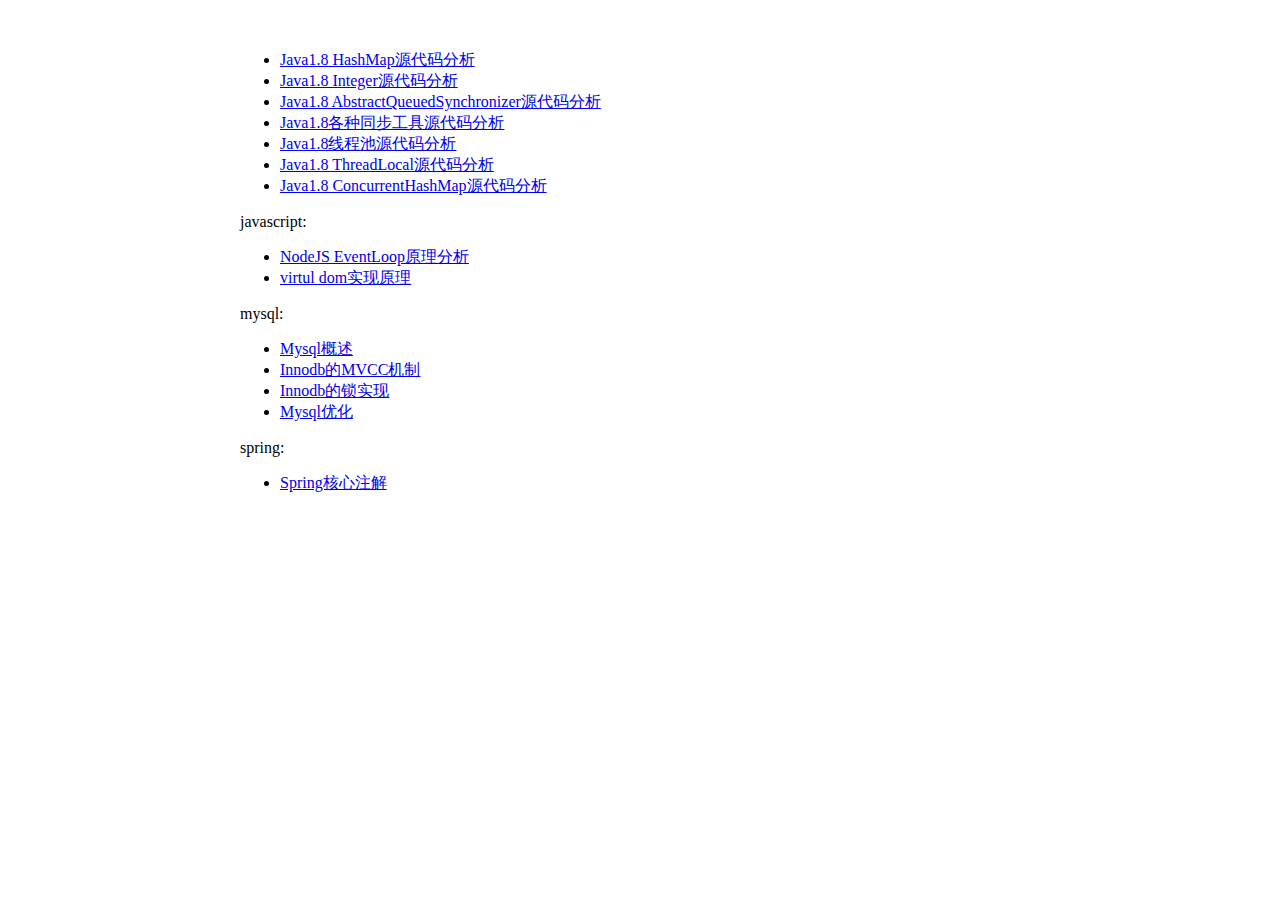
<file: index.html>
<!DOCTYPE html>
<html>
	<head>
		<title>Henson's Memo</title>
		<style type="text/css">
		.main {
			width: 800px;
			margin: 50px auto;
		}
		</style>
		<script type="text/javascript">
		</script>
	</head>
	<body>
		<div class="main">
		<ul>
			<li><a href="html/java_hashmap.html">Java1.8 HashMap源代码分析</a></li>
			<li><a href="html/java_integer.html">Java1.8 Integer源代码分析</a></li>
			<li><a href="html/java_aqs.html">Java1.8 AbstractQueuedSynchronizer源代码分析</a></li>
			<li><a href="html/java_concurrent_tools.html">Java1.8各种同步工具源代码分析</a></li>
			<li><a href="html/java_thread_pool_executor.html">Java1.8线程池源代码分析</a></li>
			<li><a href="html/java_thread_local.html">Java1.8 ThreadLocal源代码分析</a></li>
			<li><a href="html/java_concurrent_hashmap.html">Java1.8 ConcurrentHashMap源代码分析</a></li>
		</ul>
		javascript:
		<ul>
			<li><a href="html/js_eventloop.html">NodeJS EventLoop原理分析</a></li>
			<li><a href="html/js_vdom.html">virtul dom实现原理</a></li>
		</ul>
		mysql:
		<ul>
			<li><a href="html/mysql.html">Mysql概述</a></li>
			<li><a href="html/innodb_mvcc.html">Innodb的MVCC机制</a></li>
			<li><a href="html/innodb_locks.html">Innodb的锁实现</a></li>
			<li><a href="html/mysql_performance_optimization.html">Mysql优化</a></li>
		</ul>
		spring:
		<ul>
			<li><a href="html/spring_core_annotation.html">Spring核心注解</a></li>
		</ul>
		</div>
	</body>
</html>
</file>
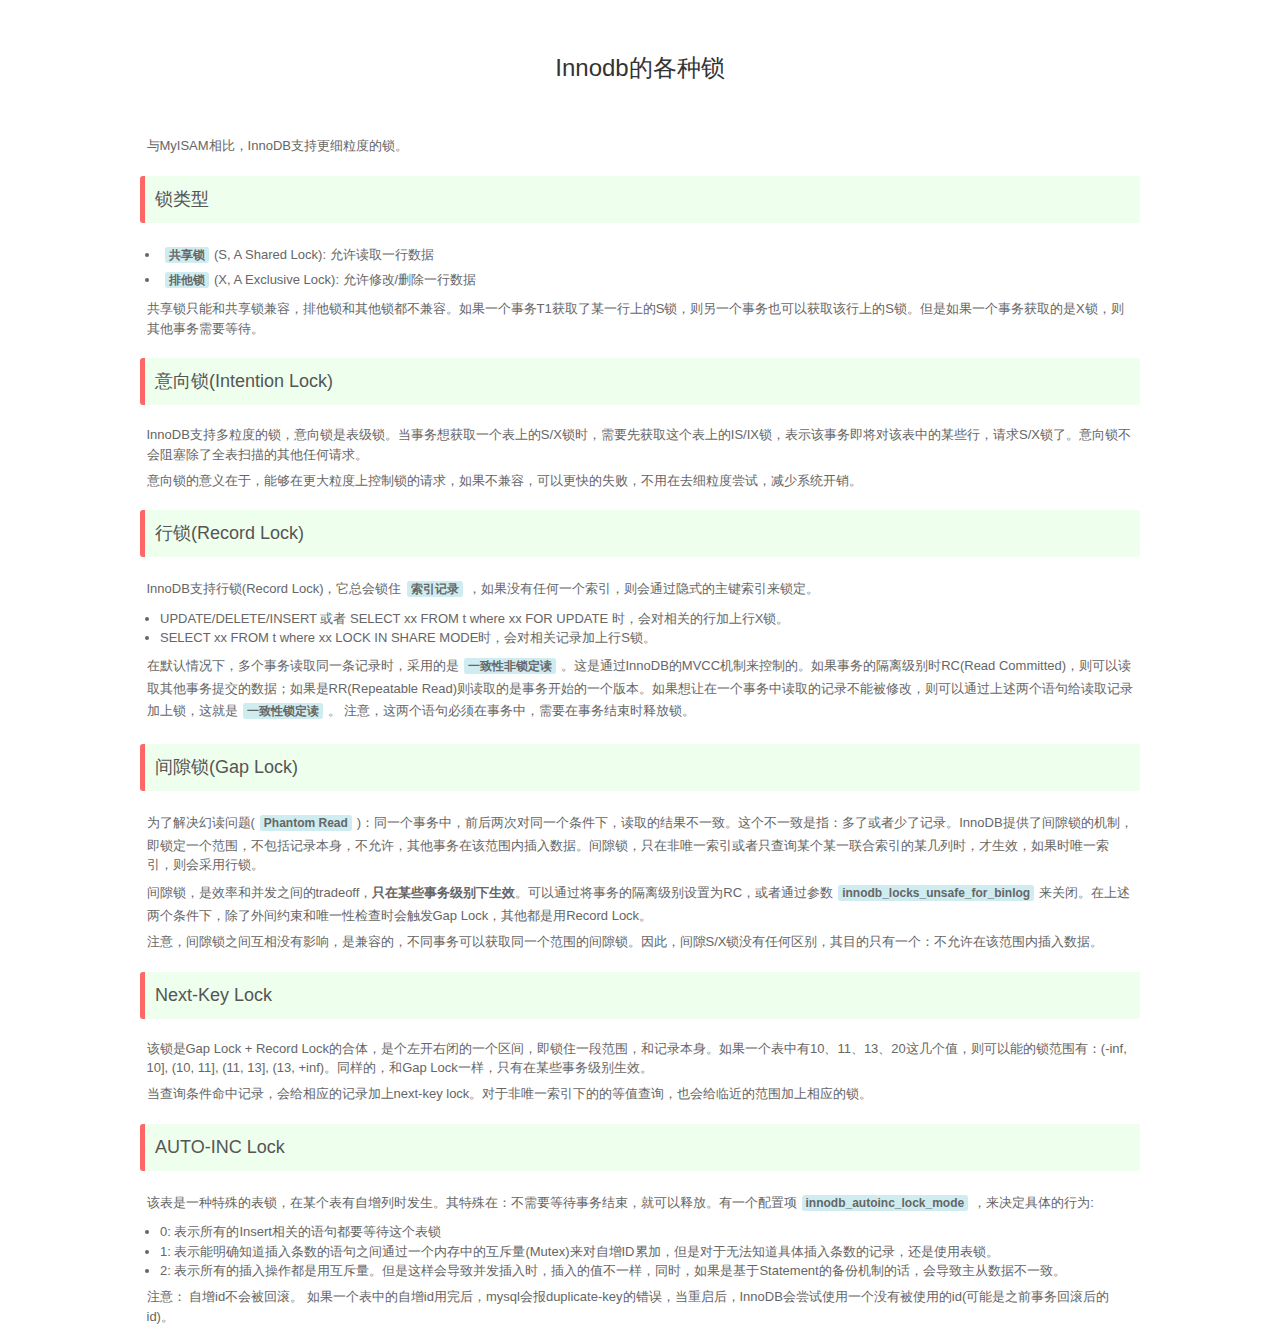
<file: html/innodb_locks.html>
<!DOCTYPE html>
<html>
	<head>
		<meta name="viewport" content="width=device-width, initial-scale=1.0, user-scalable=no">
		<title>innodb_locks - Henson's Memo</title>
		<link rel="stylesheet" href="../static/common.css">
		<link rel="stylesheet" href="../static/highlight/tomorrow.min.css">
		<script src="../static/highlight/highlight.min.js"></script>
		<script>hljs.initHighlightingOnLoad();</script>
		<style type="text/css">
		</style>
	</head>
	<body>
		<div class="main">
		<h1 id="innodb">Innodb的各种锁</h1>
<p>与MyISAM相比，InnoDB支持更细粒度的锁。</p>
<h3 id="">锁类型</h3>
<ul>
<li><code>共享锁</code>(S, A Shared Lock): 允许读取一行数据</li>
<li><code>排他锁</code>(X, A Exclusive Lock): 允许修改/删除一行数据</li>
</ul>
<p>共享锁只能和共享锁兼容，排他锁和其他锁都不兼容。如果一个事务T1获取了某一行上的S锁，则另一个事务也可以获取该行上的S锁。但是如果一个事务获取的是X锁，则其他事务需要等待。 </p>
<h3 id="intentionlock">意向锁(Intention Lock)</h3>
<p>InnoDB支持多粒度的锁，意向锁是表级锁。当事务想获取一个表上的S/X锁时，需要先获取这个表上的IS/IX锁，表示该事务即将对该表中的某些行，请求S/X锁了。意向锁不会阻塞除了全表扫描的其他任何请求。</p>
<p>意向锁的意义在于，能够在更大粒度上控制锁的请求，如果不兼容，可以更快的失败，不用在去细粒度尝试，减少系统开销。</p>
<h3 id="recordlock">行锁(Record Lock)</h3>
<p>InnoDB支持行锁(Record Lock)，它总会锁住<code>索引记录</code>，如果没有任何一个索引，则会通过隐式的主键索引来锁定。</p>
<ul>
<li>UPDATE/DELETE/INSERT 或者 SELECT xx FROM t where xx FOR UPDATE 时，会对相关的行加上行X锁。</li>
<li>SELECT xx FROM t where xx LOCK IN SHARE MODE时，会对相关记录加上行S锁。</li>
</ul>
<p>在默认情况下，多个事务读取同一条记录时，采用的是<code>一致性非锁定读</code>。这是通过InnoDB的MVCC机制来控制的。如果事务的隔离级别时RC(Read Committed)，则可以读取其他事务提交的数据；如果是RR(Repeatable Read)则读取的是事务开始的一个版本。如果想让在一个事务中读取的记录不能被修改，则可以通过上述两个语句给读取记录加上锁，这就是<code>一致性锁定读</code>。
注意，这两个语句必须在事务中，需要在事务结束时释放锁。</p>
<h3 id="gaplock">间隙锁(Gap Lock)</h3>
<p>为了解决幻读问题(<code>Phantom Read</code>)：同一个事务中，前后两次对同一个条件下，读取的结果不一致。这个不一致是指：多了或者少了记录。InnoDB提供了间隙锁的机制，即锁定一个范围，不包括记录本身，不允许，其他事务在该范围内插入数据。间隙锁，只在非唯一索引或者只查询某个某一联合索引的某几列时，才生效，如果时唯一索引，则会采用行锁。</p>
<p>间隙锁，是效率和并发之间的tradeoff，<strong>只在某些事务级别下生效</strong>。可以通过将事务的隔离级别设置为RC，或者通过参数<code>innodb_locks_unsafe_for_binlog</code>来关闭。在上述两个条件下，除了外间约束和唯一性检查时会触发Gap Lock，其他都是用Record Lock。</p>
<p>注意，间隙锁之间互相没有影响，是兼容的，不同事务可以获取同一个范围的间隙锁。因此，间隙S/X锁没有任何区别，其目的只有一个：不允许在该范围内插入数据。</p>
<h3 id="nextkeylock">Next-Key Lock</h3>
<p>该锁是Gap Lock + Record Lock的合体，是个左开右闭的一个区间，即锁住一段范围，和记录本身。如果一个表中有10、11、13、20这几个值，则可以能的锁范围有：(-inf, 10], (10, 11], (11, 13], (13, +inf)。同样的，和Gap Lock一样，只有在某些事务级别生效。</p>
<p>当查询条件命中记录，会给相应的记录加上next-key lock。对于非唯一索引下的的等值查询，也会给临近的范围加上相应的锁。</p>
<h3 id="autoinclock">AUTO-INC Lock</h3>
<p>该表是一种特殊的表锁，在某个表有自增列时发生。其特殊在：不需要等待事务结束，就可以释放。有一个配置项<code>innodb_autoinc_lock_mode</code>，来决定具体的行为:</p>
<ul>
<li>0: 表示所有的Insert相关的语句都要等待这个表锁</li>
<li>1: 表示能明确知道插入条数的语句之间通过一个内存中的互斥量(Mutex)来对自增ID累加，但是对于无法知道具体插入条数的记录，还是使用表锁。</li>
<li>2: 表示所有的插入操作都是用互斥量。但是这样会导致并发插入时，插入的值不一样，同时，如果是基于Statement的备份机制的话，会导致主从数据不一致。</li>
</ul>
<p>注意：
  自增id不会被回滚。
  如果一个表中的自增id用完后，mysql会报duplicate-key的错误，当重启后，InnoDB会尝试使用一个没有被使用的id(可能是之前事务回滚后的id)。   </p>
		</div>
	</body>
</html>
</file>
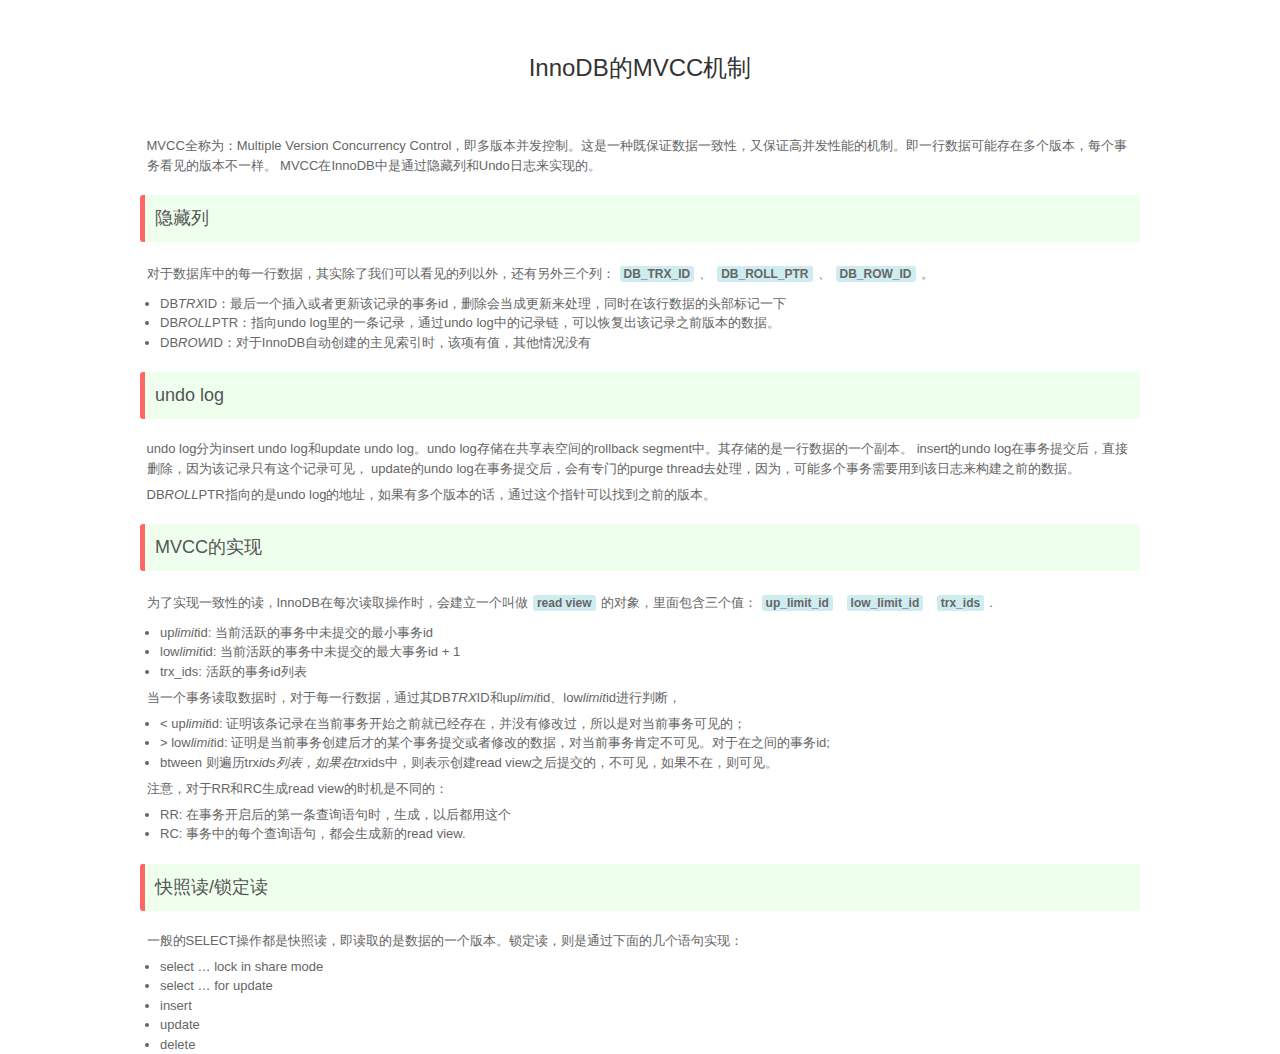
<file: html/innodb_mvcc.html>
<!DOCTYPE html>
<html>
	<head>
		<meta name="viewport" content="width=device-width, initial-scale=1.0, user-scalable=no">
		<title>innodb_mvcc - Henson's Memo</title>
		<link rel="stylesheet" href="../static/common.css">
		<link rel="stylesheet" href="../static/highlight/tomorrow.min.css">
		<script src="../static/highlight/highlight.min.js"></script>
		<script>hljs.initHighlightingOnLoad();</script>
		<style type="text/css">
		</style>
	</head>
	<body>
		<div class="main">
		<h1 id="innodbmvcc">InnoDB的MVCC机制</h1>
<p>MVCC全称为：Multiple Version Concurrency Control，即多版本并发控制。这是一种既保证数据一致性，又保证高并发性能的机制。即一行数据可能存在多个版本，每个事务看见的版本不一样。
MVCC在InnoDB中是通过隐藏列和Undo日志来实现的。</p>
<h3 id="">隐藏列</h3>
<p>对于数据库中的每一行数据，其实除了我们可以看见的列以外，还有另外三个列：<code>DB_TRX_ID</code>、<code>DB_ROLL_PTR</code>、<code>DB_ROW_ID</code>。</p>
<ul>
<li>DB<em>TRX</em>ID：最后一个插入或者更新该记录的事务id，删除会当成更新来处理，同时在该行数据的头部标记一下</li>
<li>DB<em>ROLL</em>PTR：指向undo log里的一条记录，通过undo log中的记录链，可以恢复出该记录之前版本的数据。</li>
<li>DB<em>ROW</em>ID：对于InnoDB自动创建的主见索引时，该项有值，其他情况没有</li>
</ul>
<h3 id="undolog">undo log</h3>
<p>undo log分为insert undo log和update undo log。undo log存储在共享表空间的rollback segment中。其存储的是一行数据的一个副本。
insert的undo log在事务提交后，直接删除，因为该记录只有这个记录可见，
update的undo log在事务提交后，会有专门的purge thread去处理，因为，可能多个事务需要用到该日志来构建之前的数据。</p>
<p>DB<em>ROLL</em>PTR指向的是undo log的地址，如果有多个版本的话，通过这个指针可以找到之前的版本。</p>
<h3 id="mvcc">MVCC的实现</h3>
<p>为了实现一致性的读，InnoDB在每次读取操作时，会建立一个叫做<code>read view</code>的对象，里面包含三个值：<code>up_limit_id</code> <code>low_limit_id</code> <code>trx_ids</code>.</p>
<ul>
<li>up<em>limit</em>id: 当前活跃的事务中未提交的最小事务id</li>
<li>low<em>limit</em>id: 当前活跃的事务中未提交的最大事务id + 1</li>
<li>trx_ids: 活跃的事务id列表</li>
</ul>
<p>当一个事务读取数据时，对于每一行数据，通过其DB<em>TRX</em>ID和up<em>limit</em>id、low<em>limit</em>id进行判断，</p>
<ul>
<li>&lt; up<em>limit</em>id: 证明该条记录在当前事务开始之前就已经存在，并没有修改过，所以是对当前事务可见的；</li>
<li>&gt; low<em>limit</em>id: 证明是当前事务创建后才的某个事务提交或者修改的数据，对当前事务肯定不可见。对于在之间的事务id;</li>
<li>btween 则遍历trx<em>ids列表，如果在trx</em>ids中，则表示创建read view之后提交的，不可见，如果不在，则可见。</li>
</ul>
<p>注意，对于RR和RC生成read view的时机是不同的：</p>
<ul>
<li>RR: 在事务开启后的第一条查询语句时，生成，以后都用这个</li>
<li>RC: 事务中的每个查询语句，都会生成新的read view.</li>
</ul>
<h3 id="-1">快照读/锁定读</h3>
<p>一般的SELECT操作都是快照读，即读取的是数据的一个版本。锁定读，则是通过下面的几个语句实现：</p>
<ul>
<li>select … lock in share mode</li>
<li>select … for update</li>
<li>insert</li>
<li>update</li>
<li>delete</li>
</ul>
		</div>
	</body>
</html>
</file>
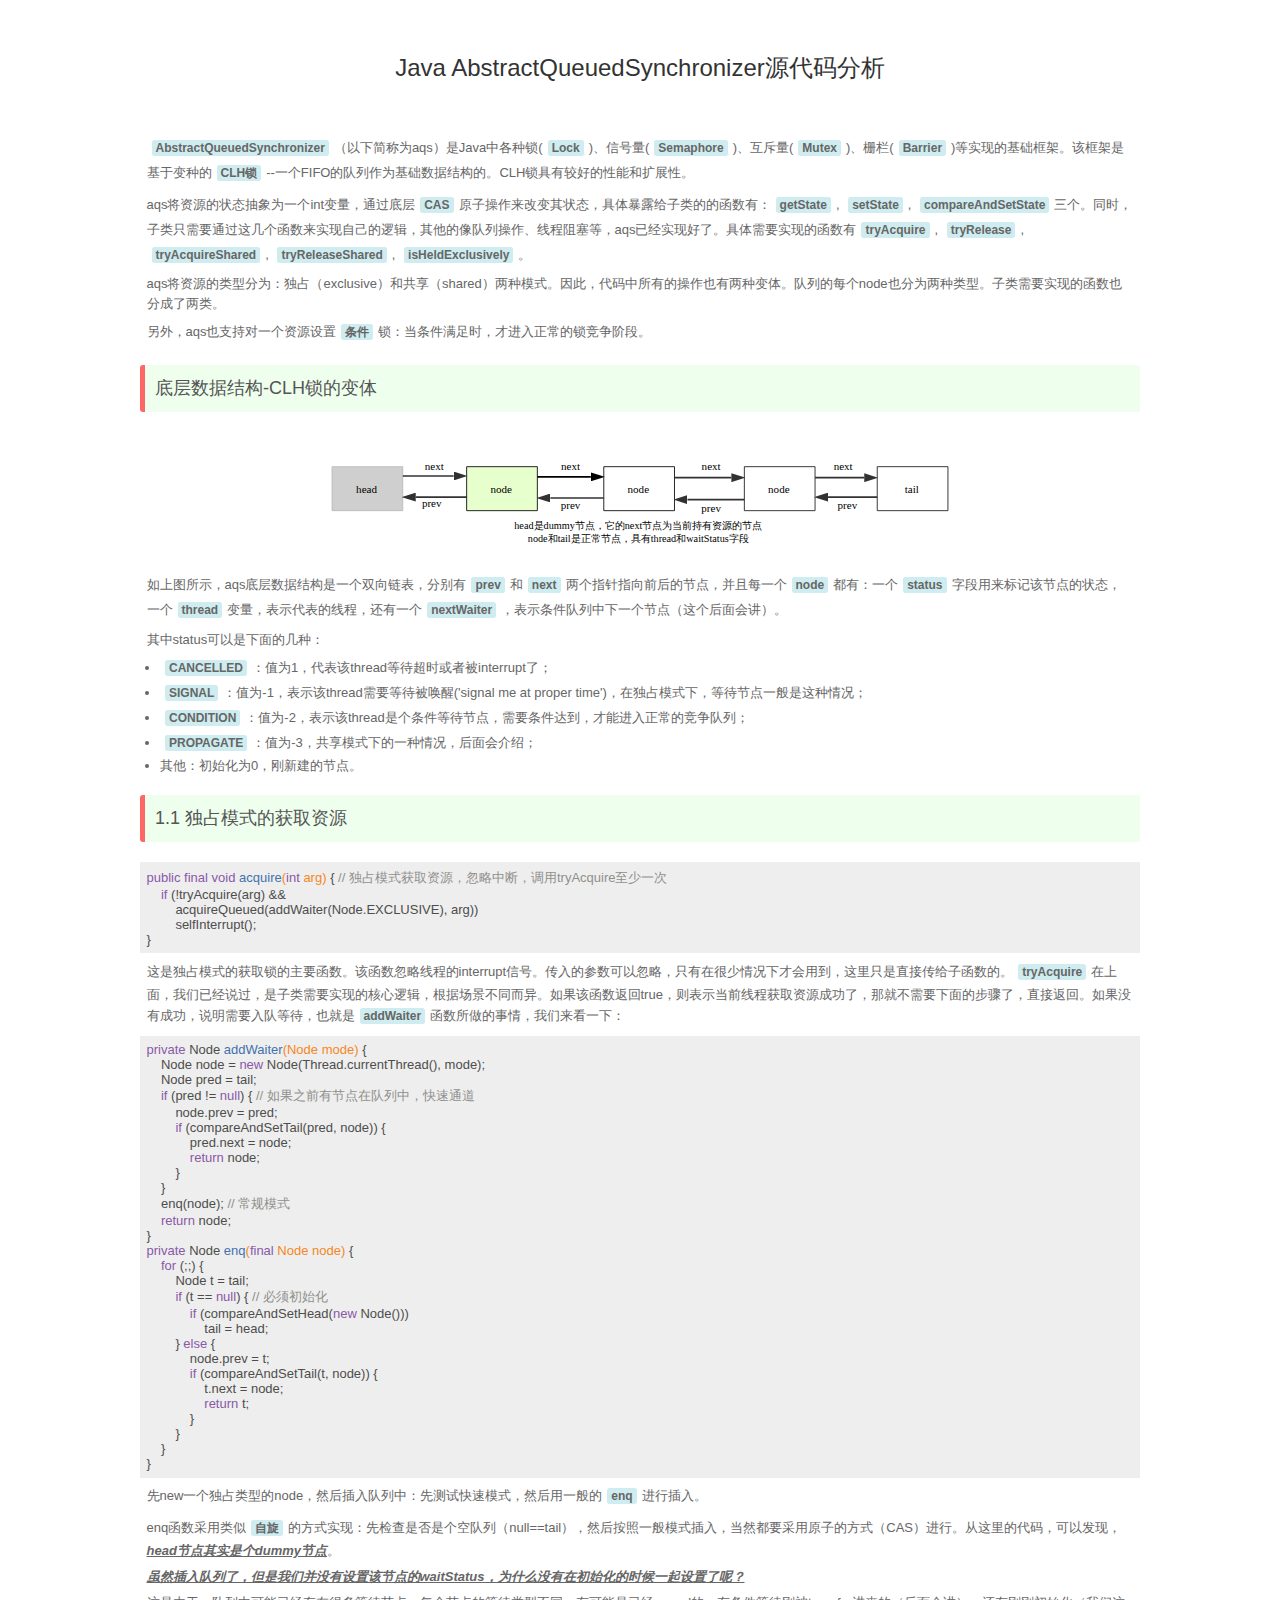
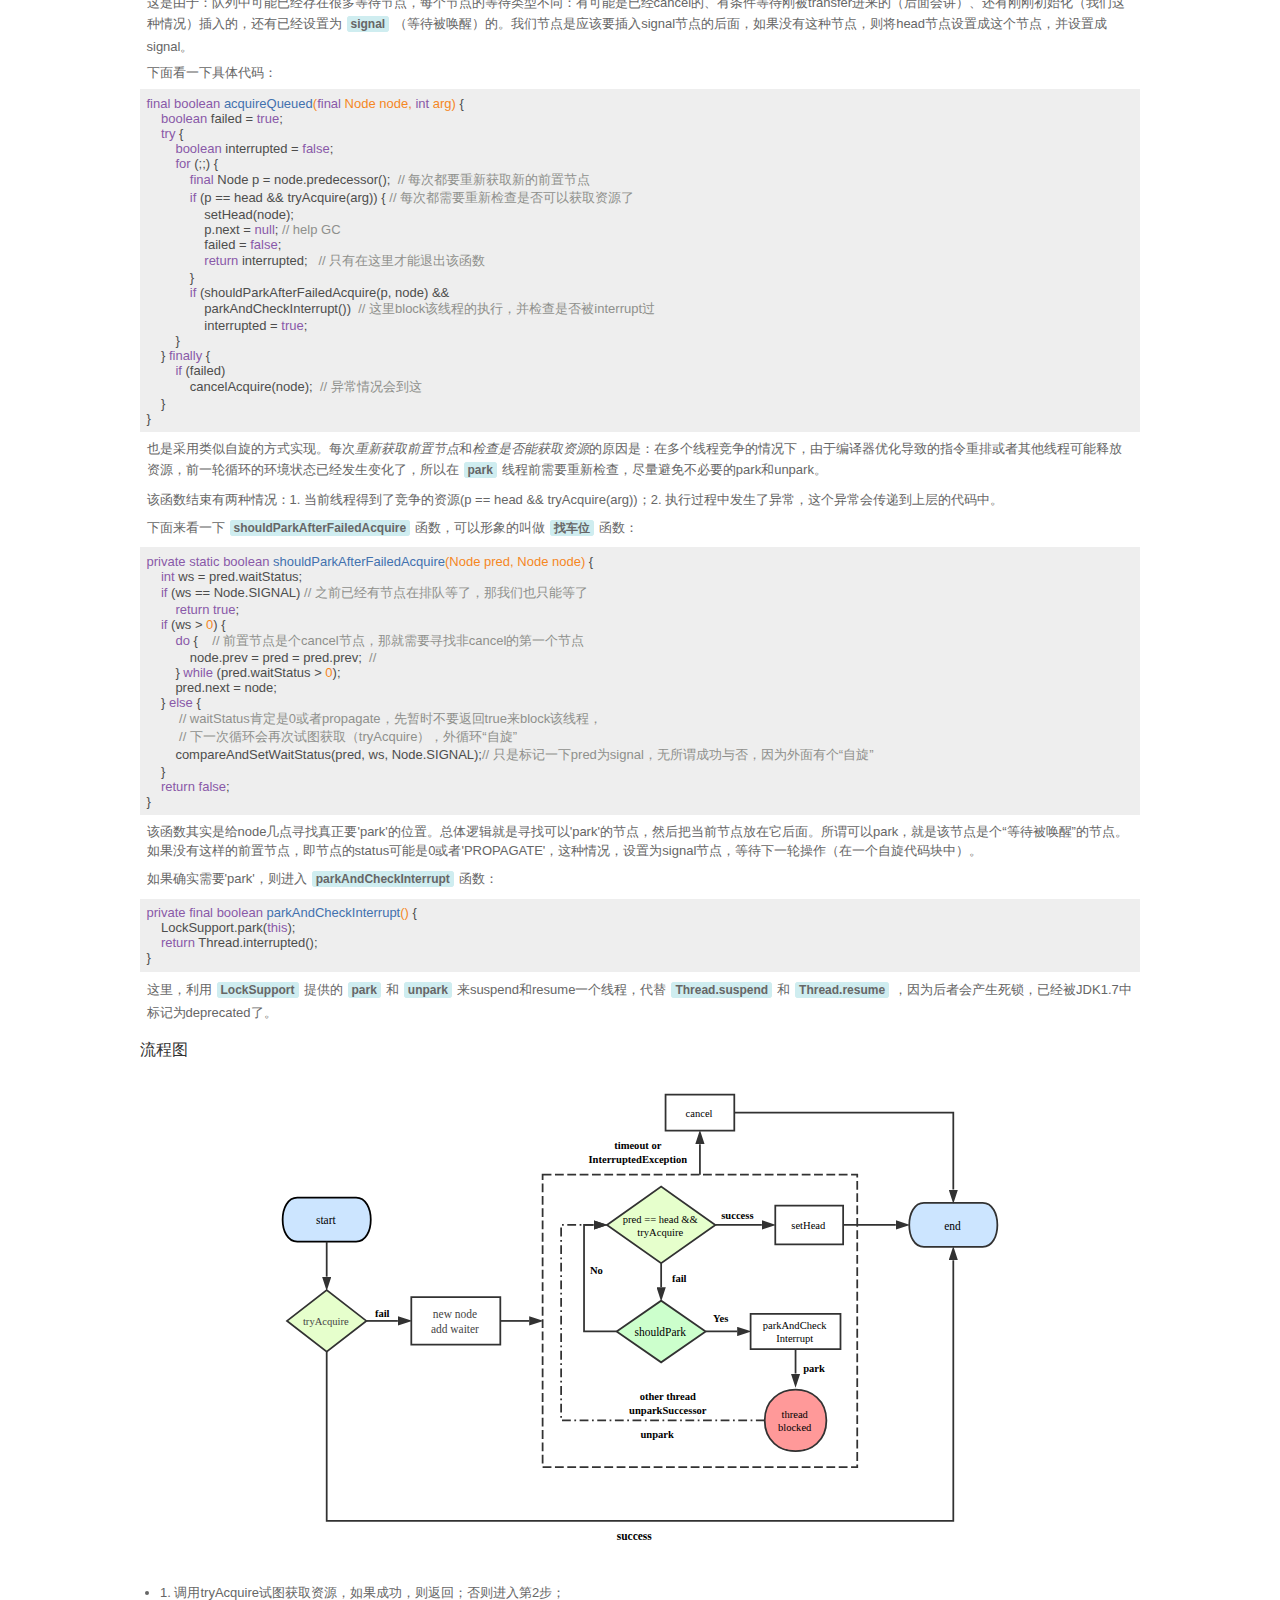
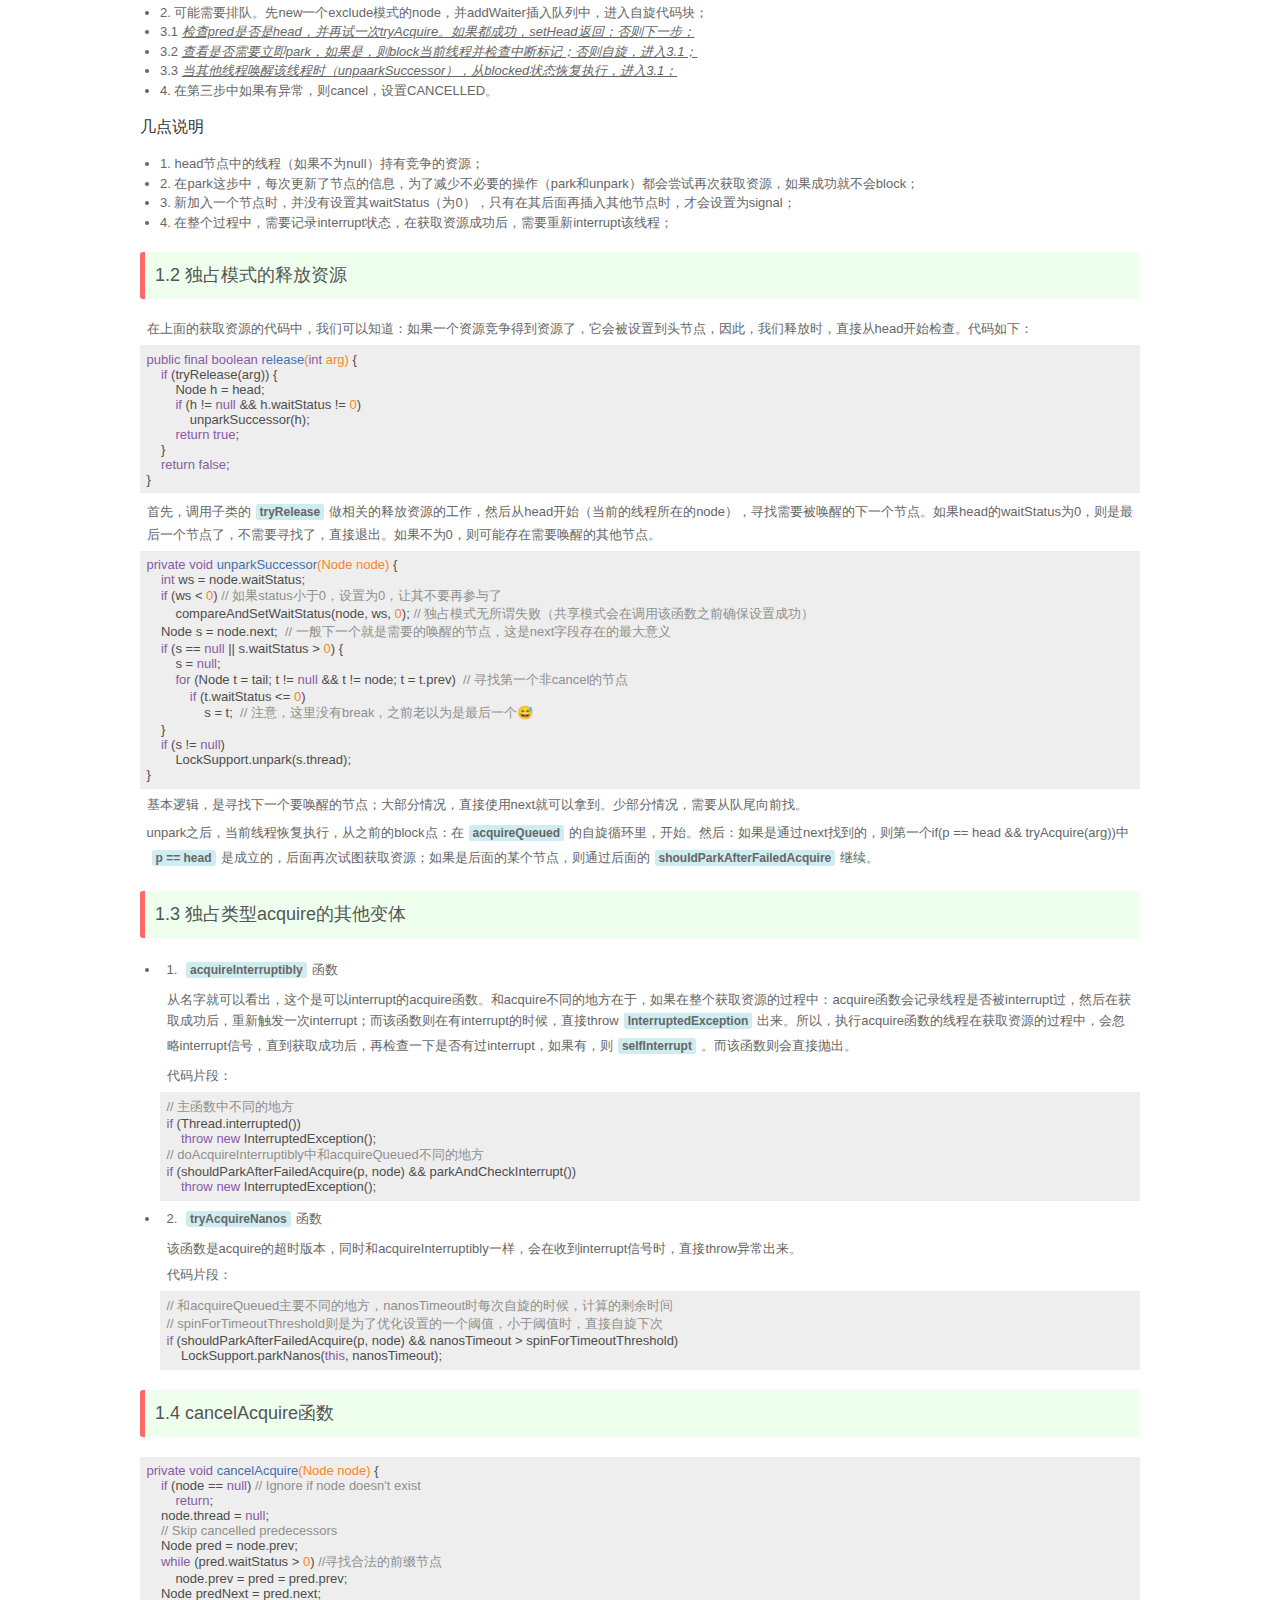
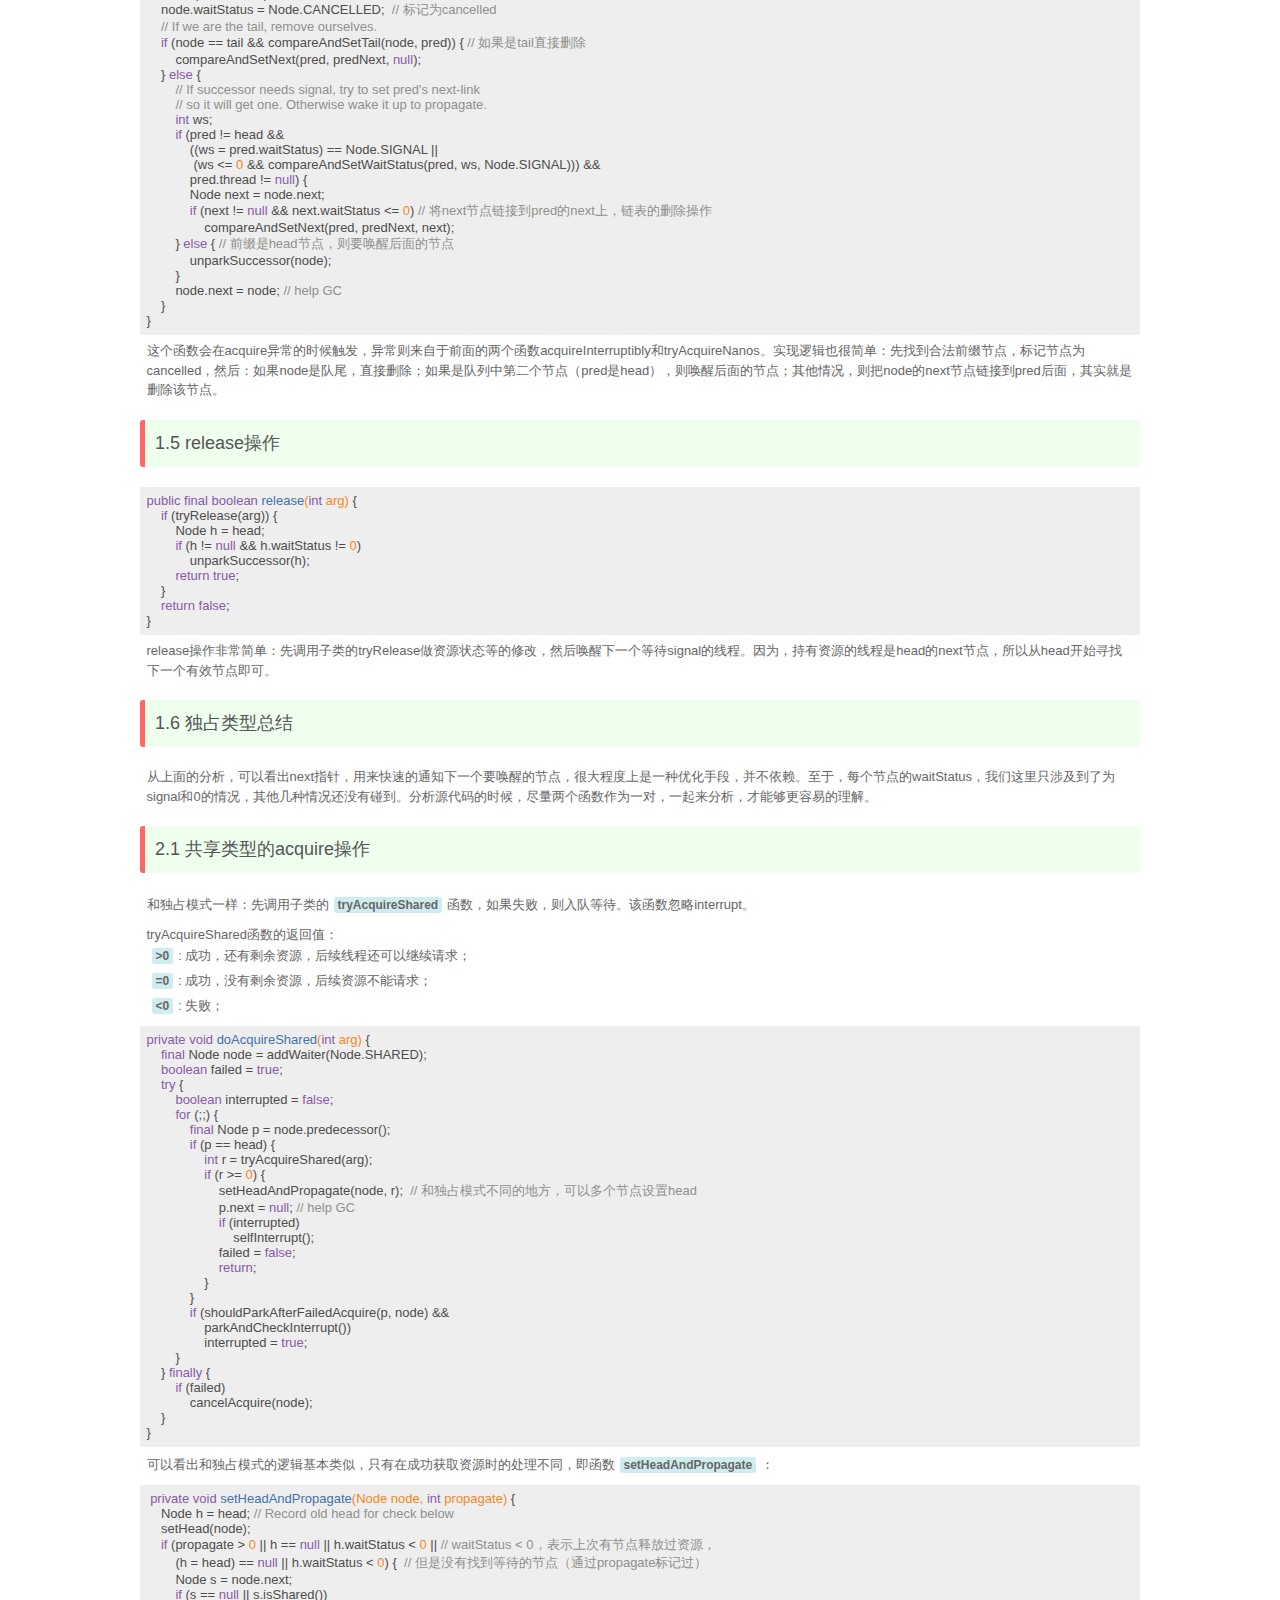
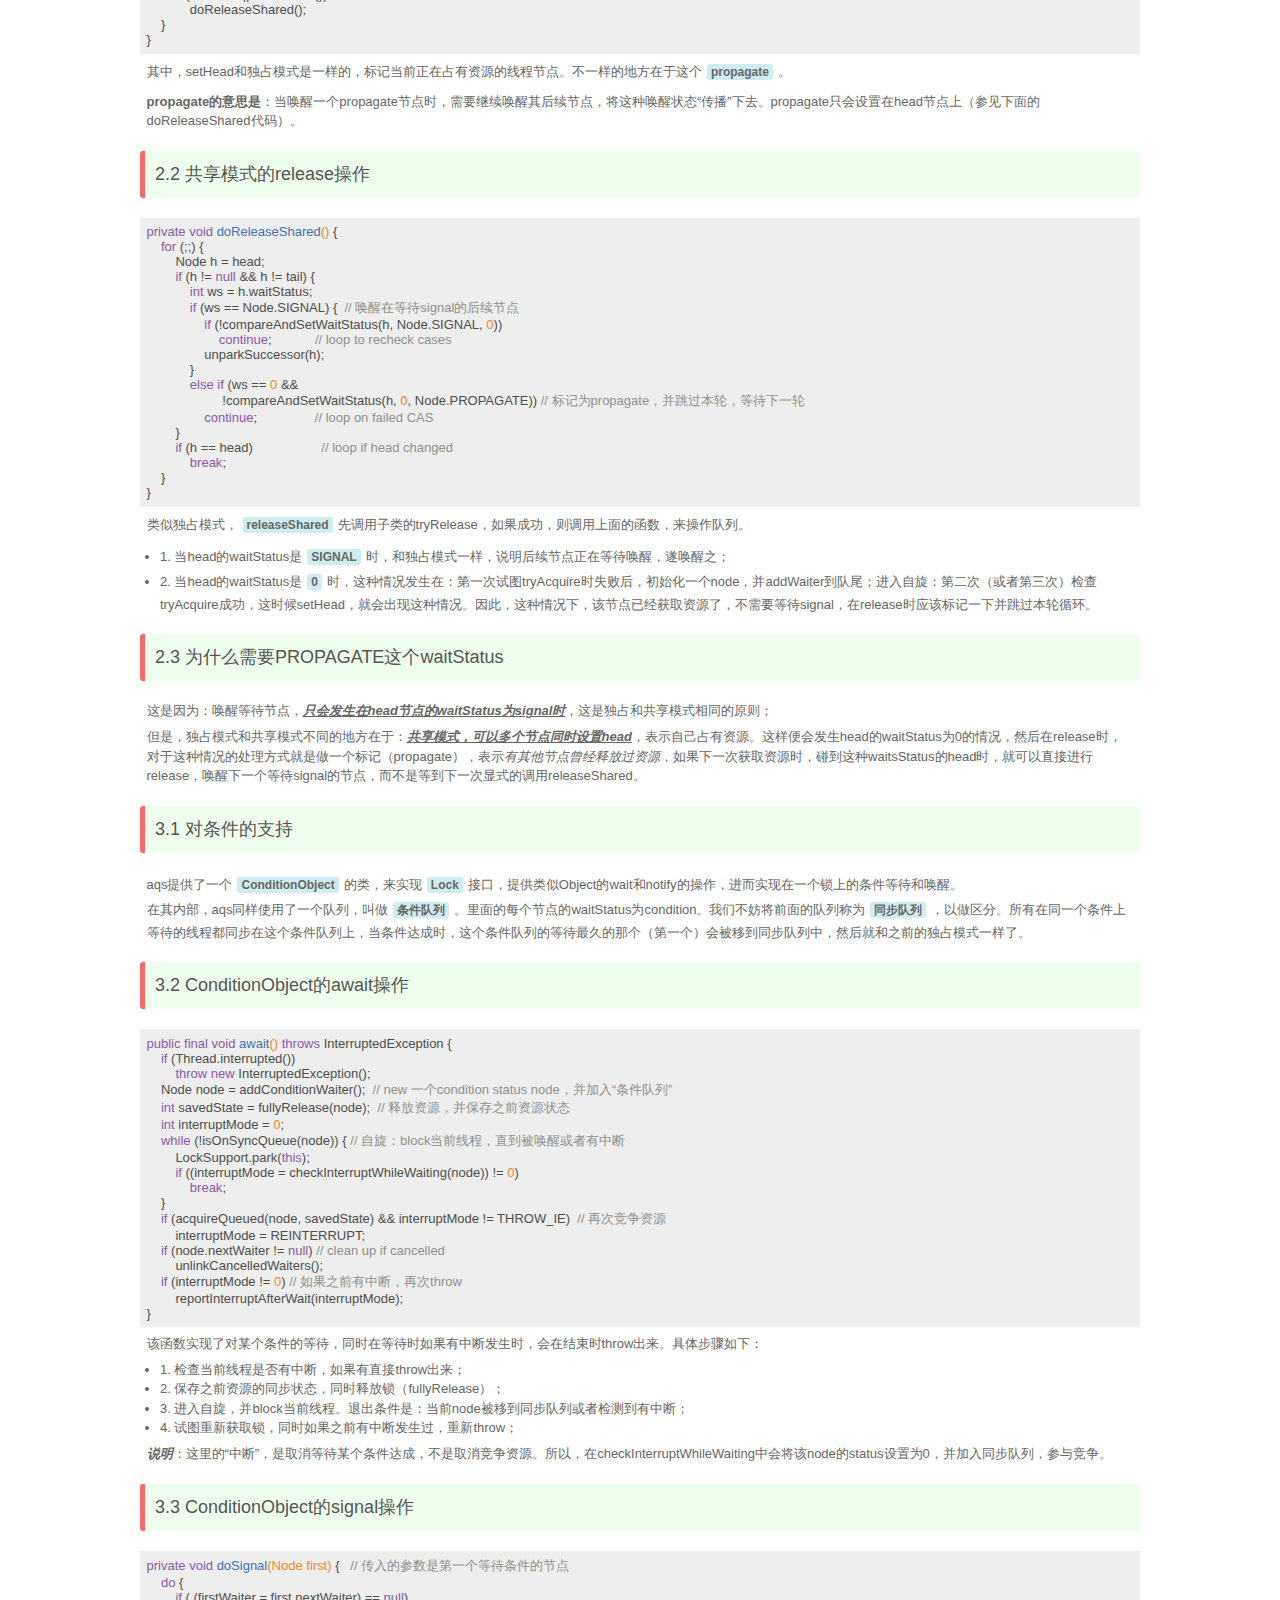
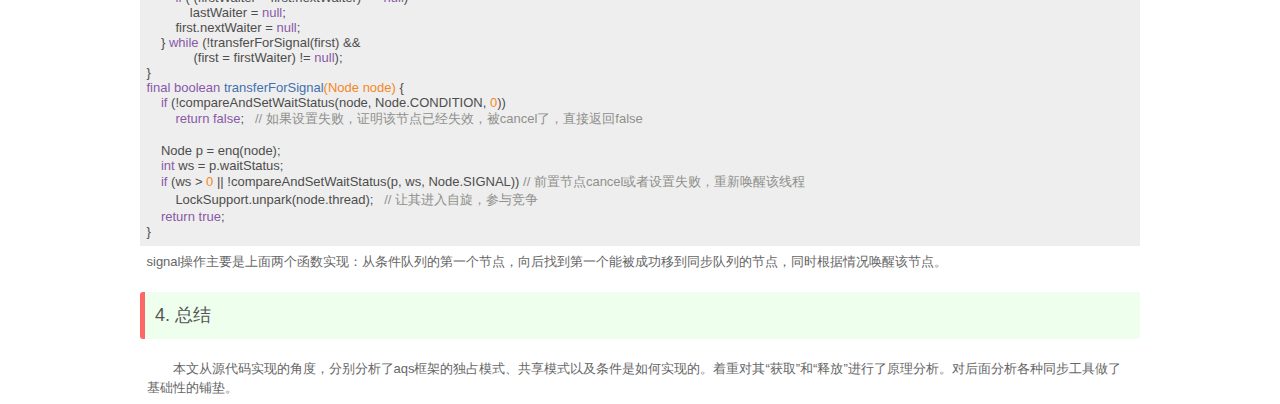
<file: html/java_aqs.html>
<!DOCTYPE html>
<html>
	<head>
		<meta name="viewport" content="width=device-width, initial-scale=1.0, user-scalable=no">
		<title>java_aqs - Henson's Blog</title>
		<link rel="stylesheet" href="../static/common.css">
		<link rel="stylesheet" href="../static/highlight/tomorrow.min.css">
		<script src="../static/highlight/highlight.min.js"></script>
		<script>hljs.initHighlightingOnLoad();</script>
		<style type="text/css">
		</style>
	</head>
	<body>
		<div class="main">
		<h1 id="javaabstractqueuedsynchronizer">Java AbstractQueuedSynchronizer源代码分析</h1>
<p><code>AbstractQueuedSynchronizer</code>（以下简称为aqs）是Java中各种锁(<code>Lock</code>)、信号量(<code>Semaphore</code>)、互斥量(<code>Mutex</code>)、栅栏(<code>Barrier</code>)等实现的基础框架。该框架是基于变种的<code>CLH锁</code>--一个FIFO的队列作为基础数据结构的。CLH锁具有较好的性能和扩展性。</p>
<p>aqs将资源的状态抽象为一个int变量，通过底层<code>CAS</code>原子操作来改变其状态，具体暴露给子类的的函数有：<code>getState</code>, <code>setState</code>, <code>compareAndSetState</code>三个。同时，子类只需要通过这几个函数来实现自己的逻辑，其他的像队列操作、线程阻塞等，aqs已经实现好了。具体需要实现的函数有<code>tryAcquire</code>, <code>tryRelease</code>, <code>tryAcquireShared</code>, <code>tryReleaseShared</code>, <code>isHeldExclusively</code>。</p>
<p>aqs将资源的类型分为：独占（exclusive）和共享（shared）两种模式。因此，代码中所有的操作也有两种变体。队列的每个node也分为两种类型。子类需要实现的函数也分成了两类。</p>
<p>另外，aqs也支持对一个资源设置<code>条件</code>锁：当条件满足时，才进入正常的锁竞争阶段。</p>
<h3 id="clh">底层数据结构-CLH锁的变体</h3>
<p><center><img src="../imgs/aqs_data_structure.svg" alt="aqs数据结构图" width="650" height="auto" /></center></p>
<p>如上图所示，aqs底层数据结构是一个双向链表，分别有<code>prev</code>和<code>next</code>两个指针指向前后的节点，并且每一个<code>node</code>都有：一个<code>status</code>字段用来标记该节点的状态，一个<code>thread</code>变量，表示代表的线程，还有一个<code>nextWaiter</code>，表示条件队列中下一个节点（这个后面会讲）。</p>
<p>其中status可以是下面的几种：</p>
<ul>
<li><code>CANCELLED</code>：值为1，代表该thread等待超时或者被interrupt了；</li>
<li><code>SIGNAL</code>：值为-1，表示该thread需要等待被唤醒('signal me at proper time')，在独占模式下，等待节点一般是这种情况；</li>
<li><code>CONDITION</code>：值为-2，表示该thread是个条件等待节点，需要条件达到，才能进入正常的竞争队列；</li>
<li><code>PROPAGATE</code>：值为-3，共享模式下的一种情况，后面会介绍；</li>
<li>其他：初始化为0，刚新建的节点。</li>
</ul>
<h3 id="11">1.1 独占模式的获取资源</h3>
<pre><code class="java language-java">public final void acquire(int arg) { // 独占模式获取资源，忽略中断，调用tryAcquire至少一次
    if (!tryAcquire(arg) &amp;&amp;
        acquireQueued(addWaiter(Node.EXCLUSIVE), arg))
        selfInterrupt();
}
</code></pre>
<p>这是独占模式的获取锁的主要函数。该函数忽略线程的interrupt信号。传入的参数可以忽略，只有在很少情况下才会用到，这里只是直接传给子函数的。<code>tryAcquire</code>在上面，我们已经说过，是子类需要实现的核心逻辑，根据场景不同而异。如果该函数返回true，则表示当前线程获取资源成功了，那就不需要下面的步骤了，直接返回。如果没有成功，说明需要入队等待，也就是<code>addWaiter</code>函数所做的事情，我们来看一下：</p>
<pre><code class="java language-java">private Node addWaiter(Node mode) {
    Node node = new Node(Thread.currentThread(), mode);
    Node pred = tail;
    if (pred != null) { // 如果之前有节点在队列中，快速通道
        node.prev = pred;
        if (compareAndSetTail(pred, node)) {
            pred.next = node;
            return node;
        }
    }
    enq(node); // 常规模式
    return node;
}
private Node enq(final Node node) {
    for (;;) {
        Node t = tail;
        if (t == null) { // 必须初始化
            if (compareAndSetHead(new Node()))
                tail = head;
        } else {
            node.prev = t;
            if (compareAndSetTail(t, node)) {
                t.next = node;
                return t;
            }
        }
    }
}
</code></pre>
<p>先new一个独占类型的node，然后插入队列中：先测试快速模式，然后用一般的<code>enq</code>进行插入。</p>
<p>enq函数采用类似<code>自旋</code>的方式实现：先检查是否是个空队列（null==tail），然后按照一般模式插入，当然都要采用原子的方式（CAS）进行。从这里的代码，可以发现，<span style="text-decoration:underline;"><strong><em>head节点其实是个dummy节点</em></strong></span>。</p>
<p><span style="text-decoration:underline;"><strong><em>虽然插入队列了，但是我们并没有设置该节点的waitStatus，为什么没有在初始化的时候一起设置了呢？</em></strong></span></p>
<p>这是由于：队列中可能已经存在很多等待节点，每个节点的等待类型不同：有可能是已经cancel的、有条件等待刚被transfer进来的（后面会讲）、还有刚刚初始化（我们这种情况）插入的，还有已经设置为<code>signal</code>（等待被唤醒）的。我们节点是应该要插入signal节点的后面，如果没有这种节点，则将head节点设置成这个节点，并设置成signal。</p>
<p>下面看一下具体代码：</p>
<pre><code class="java language-java">final boolean acquireQueued(final Node node, int arg) {
    boolean failed = true;
    try {
        boolean interrupted = false;
        for (;;) {
            final Node p = node.predecessor();  // 每次都要重新获取新的前置节点
            if (p == head &amp;&amp; tryAcquire(arg)) { // 每次都需要重新检查是否可以获取资源了
                setHead(node);
                p.next = null; // help GC
                failed = false;
                return interrupted;   // 只有在这里才能退出该函数
            }
            if (shouldParkAfterFailedAcquire(p, node) &amp;&amp;
                parkAndCheckInterrupt())  // 这里block该线程的执行，并检查是否被interrupt过
                interrupted = true;
        }
    } finally {
        if (failed)
            cancelAcquire(node);  // 异常情况会到这
    }
}
</code></pre>
<p>也是采用类似自旋的方式实现。每次<em>重新获取前置节点</em>和<em>检查是否能获取资源</em>的原因是：在多个线程竞争的情况下，由于编译器优化导致的指令重排或者其他线程可能释放资源，前一轮循环的环境状态已经发生变化了，所以在<code>park</code>线程前需要重新检查，尽量避免不必要的park和unpark。</p>
<p>该函数结束有两种情况：1. 当前线程得到了竞争的资源(p == head &amp;&amp; tryAcquire(arg))；2. 执行过程中发生了异常，这个异常会传递到上层的代码中。</p>
<p>下面来看一下<code>shouldParkAfterFailedAcquire</code>函数，可以形象的叫做<code>找车位</code>函数：</p>
<pre><code class="java language-java">private static boolean shouldParkAfterFailedAcquire(Node pred, Node node) {
    int ws = pred.waitStatus;
    if (ws == Node.SIGNAL) // 之前已经有节点在排队等了，那我们也只能等了
        return true;
    if (ws &gt; 0) {
        do {    // 前置节点是个cancel节点，那就需要寻找非cancel的第一个节点
            node.prev = pred = pred.prev;  //
        } while (pred.waitStatus &gt; 0);
        pred.next = node;
    } else {
         // waitStatus肯定是0或者propagate，先暂时不要返回true来block该线程，
         // 下一次循环会再次试图获取（tryAcquire），外循环“自旋”
        compareAndSetWaitStatus(pred, ws, Node.SIGNAL);// 只是标记一下pred为signal，无所谓成功与否，因为外面有个“自旋”
    }
    return false;
}
</code></pre>
<p>该函数其实是给node几点寻找真正要'park'的位置。总体逻辑就是寻找可以'park'的节点，然后把当前节点放在它后面。所谓可以park，就是该节点是个“等待被唤醒”的节点。如果没有这样的前置节点，即节点的status可能是0或者'PROPAGATE'，这种情况，设置为signal节点，等待下一轮操作（在一个自旋代码块中）。</p>
<p>如果确实需要'park'，则进入<code>parkAndCheckInterrupt</code>函数：</p>
<pre><code class="java language-java">private final boolean parkAndCheckInterrupt() {
    LockSupport.park(this);
    return Thread.interrupted();
}
</code></pre>
<p>这里，利用<code>LockSupport</code>提供的<code>park</code>和<code>unpark</code>来suspend和resume一个线程，代替<code>Thread.suspend</code>和<code>Thread.resume</code>，因为后者会产生死锁，已经被JDK1.7中标记为deprecated了。</p>
<h4 id="">流程图</h4>
<p><center><img src="../imgs/aqs_acquire.svg" alt="aqs acquire流程图" width="750" height="auto" /></center></p>
<ul>
<li>1. 调用tryAcquire试图获取资源，如果成功，则返回；否则进入第2步；</li>
<li>2. 可能需要排队。先new一个exclude模式的node，并addWaiter插入队列中，进入自旋代码块；</li>
<li>3.1 <span style="text-decoration:underline;"><em>检查pred是否是head，并再试一次tryAcquire。如果都成功，setHead返回；否则下一步；</em></span></li>
<li>3.2 <span style="text-decoration:underline;"><em>查看是否需要立即park，如果是，则block当前线程并检查中断标记；否则自旋，进入3.1；</em></span></li>
<li>3.3 <span style="text-decoration:underline;"><em>当其他线程唤醒该线程时（unpaarkSuccessor），从blocked状态恢复执行，进入3.1；</em></span></li>
<li>4. 在第三步中如果有异常，则cancel，设置CANCELLED。</li>
</ul>
<h4 id="-1">几点说明</h4>
<ul>
<li>1. head节点中的线程（如果不为null）持有竞争的资源；</li>
<li>2. 在park这步中，每次更新了节点的信息，为了减少不必要的操作（park和unpark）都会尝试再次获取资源，如果成功就不会block；</li>
<li>3. 新加入一个节点时，并没有设置其waitStatus（为0），只有在其后面再插入其他节点时，才会设置为signal；</li>
<li>4. 在整个过程中，需要记录interrupt状态，在获取资源成功后，需要重新interrupt该线程；</li>
</ul>
<h3 id="12">1.2 独占模式的释放资源</h3>
<p>在上面的获取资源的代码中，我们可以知道：如果一个资源竞争得到资源了，它会被设置到头节点，因此，我们释放时，直接从head开始检查。代码如下：</p>
<pre><code class="java language-java">public final boolean release(int arg) {
    if (tryRelease(arg)) {
        Node h = head;
        if (h != null &amp;&amp; h.waitStatus != 0)
            unparkSuccessor(h);
        return true;
    }
    return false;
}
</code></pre>
<p>首先，调用子类的<code>tryRelease</code>做相关的释放资源的工作，然后从head开始（当前的线程所在的node），寻找需要被唤醒的下一个节点。如果head的waitStatus为0，则是最后一个节点了，不需要寻找了，直接退出。如果不为0，则可能存在需要唤醒的其他节点。</p>
<pre><code class="java language-java">private void unparkSuccessor(Node node) {
    int ws = node.waitStatus;
    if (ws &lt; 0) // 如果status小于0，设置为0，让其不要再参与了
        compareAndSetWaitStatus(node, ws, 0); // 独占模式无所谓失败（共享模式会在调用该函数之前确保设置成功）
    Node s = node.next;  // 一般下一个就是需要的唤醒的节点，这是next字段存在的最大意义
    if (s == null || s.waitStatus &gt; 0) {
        s = null;
        for (Node t = tail; t != null &amp;&amp; t != node; t = t.prev)  // 寻找第一个非cancel的节点
            if (t.waitStatus &lt;= 0)
                s = t;  // 注意，这里没有break，之前老以为是最后一个😅
    }
    if (s != null)
        LockSupport.unpark(s.thread);
}
</code></pre>
<p>基本逻辑，是寻找下一个要唤醒的节点；大部分情况，直接使用next就可以拿到。少部分情况，需要从队尾向前找。</p>
<p>unpark之后，当前线程恢复执行，从之前的block点：在<code>acquireQueued</code>的自旋循环里，开始。然后：如果是通过next找到的，则第一个if(p == head &amp;&amp; tryAcquire(arg))中<code>p == head</code>是成立的，后面再次试图获取资源；如果是后面的某个节点，则通过后面的<code>shouldParkAfterFailedAcquire</code>继续。</p>
<h3 id="13acquire">1.3 独占类型acquire的其他变体</h3>
<ul>
<li><p>1. <code>acquireInterruptibly</code>函数</p>
<p>从名字就可以看出，这个是可以interrupt的acquire函数。和acquire不同的地方在于，如果在整个获取资源的过程中：acquire函数会记录线程是否被interrupt过，然后在获取成功后，重新触发一次interrupt；而该函数则在有interrupt的时候，直接throw<code>InterruptedException</code>出来。所以，执行acquire函数的线程在获取资源的过程中，会忽略interrupt信号，直到获取成功后，再检查一下是否有过interrupt，如果有，则<code>selfInterrupt</code>。而该函数则会直接抛出。</p>
<p>代码片段：</p>
<pre><code class="java language-java">// 主函数中不同的地方
if (Thread.interrupted())
    throw new InterruptedException();
// doAcquireInterruptibly中和acquireQueued不同的地方
if (shouldParkAfterFailedAcquire(p, node) &amp;&amp; parkAndCheckInterrupt())
    throw new InterruptedException();
</code></pre></li>
<li><p>2. <code>tryAcquireNanos</code>函数</p>
<p>该函数是acquire的超时版本，同时和acquireInterruptibly一样，会在收到interrupt信号时，直接throw异常出来。</p>
<p>代码片段：</p>
<pre><code class="java language-java">// 和acquireQueued主要不同的地方，nanosTimeout时每次自旋的时候，计算的剩余时间
// spinForTimeoutThreshold则是为了优化设置的一个阈值，小于阈值时，直接自旋下次
if (shouldParkAfterFailedAcquire(p, node) &amp;&amp; nanosTimeout &gt; spinForTimeoutThreshold)
    LockSupport.parkNanos(this, nanosTimeout);
</code></pre></li>
</ul>
<h3 id="14cancelacquire">1.4 cancelAcquire函数</h3>
<pre><code class="java language-java">private void cancelAcquire(Node node) {
    if (node == null) // Ignore if node doesn't exist
        return;
    node.thread = null;
    // Skip cancelled predecessors
    Node pred = node.prev;
    while (pred.waitStatus &gt; 0) //寻找合法的前缀节点
        node.prev = pred = pred.prev;
    Node predNext = pred.next;
    node.waitStatus = Node.CANCELLED;  // 标记为cancelled
    // If we are the tail, remove ourselves.
    if (node == tail &amp;&amp; compareAndSetTail(node, pred)) { // 如果是tail直接删除
        compareAndSetNext(pred, predNext, null);
    } else {
        // If successor needs signal, try to set pred's next-link
        // so it will get one. Otherwise wake it up to propagate.
        int ws;
        if (pred != head &amp;&amp;
            ((ws = pred.waitStatus) == Node.SIGNAL ||
             (ws &lt;= 0 &amp;&amp; compareAndSetWaitStatus(pred, ws, Node.SIGNAL))) &amp;&amp;
            pred.thread != null) {
            Node next = node.next;
            if (next != null &amp;&amp; next.waitStatus &lt;= 0) // 将next节点链接到pred的next上，链表的删除操作
                compareAndSetNext(pred, predNext, next);
        } else { // 前缀是head节点，则要唤醒后面的节点
            unparkSuccessor(node);
        }
        node.next = node; // help GC
    }
}
</code></pre>
<p>这个函数会在acquire异常的时候触发，异常则来自于前面的两个函数acquireInterruptibly和tryAcquireNanos。实现逻辑也很简单：先找到合法前缀节点，标记节点为cancelled，然后：如果node是队尾，直接删除；如果是队列中第二个节点（pred是head），则唤醒后面的节点；其他情况，则把node的next节点链接到pred后面，其实就是删除该节点。</p>
<h3 id="15release">1.5 release操作</h3>
<pre><code class="java language-java">public final boolean release(int arg) {
    if (tryRelease(arg)) {
        Node h = head;
        if (h != null &amp;&amp; h.waitStatus != 0)
            unparkSuccessor(h);
        return true;
    }
    return false;
}
</code></pre>
<p>release操作非常简单：先调用子类的tryRelease做资源状态等的修改，然后唤醒下一个等待signal的线程。因为，持有资源的线程是head的next节点，所以从head开始寻找下一个有效节点即可。</p>
<h3 id="16">1.6 独占类型总结</h3>
<p>从上面的分析，可以看出next指针，用来快速的通知下一个要唤醒的节点，很大程度上是一种优化手段，并不依赖。至于，每个节点的waitStatus，我们这里只涉及到了为signal和0的情况，其他几种情况还没有碰到。分析源代码的时候，尽量两个函数作为一对，一起来分析，才能够更容易的理解。</p>
<h3 id="21acquire">2.1 共享类型的acquire操作</h3>
<p>和独占模式一样：先调用子类的<code>tryAcquireShared</code>函数，如果失败，则入队等待。该函数忽略interrupt。</p>
<p>tryAcquireShared函数的返回值：<br />
<code>&gt;0</code>: 成功，还有剩余资源，后续线程还可以继续请求；<br />
<code>=0</code>: 成功，没有剩余资源，后续资源不能请求；<br />
<code>&lt;0</code>: 失败；  </p>
<pre><code class="java language-java">private void doAcquireShared(int arg) {
    final Node node = addWaiter(Node.SHARED);
    boolean failed = true;
    try {
        boolean interrupted = false;
        for (;;) {
            final Node p = node.predecessor();
            if (p == head) {
                int r = tryAcquireShared(arg);
                if (r &gt;= 0) {
                    setHeadAndPropagate(node, r);  // 和独占模式不同的地方，可以多个节点设置head
                    p.next = null; // help GC
                    if (interrupted)
                        selfInterrupt();
                    failed = false;
                    return;
                }
            }
            if (shouldParkAfterFailedAcquire(p, node) &amp;&amp;
                parkAndCheckInterrupt())
                interrupted = true;
        }
    } finally {
        if (failed)
            cancelAcquire(node);
    }
}
</code></pre>
<p>可以看出和独占模式的逻辑基本类似，只有在成功获取资源时的处理不同，即函数<code>setHeadAndPropagate</code>：</p>
<pre><code class="java language-java"> private void setHeadAndPropagate(Node node, int propagate) {
    Node h = head; // Record old head for check below
    setHead(node);
    if (propagate &gt; 0 || h == null || h.waitStatus &lt; 0 || // waitStatus &lt; 0，表示上次有节点释放过资源，
        (h = head) == null || h.waitStatus &lt; 0) {  // 但是没有找到等待的节点（通过propagate标记过）
        Node s = node.next;
        if (s == null || s.isShared())
            doReleaseShared();
    }
}
</code></pre>
<p>其中，setHead和独占模式是一样的，标记当前正在占有资源的线程节点。不一样的地方在于这个<code>propagate</code>。</p>
<p><strong>propagate的意思是</strong>：当唤醒一个propagate节点时，需要继续唤醒其后续节点，将这种唤醒状态“传播”下去。propagate只会设置在head节点上（参见下面的doReleaseShared代码）。</p>
<h3 id="22release">2.2 共享模式的release操作</h3>
<pre><code class="java language-java">private void doReleaseShared() {
    for (;;) {
        Node h = head;
        if (h != null &amp;&amp; h != tail) {
            int ws = h.waitStatus;
            if (ws == Node.SIGNAL) {  // 唤醒在等待signal的后续节点
                if (!compareAndSetWaitStatus(h, Node.SIGNAL, 0))
                    continue;            // loop to recheck cases
                unparkSuccessor(h);
            }
            else if (ws == 0 &amp;&amp;
                     !compareAndSetWaitStatus(h, 0, Node.PROPAGATE)) // 标记为propagate，并跳过本轮，等待下一轮
                continue;                // loop on failed CAS
        }
        if (h == head)                   // loop if head changed
            break;
    }
}
</code></pre>
<p>类似独占模式，<code>releaseShared</code>先调用子类的tryRelease，如果成功，则调用上面的函数，来操作队列。</p>
<ul>
<li>1. 当head的waitStatus是<code>SIGNAL</code>时，和独占模式一样，说明后续节点正在等待唤醒，遂唤醒之；  </li>
<li>2. 当head的waitStatus是<code>0</code>时，这种情况发生在：第一次试图tryAcquire时失败后，初始化一个node，并addWaiter到队尾；进入自旋：第二次（或者第三次）检查tryAcquire成功，这时候setHead，就会出现这种情况。因此，这种情况下，该节点已经获取资源了，不需要等待signal，在release时应该标记一下并跳过本轮循环。</li>
</ul>
<h3 id="23propagatewaitstatus">2.3 为什么需要PROPAGATE这个waitStatus</h3>
<p>这是因为：唤醒等待节点，<span style="text-decoration:underline;"><strong><em>只会发生在head节点的waitStatus为signal时</em></strong></span>，这是独占和共享模式相同的原则；</p>
<p>但是，独占模式和共享模式不同的地方在于：<span style="text-decoration:underline;"><strong><em>共享模式，可以多个节点同时设置head</em></strong></span>，表示自己占有资源。这样便会发生head的waitStatus为0的情况，然后在release时，对于这种情况的处理方式就是做一个标记（propagate），表示<em>有其他节点曾经释放过资源</em>，如果下一次获取资源时，碰到这种waitsStatus的head时，就可以直接进行release，唤醒下一个等待signal的节点，而不是等到下一次显式的调用releaseShared。</p>
<h3 id="31">3.1 对条件的支持</h3>
<p>aqs提供了一个<code>ConditionObject</code>的类，来实现<code>Lock</code>接口，提供类似Object的wait和notify的操作，进而实现在一个锁上的条件等待和唤醒。<br />
在其内部，aqs同样使用了一个队列，叫做<code>条件队列</code>。里面的每个节点的waitStatus为condition。我们不妨将前面的队列称为<code>同步队列</code>，以做区分。所有在同一个条件上等待的线程都同步在这个条件队列上，当条件达成时，这个条件队列的等待最久的那个（第一个）会被移到同步队列中，然后就和之前的独占模式一样了。</p>
<h3 id="32conditionobjectawait">3.2 ConditionObject的await操作</h3>
<pre><code class="java language-java">public final void await() throws InterruptedException {
    if (Thread.interrupted())
        throw new InterruptedException();
    Node node = addConditionWaiter();  // new 一个condition status node，并加入“条件队列”
    int savedState = fullyRelease(node);  // 释放资源，并保存之前资源状态
    int interruptMode = 0;
    while (!isOnSyncQueue(node)) { // 自旋：block当前线程，直到被唤醒或者有中断
        LockSupport.park(this);
        if ((interruptMode = checkInterruptWhileWaiting(node)) != 0)
            break;
    }
    if (acquireQueued(node, savedState) &amp;&amp; interruptMode != THROW_IE)  // 再次竞争资源
        interruptMode = REINTERRUPT;
    if (node.nextWaiter != null) // clean up if cancelled
        unlinkCancelledWaiters();
    if (interruptMode != 0) // 如果之前有中断，再次throw
        reportInterruptAfterWait(interruptMode);
}
</code></pre>
<p>该函数实现了对某个条件的等待，同时在等待时如果有中断发生时，会在结束时throw出来。具体步骤如下：</p>
<ul>
<li>1. 检查当前线程是否有中断，如果有直接throw出来；</li>
<li>2. 保存之前资源的同步状态，同时释放锁（fullyRelease）；</li>
<li>3. 进入自旋，并block当前线程。退出条件是：当前node被移到同步队列或者检测到有中断；</li>
<li>4. 试图重新获取锁，同时如果之前有中断发生过，重新throw；</li>
</ul>
<p><strong><em>说明</em></strong>：这里的“中断”，是取消等待某个条件达成，不是取消竞争资源。所以，在checkInterruptWhileWaiting中会将该node的status设置为0，并加入同步队列，参与竞争。</p>
<h3 id="33conditionobjectsignal">3.3 ConditionObject的signal操作</h3>
<pre><code class="java language-java">private void doSignal(Node first) {   // 传入的参数是第一个等待条件的节点
    do {
        if ( (firstWaiter = first.nextWaiter) == null)
            lastWaiter = null;
        first.nextWaiter = null;
    } while (!transferForSignal(first) &amp;&amp;
             (first = firstWaiter) != null);
}
final boolean transferForSignal(Node node) {
    if (!compareAndSetWaitStatus(node, Node.CONDITION, 0))
        return false;   // 如果设置失败，证明该节点已经失效，被cancel了，直接返回false

    Node p = enq(node);
    int ws = p.waitStatus;
    if (ws &gt; 0 || !compareAndSetWaitStatus(p, ws, Node.SIGNAL)) // 前置节点cancel或者设置失败，重新唤醒该线程
        LockSupport.unpark(node.thread);   // 让其进入自旋，参与竞争
    return true;
}
</code></pre>
<p>signal操作主要是上面两个函数实现：从条件队列的第一个节点，向后找到第一个能被成功移到同步队列的节点，同时根据情况唤醒该节点。</p>
<h3 id="4">4. 总结</h3>
<p>　　本文从源代码实现的角度，分别分析了aqs框架的独占模式、共享模式以及条件是如何实现的。着重对其“获取”和“释放”进行了原理分析。对后面分析各种同步工具做了基础性的铺垫。</p>
		</div>
	</body>
</html>
</file>
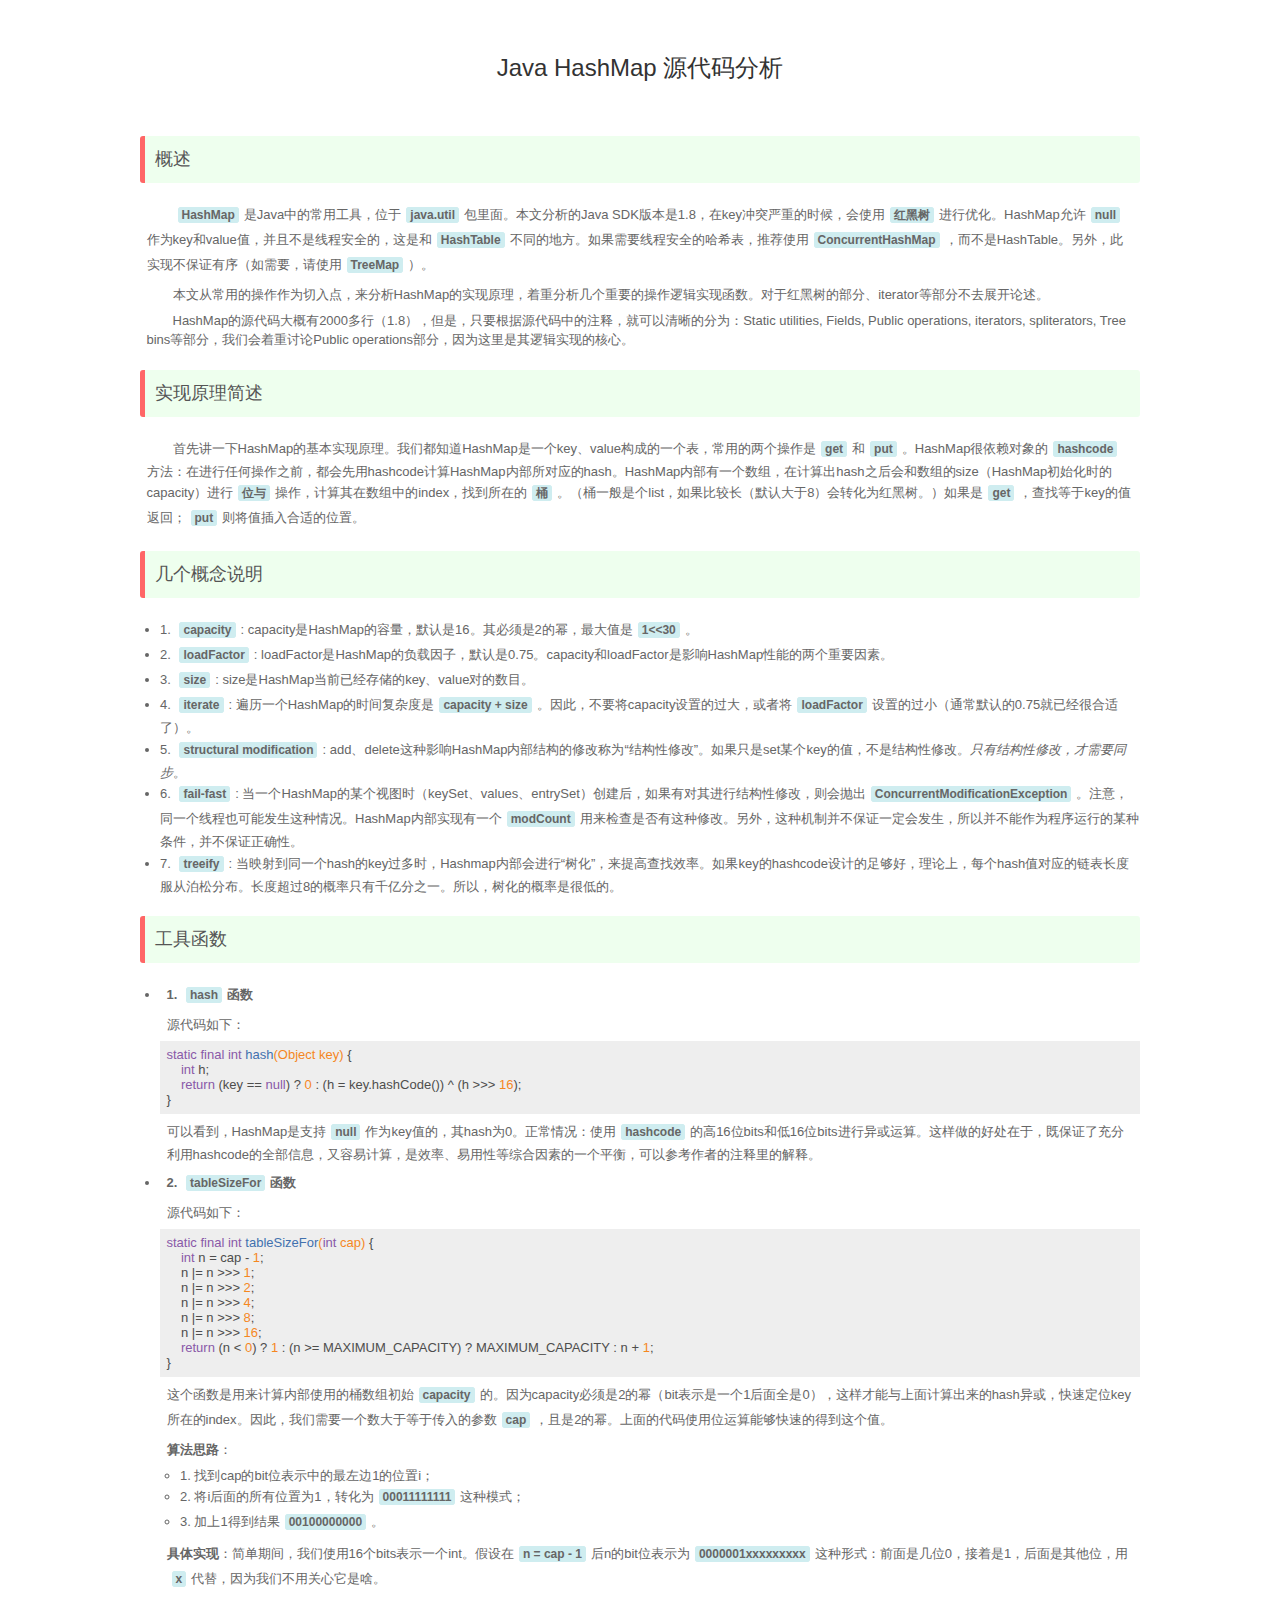
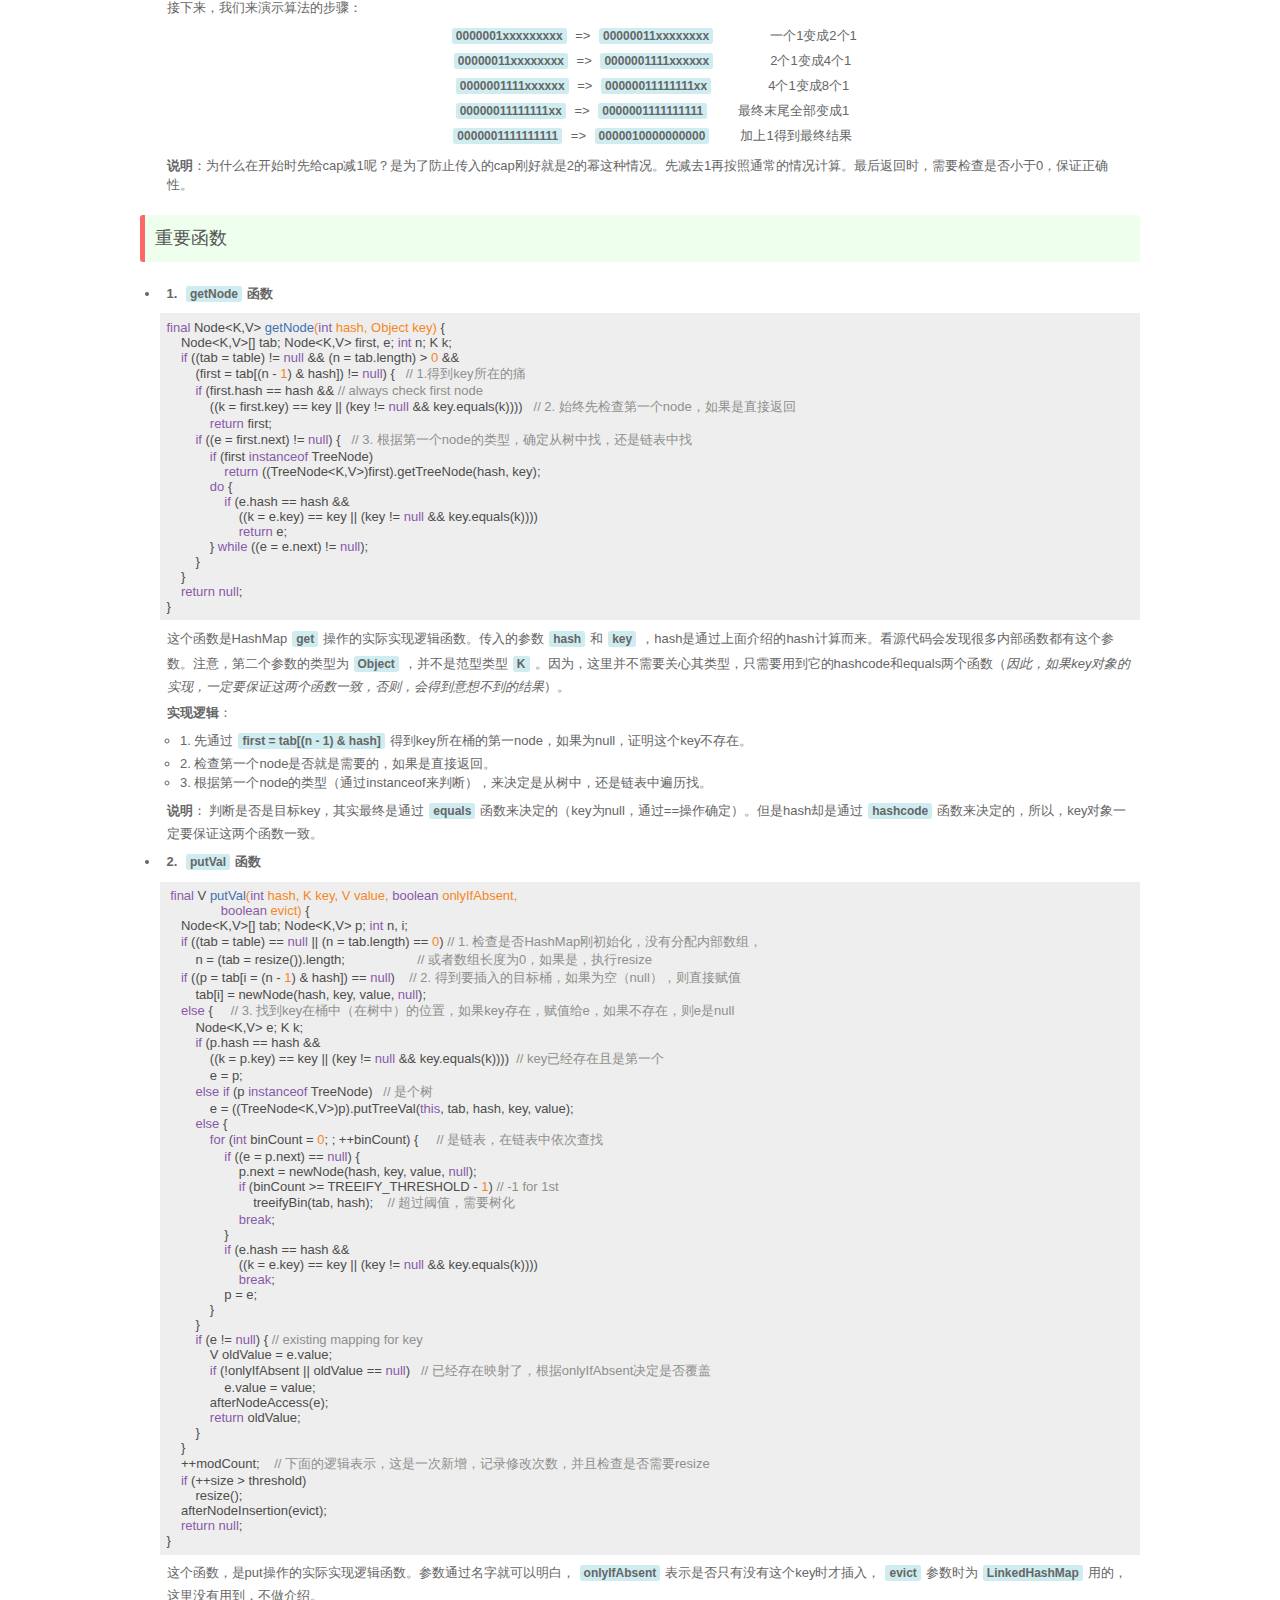
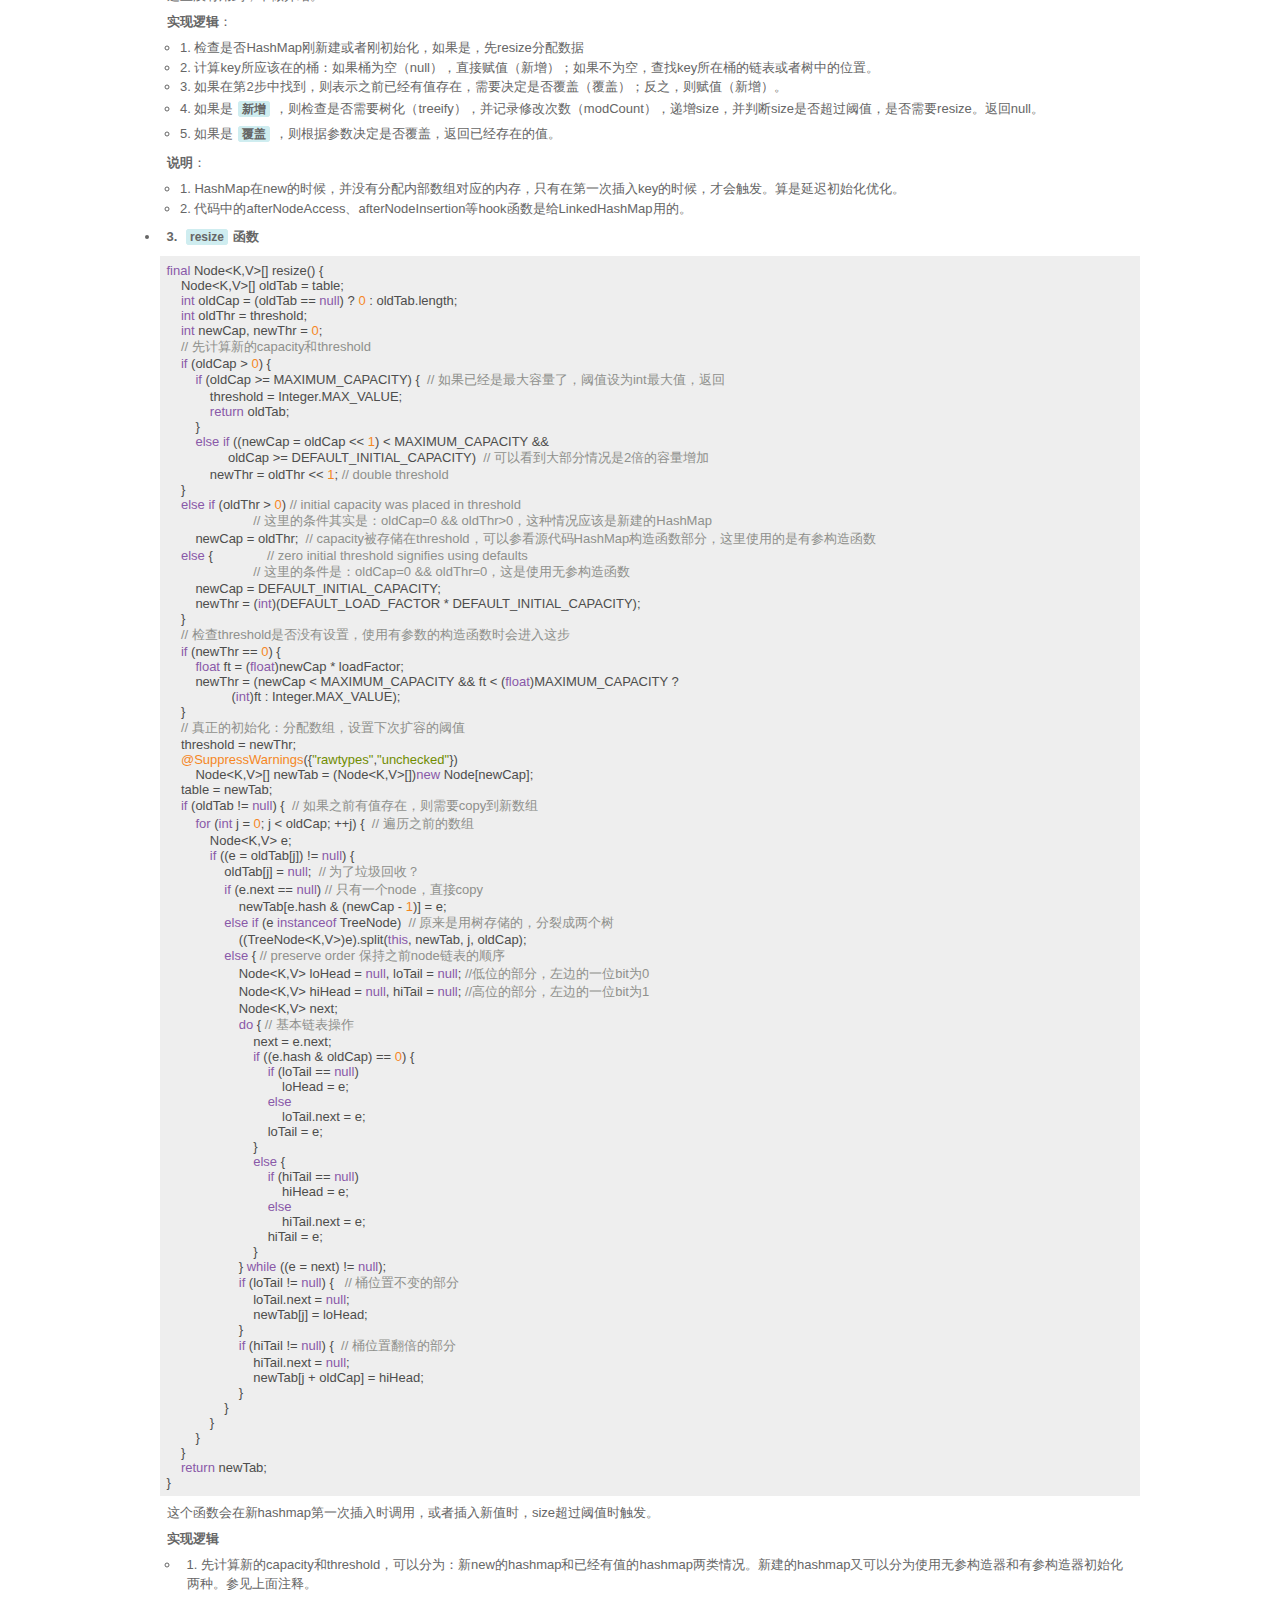
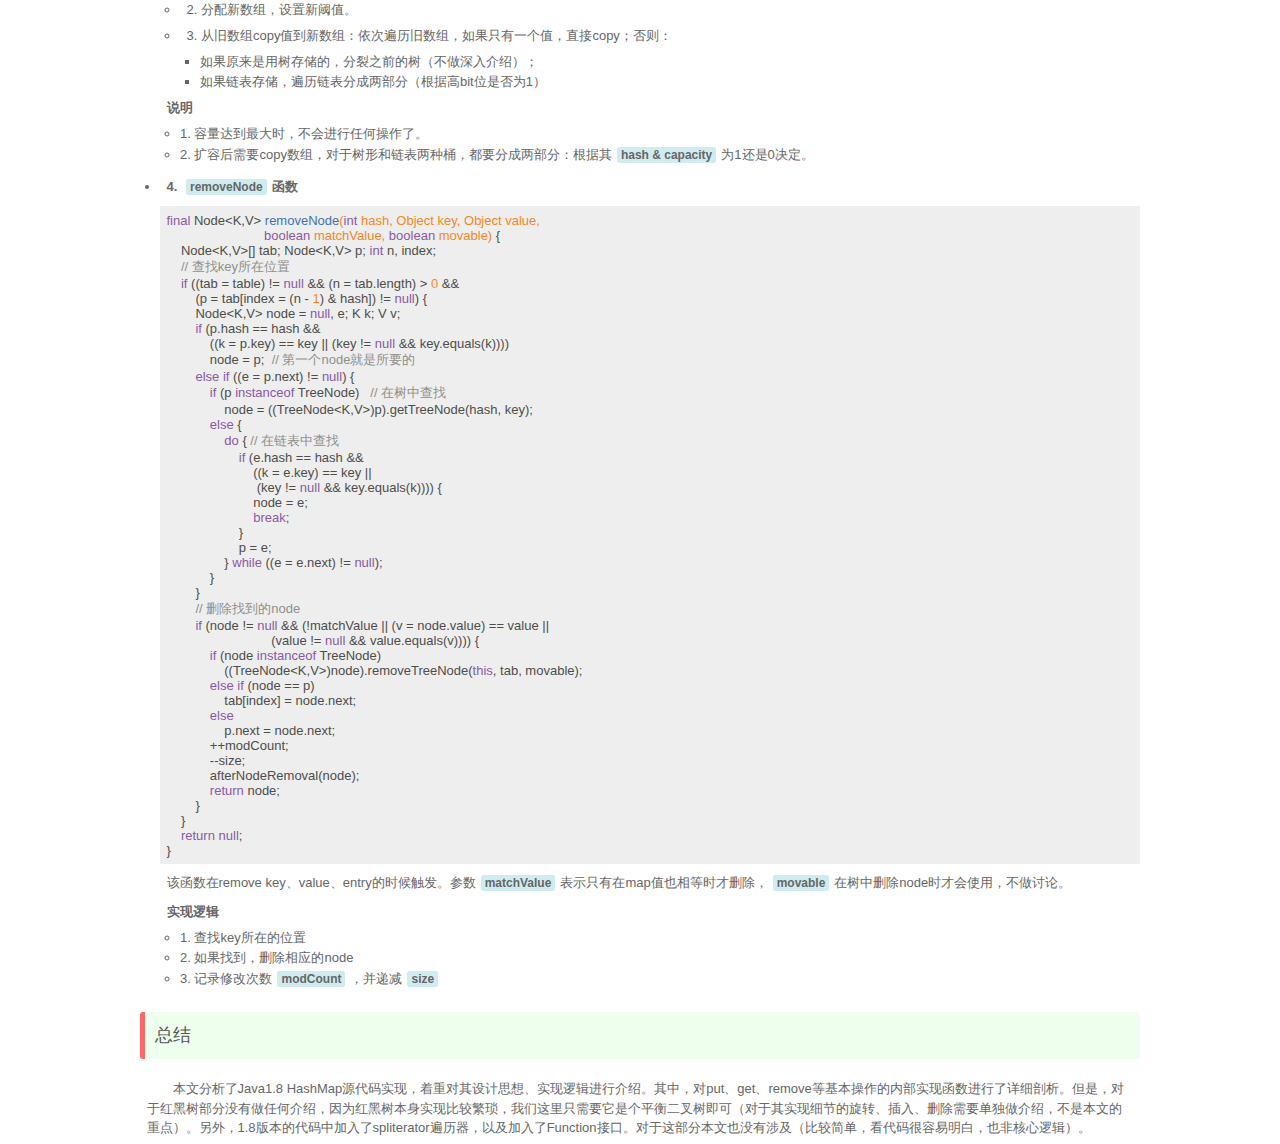
<file: html/java_hashmap.html>
<!DOCTYPE html>
<html>
	<head>
		<meta name="viewport" content="width=device-width, initial-scale=1.0, user-scalable=no">
		<title>java_hashmap - Henson's Blog</title>
		<link rel="stylesheet" href="../static/common.css">
		<link rel="stylesheet" href="../static/highlight/tomorrow.min.css">
		<script src="../static/highlight/highlight.min.js"></script>
		<script>hljs.initHighlightingOnLoad();</script>
		<style type="text/css">
		</style>
	</head>
	<body>
		<div class="main">
		<h1 id="javahashmap">Java HashMap 源代码分析</h1>
<h3 id="">概述</h3>
<p>　　<code>HashMap</code>是Java中的常用工具，位于<code>java.util</code>包里面。本文分析的Java SDK版本是1.8，在key冲突严重的时候，会使用<code>红黑树</code>进行优化。HashMap允许<code>null</code>作为key和value值，并且不是线程安全的，这是和<code>HashTable</code>不同的地方。如果需要线程安全的哈希表，推荐使用<code>ConcurrentHashMap</code>，而不是HashTable。另外，此实现不保证有序（如需要，请使用<code>TreeMap</code>）。</p>
<p>　　本文从常用的操作作为切入点，来分析HashMap的实现原理，着重分析几个重要的操作逻辑实现函数。对于红黑树的部分、iterator等部分不去展开论述。</p>
<p>　　HashMap的源代码大概有2000多行（1.8），但是，只要根据源代码中的注释，就可以清晰的分为：Static utilities, Fields, Public operations, iterators, spliterators, Tree bins等部分，我们会着重讨论Public operations部分，因为这里是其逻辑实现的核心。</p>
<h3 id="-1">实现原理简述</h3>
<p>　　首先讲一下HashMap的基本实现原理。我们都知道HashMap是一个key、value构成的一个表，常用的两个操作是<code>get</code>和<code>put</code>。HashMap很依赖对象的<code>hashcode</code>方法：在进行任何操作之前，都会先用hashcode计算HashMap内部所对应的hash。HashMap内部有一个数组，在计算出hash之后会和数组的size（HashMap初始化时的capacity）进行<code>位与</code>操作，计算其在数组中的index，找到所在的<code>桶</code>。（桶一般是个list，如果比较长（默认大于8）会转化为红黑树。）如果是<code>get</code>，查找等于key的值返回；<code>put</code>则将值插入合适的位置。</p>
<h3 id="-2">几个概念说明</h3>
<ul>
<li>1. <code>capacity</code>: capacity是HashMap的容量，默认是16。其必须是2的幂，最大值是<code>1&lt;&lt;30</code>。   </li>
<li>2. <code>loadFactor</code>: loadFactor是HashMap的负载因子，默认是0.75。capacity和loadFactor是影响HashMap性能的两个重要因素。   </li>
<li>3. <code>size</code>: size是HashMap当前已经存储的key、value对的数目。   </li>
<li>4. <code>iterate</code>: 遍历一个HashMap的时间复杂度是<code>capacity + size</code>。因此，不要将capacity设置的过大，或者将<code>loadFactor</code>设置的过小（通常默认的0.75就已经很合适了）。</li>
<li>5. <code>structural modification</code>: add、delete这种影响HashMap内部结构的修改称为“结构性修改”。如果只是set某个key的值，不是结构性修改。<em>只有结构性修改，才需要同步</em>。</li>
<li>6. <code>fail-fast</code>: 当一个HashMap的某个视图时（keySet、values、entrySet）创建后，如果有对其进行结构性修改，则会抛出<code>ConcurrentModificationException</code>。注意，同一个线程也可能发生这种情况。HashMap内部实现有一个<code>modCount</code>用来检查是否有这种修改。另外，这种机制并不保证一定会发生，所以并不能作为程序运行的某种条件，并不保证正确性。</li>
<li>7. <code>treeify</code>: 当映射到同一个hash的key过多时，Hashmap内部会进行“树化”，来提高查找效率。如果key的hashcode设计的足够好，理论上，每个hash值对应的链表长度服从泊松分布。长度超过8的概率只有千亿分之一。所以，树化的概率是很低的。</li>
</ul>
<h3 id="-3">工具函数</h3>
<ul>
<li><p><strong>1. <code>hash</code>函数</strong></p>
<p>源代码如下：</p>
<pre><code class="Java language-Java">static final int hash(Object key) {
    int h;
    return (key == null) ? 0 : (h = key.hashCode()) ^ (h &gt;&gt;&gt; 16);
}
</code></pre>
<p>可以看到，HashMap是支持<code>null</code>作为key值的，其hash为0。正常情况：使用<code>hashcode</code>的高16位bits和低16位bits进行异或运算。这样做的好处在于，既保证了充分利用hashcode的全部信息，又容易计算，是效率、易用性等综合因素的一个平衡，可以参考作者的注释里的解释。</p></li>
<li><p><strong>2. <code>tableSizeFor</code>函数</strong></p>
<p>源代码如下：</p>
<pre><code class="Java language-Java">static final int tableSizeFor(int cap) {
    int n = cap - 1;
    n |= n &gt;&gt;&gt; 1;
    n |= n &gt;&gt;&gt; 2;
    n |= n &gt;&gt;&gt; 4;
    n |= n &gt;&gt;&gt; 8;
    n |= n &gt;&gt;&gt; 16;
    return (n &lt; 0) ? 1 : (n &gt;= MAXIMUM_CAPACITY) ? MAXIMUM_CAPACITY : n + 1;
}
</code></pre>
<p>这个函数是用来计算内部使用的桶数组初始<code>capacity</code>的。因为capacity必须是2的幂（bit表示是一个1后面全是0），这样才能与上面计算出来的hash异或，快速定位key所在的index。因此，我们需要一个数大于等于传入的参数<code>cap</code>，且是2的幂。上面的代码使用位运算能够快速的得到这个值。</p>
<p><strong>算法思路</strong>：</p>
<ul>
<li>1. 找到cap的bit位表示中的最左边1的位置i；</li>
<li>2. 将i后面的所有位置为1，转化为<code>00011111111</code>这种模式；</li>
<li>3. 加上1得到结果<code>00100000000</code>。</li></ul>
<p><strong>具体实现</strong>：简单期间，我们使用16个bits表示一个int。假设在<code>n = cap - 1</code>后n的bit位表示为<code>0000001xxxxxxxxx</code>这种形式：前面是几位0，接着是1，后面是其他位，用<code>x</code>代替，因为我们不用关心它是啥。</p>
<p>接下来，我们来演示算法的步骤：<br />
<center>&nbsp;<code>0000001xxxxxxxxx</code> => <code>00000011xxxxxxxx</code>　　　　一个1变成2个1</center>
<center><code>00000011xxxxxxxx</code> => <code>0000001111xxxxxx</code>　　　　2个1变成4个1 </center>
<center><code>0000001111xxxxxx</code> => <code>00000011111111xx</code>　　　　4个1变成8个1</center>
<center><code>00000011111111xx</code> => <code>0000001111111111</code>　　最终末尾全部变成1</center>
<center><code>0000001111111111</code> => <code>0000010000000000</code>　　加上1得到最终结果</center></p>
<p><strong>说明</strong>：为什么在开始时先给cap减1呢？是为了防止传入的cap刚好就是2的幂这种情况。先减去1再按照通常的情况计算。最后返回时，需要检查是否小于0，保证正确性。</p></li>
</ul>
<h3 id="-4">重要函数</h3>
<ul>
<li><p><strong>1. <code>getNode</code>函数</strong></p>
<pre><code class="Java language-Java">final Node&lt;K,V&gt; getNode(int hash, Object key) {
    Node&lt;K,V&gt;[] tab; Node&lt;K,V&gt; first, e; int n; K k;
    if ((tab = table) != null &amp;&amp; (n = tab.length) &gt; 0 &amp;&amp;
        (first = tab[(n - 1) &amp; hash]) != null) {   // 1.得到key所在的痛
        if (first.hash == hash &amp;&amp; // always check first node
            ((k = first.key) == key || (key != null &amp;&amp; key.equals(k))))   // 2. 始终先检查第一个node，如果是直接返回
            return first;
        if ((e = first.next) != null) {   // 3. 根据第一个node的类型，确定从树中找，还是链表中找
            if (first instanceof TreeNode)
                return ((TreeNode&lt;K,V&gt;)first).getTreeNode(hash, key);
            do {
                if (e.hash == hash &amp;&amp;
                    ((k = e.key) == key || (key != null &amp;&amp; key.equals(k))))
                    return e;
            } while ((e = e.next) != null);
        }
    }
    return null;
}
</code></pre>
<p>这个函数是HashMap<code>get</code>操作的实际实现逻辑函数。传入的参数<code>hash</code>和<code>key</code>，hash是通过上面介绍的hash计算而来。看源代码会发现很多内部函数都有这个参数。注意，第二个参数的类型为<code>Object</code>，并不是范型类型<code>K</code>。因为，这里并不需要关心其类型，只需要用到它的hashcode和equals两个函数（<em>因此，如果key对象的实现，一定要保证这两个函数一致，否则，会得到意想不到的结果</em>）。</p>
<p><strong>实现逻辑</strong>：</p>
<ul>
<li>1. 先通过<code>first = tab[(n - 1) &amp; hash]</code>得到key所在桶的第一node，如果为null，证明这个key不存在。  </li>
<li>2. 检查第一个node是否就是需要的，如果是直接返回。  </li>
<li>3. 根据第一个node的类型（通过instanceof来判断），来决定是从树中，还是链表中遍历找。</li></ul>
<p><strong>说明</strong>：
判断是否是目标key，其实最终是通过<code>equals</code>函数来决定的（key为null，通过==操作确定）。但是hash却是通过<code>hashcode</code>函数来决定的，所以，key对象一定要保证这两个函数一致。</p></li>
<li><p><strong>2. <code>putVal</code>函数</strong></p>
<pre><code class="Java language-Java"> final V putVal(int hash, K key, V value, boolean onlyIfAbsent,
               boolean evict) {
    Node&lt;K,V&gt;[] tab; Node&lt;K,V&gt; p; int n, i;
    if ((tab = table) == null || (n = tab.length) == 0) // 1. 检查是否HashMap刚初始化，没有分配内部数组，
        n = (tab = resize()).length;                    // 或者数组长度为0，如果是，执行resize
    if ((p = tab[i = (n - 1) &amp; hash]) == null)    // 2. 得到要插入的目标桶，如果为空（null），则直接赋值
        tab[i] = newNode(hash, key, value, null);
    else {     // 3. 找到key在桶中（在树中）的位置，如果key存在，赋值给e，如果不存在，则e是null
        Node&lt;K,V&gt; e; K k;
        if (p.hash == hash &amp;&amp;
            ((k = p.key) == key || (key != null &amp;&amp; key.equals(k))))  // key已经存在且是第一个
            e = p;
        else if (p instanceof TreeNode)   // 是个树
            e = ((TreeNode&lt;K,V&gt;)p).putTreeVal(this, tab, hash, key, value);
        else {
            for (int binCount = 0; ; ++binCount) {     // 是链表，在链表中依次查找
                if ((e = p.next) == null) {
                    p.next = newNode(hash, key, value, null);
                    if (binCount &gt;= TREEIFY_THRESHOLD - 1) // -1 for 1st
                        treeifyBin(tab, hash);    // 超过阈值，需要树化
                    break;
                }
                if (e.hash == hash &amp;&amp;
                    ((k = e.key) == key || (key != null &amp;&amp; key.equals(k))))
                    break;
                p = e;
            }
        }
        if (e != null) { // existing mapping for key
            V oldValue = e.value;
            if (!onlyIfAbsent || oldValue == null)   // 已经存在映射了，根据onlyIfAbsent决定是否覆盖
                e.value = value;
            afterNodeAccess(e);
            return oldValue;
        }
    }
    ++modCount;    // 下面的逻辑表示，这是一次新增，记录修改次数，并且检查是否需要resize
    if (++size &gt; threshold)
        resize();
    afterNodeInsertion(evict);
    return null;
}
</code></pre>
<p>这个函数，是put操作的实际实现逻辑函数。参数通过名字就可以明白，<code>onlyIfAbsent</code>表示是否只有没有这个key时才插入，<code>evict</code>参数时为<code>LinkedHashMap</code>用的，这里没有用到，不做介绍。</p>
<p><strong>实现逻辑</strong>：</p>
<ul>
<li>1. 检查是否HashMap刚新建或者刚初始化，如果是，先resize分配数据</li>
<li>2. 计算key所应该在的桶：如果桶为空（null），直接赋值（新增）；如果不为空，查找key所在桶的链表或者树中的位置。</li>
<li>3. 如果在第2步中找到，则表示之前已经有值存在，需要决定是否覆盖（覆盖）；反之，则赋值（新增）。</li>
<li>4. 如果是<code>新增</code>，则检查是否需要树化（treeify），并记录修改次数（modCount），递增size，并判断size是否超过阈值，是否需要resize。返回null。</li>
<li>5. 如果是<code>覆盖</code>，则根据参数决定是否覆盖，返回已经存在的值。</li></ul>
<p><strong>说明</strong>：</p>
<ul>
<li>1. HashMap在new的时候，并没有分配内部数组对应的内存，只有在第一次插入key的时候，才会触发。算是延迟初始化优化。</li>
<li>2. 代码中的afterNodeAccess、afterNodeInsertion等hook函数是给LinkedHashMap用的。</li></ul></li>
<li><p><strong>3. <code>resize</code>函数</strong></p>
<pre><code class="Java language-Java">final Node&lt;K,V&gt;[] resize() {
    Node&lt;K,V&gt;[] oldTab = table;
    int oldCap = (oldTab == null) ? 0 : oldTab.length;
    int oldThr = threshold;
    int newCap, newThr = 0;
    // 先计算新的capacity和threshold
    if (oldCap &gt; 0) {
        if (oldCap &gt;= MAXIMUM_CAPACITY) {  // 如果已经是最大容量了，阈值设为int最大值，返回
            threshold = Integer.MAX_VALUE;
            return oldTab;
        }
        else if ((newCap = oldCap &lt;&lt; 1) &lt; MAXIMUM_CAPACITY &amp;&amp;
                 oldCap &gt;= DEFAULT_INITIAL_CAPACITY)  // 可以看到大部分情况是2倍的容量增加
            newThr = oldThr &lt;&lt; 1; // double threshold
    }
    else if (oldThr &gt; 0) // initial capacity was placed in threshold 
                        // 这里的条件其实是：oldCap=0 &amp;&amp; oldThr&gt;0，这种情况应该是新建的HashMap
        newCap = oldThr;  // capacity被存储在threshold，可以参看源代码HashMap构造函数部分，这里使用的是有参构造函数
    else {               // zero initial threshold signifies using defaults 
                        // 这里的条件是：oldCap=0 &amp;&amp; oldThr=0，这是使用无参构造函数
        newCap = DEFAULT_INITIAL_CAPACITY;
        newThr = (int)(DEFAULT_LOAD_FACTOR * DEFAULT_INITIAL_CAPACITY);
    }
    // 检查threshold是否没有设置，使用有参数的构造函数时会进入这步
    if (newThr == 0) {
        float ft = (float)newCap * loadFactor;
        newThr = (newCap &lt; MAXIMUM_CAPACITY &amp;&amp; ft &lt; (float)MAXIMUM_CAPACITY ?
                  (int)ft : Integer.MAX_VALUE);
    }
    // 真正的初始化：分配数组，设置下次扩容的阈值
    threshold = newThr;
    @SuppressWarnings({"rawtypes","unchecked"})
        Node&lt;K,V&gt;[] newTab = (Node&lt;K,V&gt;[])new Node[newCap];
    table = newTab;
    if (oldTab != null) {  // 如果之前有值存在，则需要copy到新数组
        for (int j = 0; j &lt; oldCap; ++j) {  // 遍历之前的数组
            Node&lt;K,V&gt; e;
            if ((e = oldTab[j]) != null) {
                oldTab[j] = null;  // 为了垃圾回收？
                if (e.next == null) // 只有一个node，直接copy
                    newTab[e.hash &amp; (newCap - 1)] = e;
                else if (e instanceof TreeNode)  // 原来是用树存储的，分裂成两个树
                    ((TreeNode&lt;K,V&gt;)e).split(this, newTab, j, oldCap);
                else { // preserve order 保持之前node链表的顺序
                    Node&lt;K,V&gt; loHead = null, loTail = null; //低位的部分，左边的一位bit为0
                    Node&lt;K,V&gt; hiHead = null, hiTail = null; //高位的部分，左边的一位bit为1
                    Node&lt;K,V&gt; next;
                    do { // 基本链表操作
                        next = e.next;
                        if ((e.hash &amp; oldCap) == 0) {
                            if (loTail == null)
                                loHead = e;
                            else
                                loTail.next = e;
                            loTail = e;
                        }
                        else {
                            if (hiTail == null)
                                hiHead = e;
                            else
                                hiTail.next = e;
                            hiTail = e;
                        }
                    } while ((e = next) != null);
                    if (loTail != null) {   // 桶位置不变的部分
                        loTail.next = null;
                        newTab[j] = loHead;
                    }
                    if (hiTail != null) {  // 桶位置翻倍的部分
                        hiTail.next = null;
                        newTab[j + oldCap] = hiHead;
                    }
                }
            }
        }
    }
    return newTab;
}
</code></pre>
<p>这个函数会在新hashmap第一次插入时调用，或者插入新值时，size超过阈值时触发。</p>
<p><strong>实现逻辑</strong></p>
<ul>
<li><p>1. 先计算新的capacity和threshold，可以分为：新new的hashmap和已经有值的hashmap两类情况。新建的hashmap又可以分为使用无参构造器和有参构造器初始化两种。参见上面注释。</p></li>
<li><p>2. 分配新数组，设置新阈值。</p></li>
<li><p>3. 从旧数组copy值到新数组：依次遍历旧数组，如果只有一个值，直接copy；否则：</p>
<ul>
<li>如果原来是用树存储的，分裂之前的树（不做深入介绍）；</li>
<li>如果链表存储，遍历链表分成两部分（根据高bit位是否为1）</li></ul></li></ul>
<p><strong>说明</strong></p>
<ul>
<li>1. 容量达到最大时，不会进行任何操作了。</li>
<li>2. 扩容后需要copy数组，对于树形和链表两种桶，都要分成两部分：根据其<code>hash &amp; capacity</code>为1还是0决定。</li></ul></li>
<li><p><strong>4. <code>removeNode</code>函数</strong></p>
<pre><code class="Java language-Java">final Node&lt;K,V&gt; removeNode(int hash, Object key, Object value,
                           boolean matchValue, boolean movable) {
    Node&lt;K,V&gt;[] tab; Node&lt;K,V&gt; p; int n, index;
    // 查找key所在位置
    if ((tab = table) != null &amp;&amp; (n = tab.length) &gt; 0 &amp;&amp;
        (p = tab[index = (n - 1) &amp; hash]) != null) {
        Node&lt;K,V&gt; node = null, e; K k; V v;
        if (p.hash == hash &amp;&amp;
            ((k = p.key) == key || (key != null &amp;&amp; key.equals(k))))
            node = p;  // 第一个node就是所要的
        else if ((e = p.next) != null) {
            if (p instanceof TreeNode)   // 在树中查找
                node = ((TreeNode&lt;K,V&gt;)p).getTreeNode(hash, key);
            else {
                do { // 在链表中查找
                    if (e.hash == hash &amp;&amp;
                        ((k = e.key) == key ||
                         (key != null &amp;&amp; key.equals(k)))) {
                        node = e;
                        break;
                    }
                    p = e;
                } while ((e = e.next) != null);
            }
        }
        // 删除找到的node
        if (node != null &amp;&amp; (!matchValue || (v = node.value) == value ||
                             (value != null &amp;&amp; value.equals(v)))) {
            if (node instanceof TreeNode)
                ((TreeNode&lt;K,V&gt;)node).removeTreeNode(this, tab, movable);
            else if (node == p)
                tab[index] = node.next;
            else
                p.next = node.next;
            ++modCount;
            --size;
            afterNodeRemoval(node);
            return node;
        }
    }
    return null;
}
</code></pre>
<p>该函数在remove key、value、entry的时候触发。参数<code>matchValue</code>表示只有在map值也相等时才删除，<code>movable</code>在树中删除node时才会使用，不做讨论。</p>
<p><strong>实现逻辑</strong></p>
<ul>
<li>1. 查找key所在的位置</li>
<li>2. 如果找到，删除相应的node</li>
<li>3. 记录修改次数<code>modCount</code>，并递减<code>size</code></li></ul></li>
</ul>
<h3 id="-5">总结</h3>
<p>　　本文分析了Java1.8 HashMap源代码实现，着重对其设计思想、实现逻辑进行介绍。其中，对put、get、remove等基本操作的内部实现函数进行了详细剖析。但是，对于红黑树部分没有做任何介绍，因为红黑树本身实现比较繁琐，我们这里只需要它是个平衡二叉树即可（对于其实现细节的旋转、插入、删除需要单独做介绍，不是本文的重点）。另外，1.8版本的代码中加入了spliterator遍历器，以及加入了Function接口。对于这部分本文也没有涉及（比较简单，看代码很容易明白，也非核心逻辑）。</p>
		</div>
	</body>
</html>
</file>
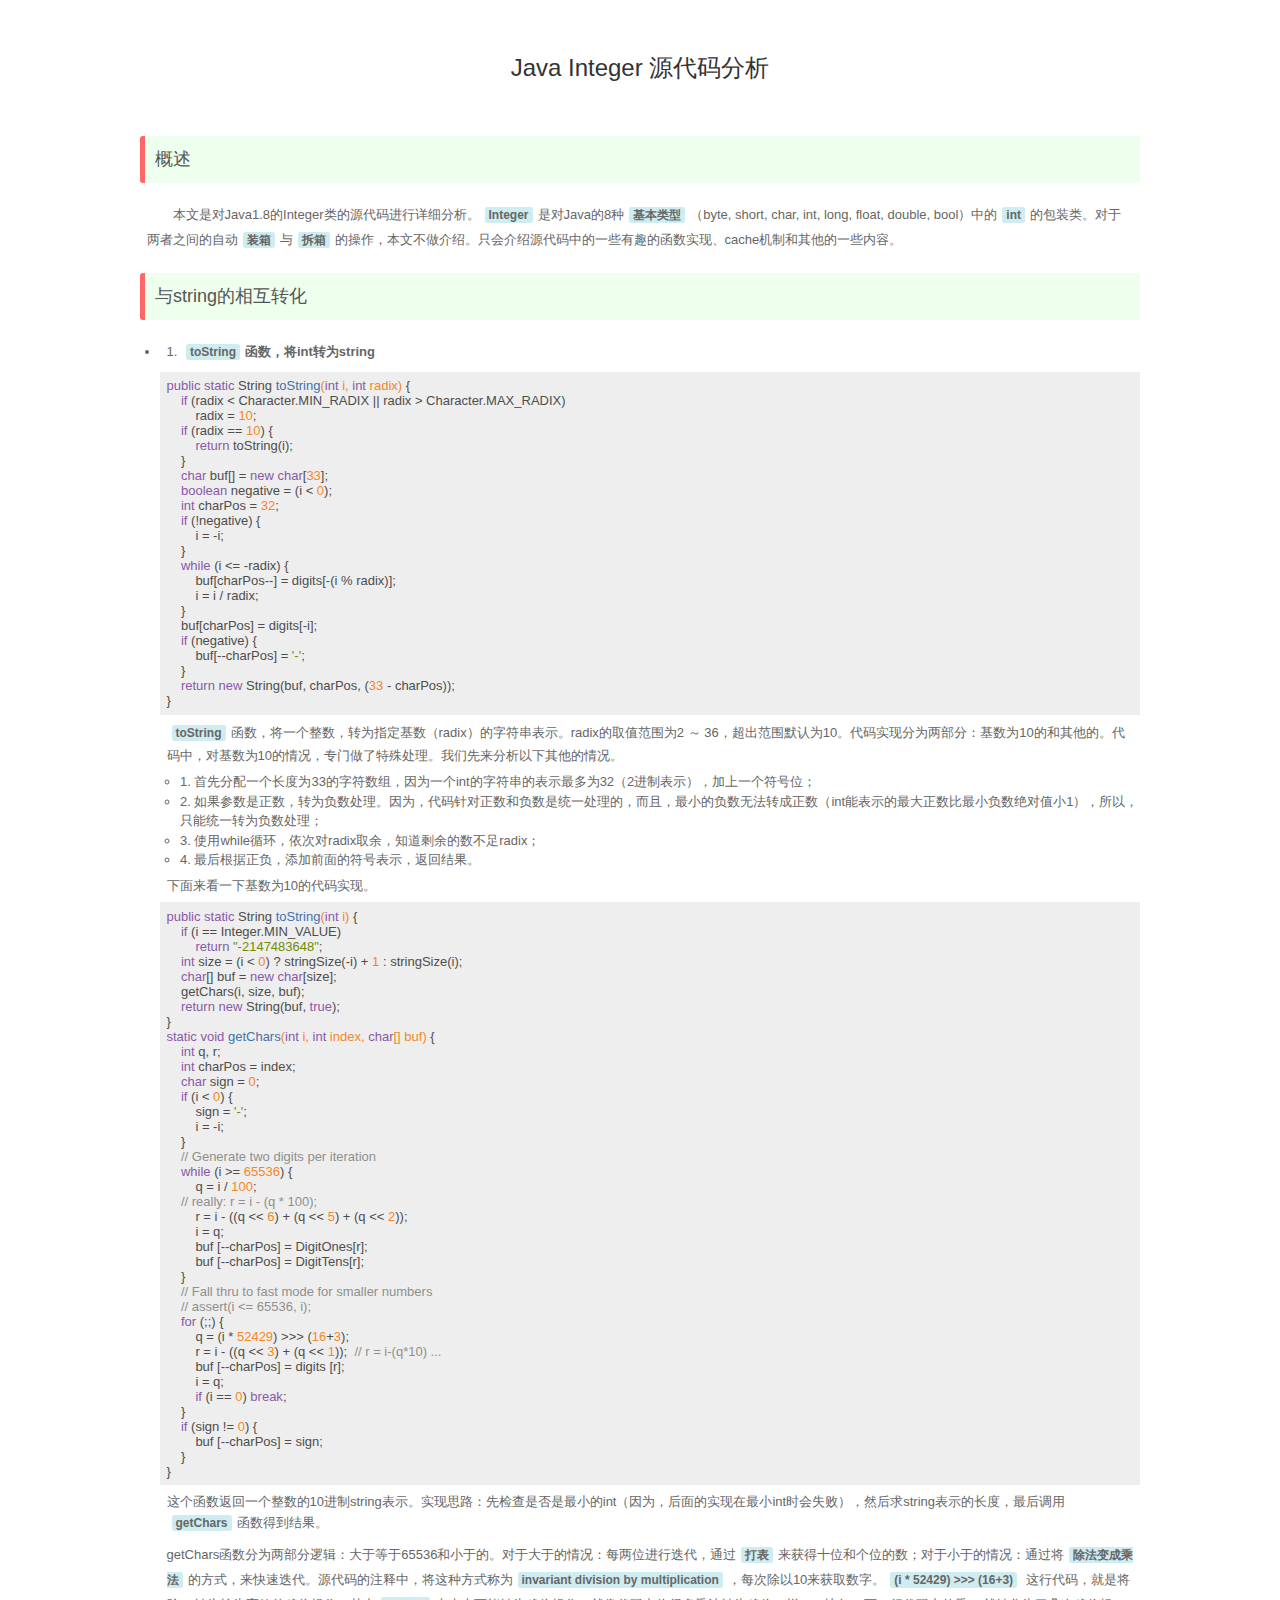
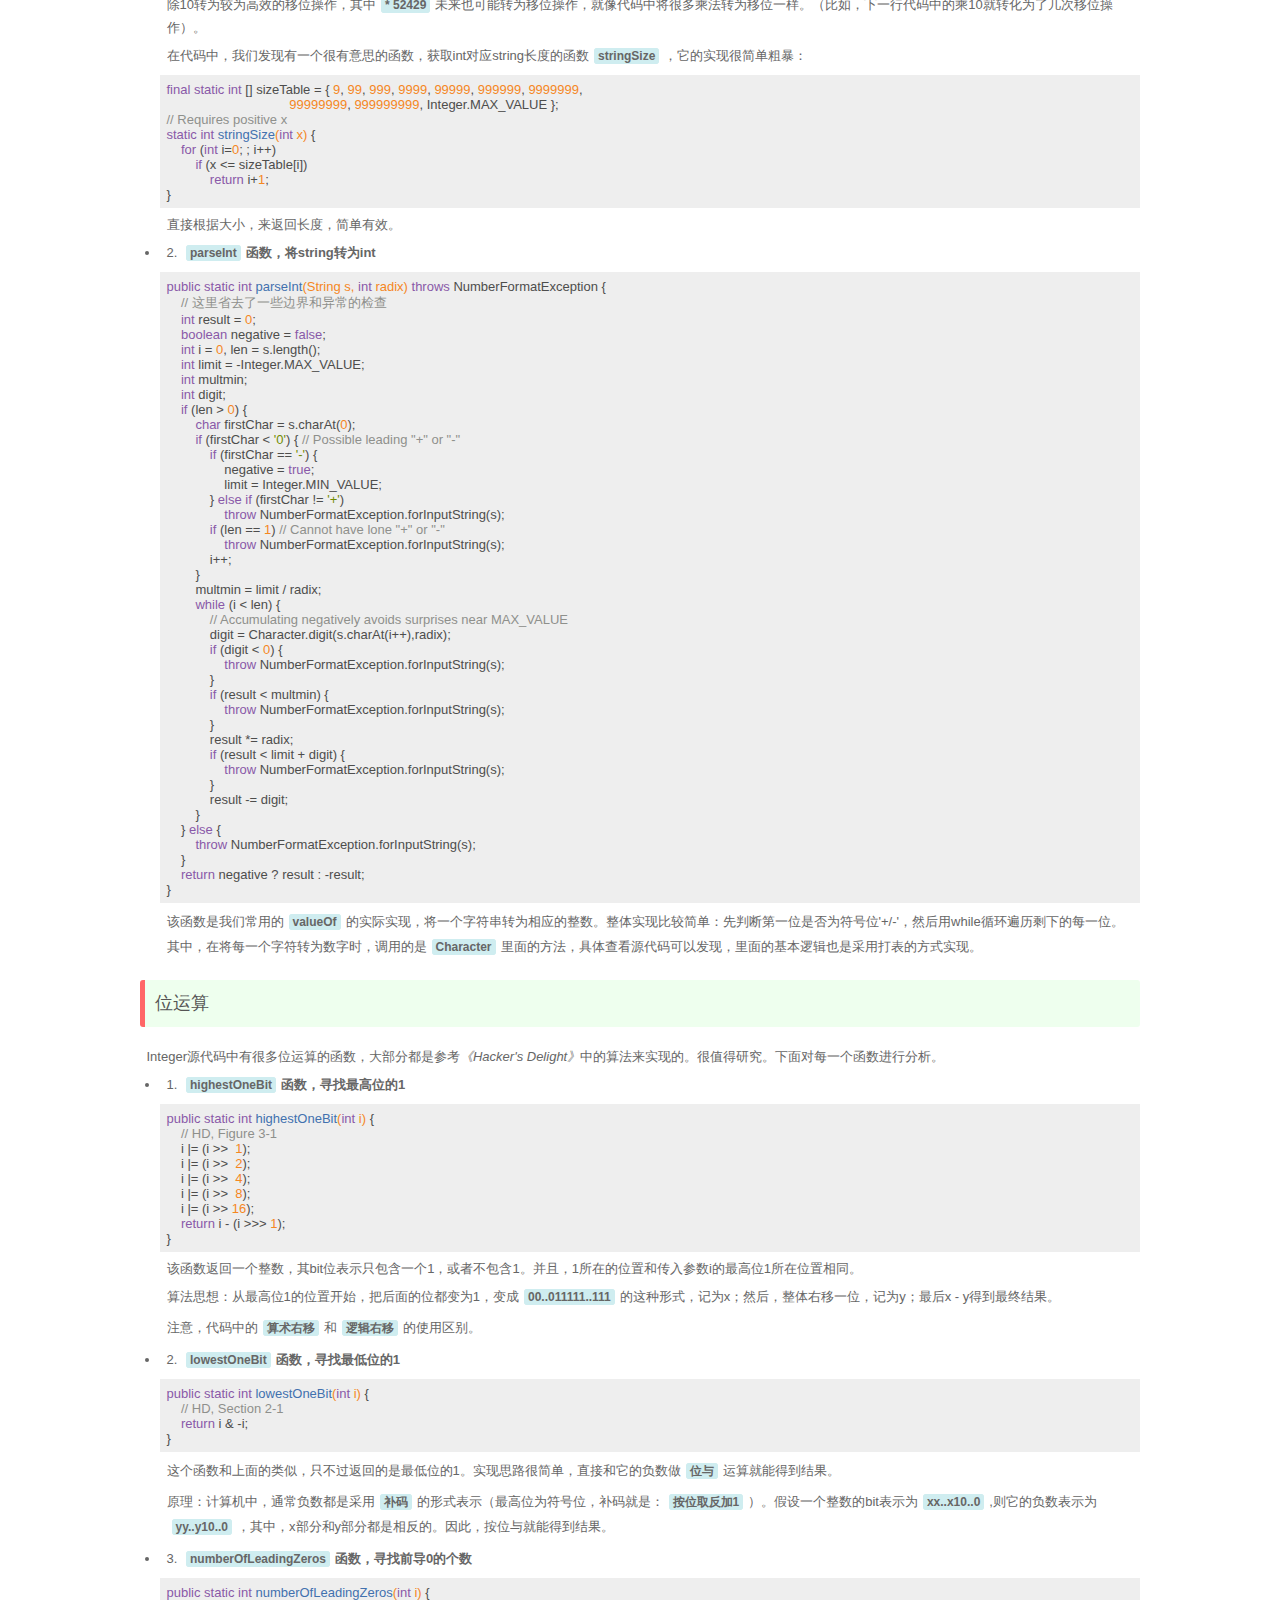
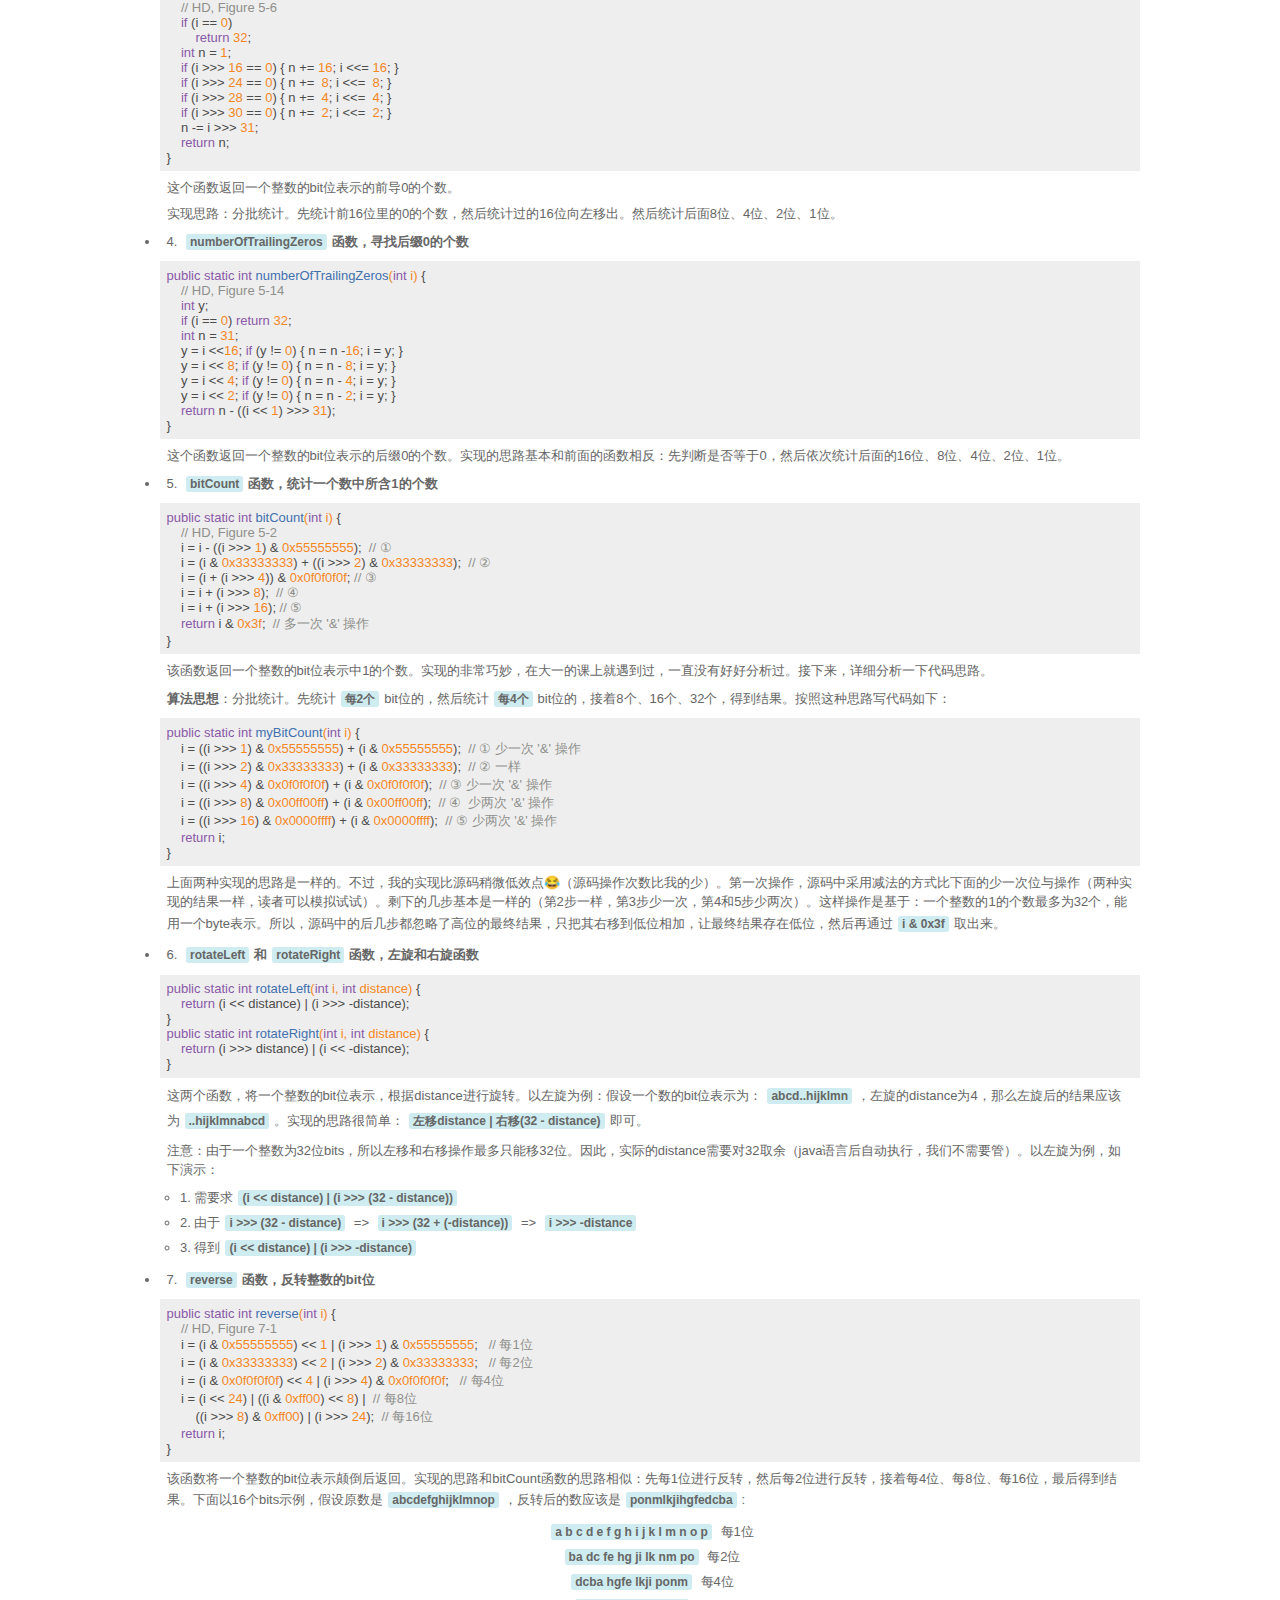
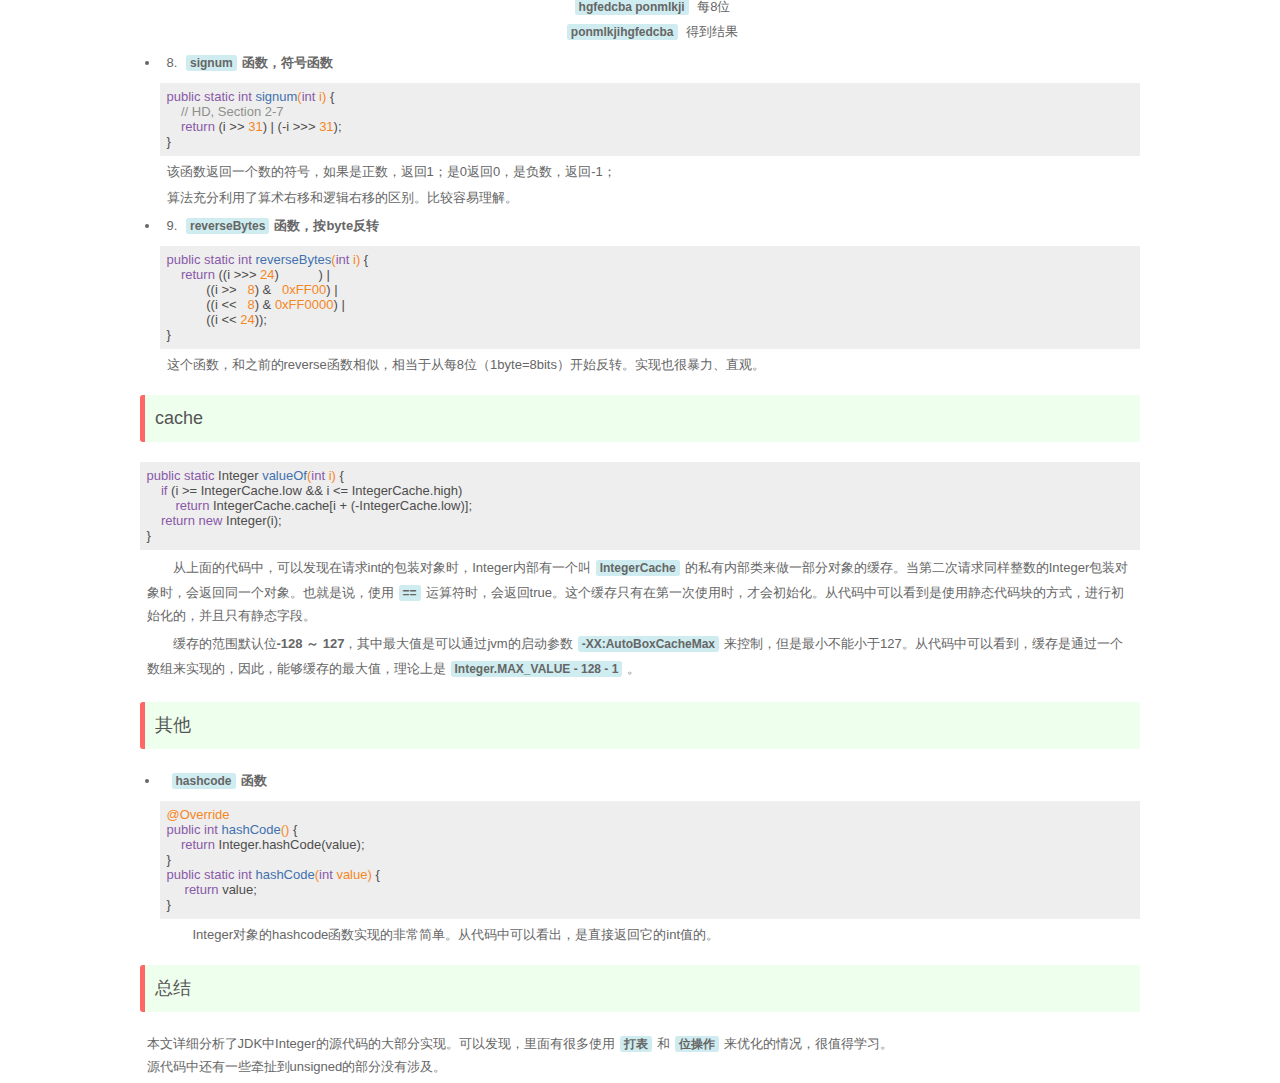
<file: html/java_integer.html>
<!DOCTYPE html>
<html>
	<head>
		<meta name="viewport" content="width=device-width, initial-scale=1.0, user-scalable=no">
		<title>java_integer - Henson's Blog</title>
		<link rel="stylesheet" href="../static/common.css">
		<link rel="stylesheet" href="../static/highlight/tomorrow.min.css">
		<script src="../static/highlight/highlight.min.js"></script>
		<script>hljs.initHighlightingOnLoad();</script>
		<style type="text/css">
		</style>
	</head>
	<body>
		<div class="main">
		<h1 id="javainteger">Java Integer 源代码分析</h1>
<h3 id="">概述</h3>
<p>　　本文是对Java1.8的Integer类的源代码进行详细分析。<code>Integer</code>是对Java的8种<code>基本类型</code>（byte, short, char, int, long, float, double, bool）中的<code>int</code>的包装类。对于两者之间的自动<code>装箱</code>与<code>拆箱</code>的操作，本文不做介绍。只会介绍源代码中的一些有趣的函数实现、cache机制和其他的一些内容。</p>
<h3 id="string">与string的相互转化</h3>
<ul>
<li><p>1. <strong><code>toString</code>函数，将int转为string</strong></p>
<pre><code class="java language-java">public static String toString(int i, int radix) {
    if (radix &lt; Character.MIN_RADIX || radix &gt; Character.MAX_RADIX)
        radix = 10;
    if (radix == 10) {
        return toString(i);
    }
    char buf[] = new char[33];
    boolean negative = (i &lt; 0);
    int charPos = 32;
    if (!negative) {
        i = -i;
    }
    while (i &lt;= -radix) {
        buf[charPos--] = digits[-(i % radix)];
        i = i / radix;
    }
    buf[charPos] = digits[-i];
    if (negative) {
        buf[--charPos] = '-';
    }
    return new String(buf, charPos, (33 - charPos));
}
</code></pre>
<p><code>toString</code>函数，将一个整数，转为指定基数（radix）的字符串表示。radix的取值范围为2 ～ 36，超出范围默认为10。代码实现分为两部分：基数为10的和其他的。代码中，对基数为10的情况，专门做了特殊处理。我们先来分析以下其他的情况。</p>
<ul>
<li>1. 首先分配一个长度为33的字符数组，因为一个int的字符串的表示最多为32（2进制表示），加上一个符号位；</li>
<li>2. 如果参数是正数，转为负数处理。因为，代码针对正数和负数是统一处理的，而且，最小的负数无法转成正数（int能表示的最大正数比最小负数绝对值小1），所以，只能统一转为负数处理；</li>
<li>3. 使用while循环，依次对radix取余，知道剩余的数不足radix；</li>
<li>4. 最后根据正负，添加前面的符号表示，返回结果。</li></ul>
<p>下面来看一下基数为10的代码实现。</p>
<pre><code class="java language-java">public static String toString(int i) {
    if (i == Integer.MIN_VALUE)
        return "-2147483648";
    int size = (i &lt; 0) ? stringSize(-i) + 1 : stringSize(i);
    char[] buf = new char[size];
    getChars(i, size, buf);
    return new String(buf, true);
}
static void getChars(int i, int index, char[] buf) {
    int q, r;
    int charPos = index;
    char sign = 0;
    if (i &lt; 0) {
        sign = '-';
        i = -i;
    }
    // Generate two digits per iteration
    while (i &gt;= 65536) {
        q = i / 100;
    // really: r = i - (q * 100);
        r = i - ((q &lt;&lt; 6) + (q &lt;&lt; 5) + (q &lt;&lt; 2));
        i = q;
        buf [--charPos] = DigitOnes[r];
        buf [--charPos] = DigitTens[r];
    }
    // Fall thru to fast mode for smaller numbers
    // assert(i &lt;= 65536, i);
    for (;;) {
        q = (i * 52429) &gt;&gt;&gt; (16+3);
        r = i - ((q &lt;&lt; 3) + (q &lt;&lt; 1));  // r = i-(q*10) ...
        buf [--charPos] = digits [r];
        i = q;
        if (i == 0) break;
    }
    if (sign != 0) {
        buf [--charPos] = sign;
    }
}
</code></pre>
<p>这个函数返回一个整数的10进制string表示。实现思路：先检查是否是最小的int（因为，后面的实现在最小int时会失败），然后求string表示的长度，最后调用<code>getChars</code>函数得到结果。</p>
<p>getChars函数分为两部分逻辑：大于等于65536和小于的。对于大于的情况：每两位进行迭代，通过<code>打表</code>来获得十位和个位的数；对于小于的情况：通过将<code>除法变成乘法</code>的方式，来快速迭代。源代码的注释中，将这种方式称为<code>invariant division by multiplication</code>，每次除以10来获取数字。<code>(i * 52429) &gt;&gt;&gt; (16+3)</code> 这行代码，就是将除10转为较为高效的移位操作，其中<code>* 52429</code>未来也可能转为移位操作，就像代码中将很多乘法转为移位一样。（比如，下一行代码中的乘10就转化为了几次移位操作）。</p>
<p>在代码中，我们发现有一个很有意思的函数，获取int对应string长度的函数<code>stringSize</code>，它的实现很简单粗暴：</p>
<pre><code class="java language-java">final static int [] sizeTable = { 9, 99, 999, 9999, 99999, 999999, 9999999,
                                  99999999, 999999999, Integer.MAX_VALUE };
// Requires positive x
static int stringSize(int x) {
    for (int i=0; ; i++)
        if (x &lt;= sizeTable[i])
            return i+1;
}
</code></pre>
<p>直接根据大小，来返回长度，简单有效。</p></li>
<li><p>2. <strong><code>parseInt</code>函数，将string转为int</strong></p>
<pre><code class="java language-java">public static int parseInt(String s, int radix) throws NumberFormatException {
    // 这里省去了一些边界和异常的检查
    int result = 0;
    boolean negative = false;
    int i = 0, len = s.length();
    int limit = -Integer.MAX_VALUE;
    int multmin;
    int digit;
    if (len &gt; 0) {
        char firstChar = s.charAt(0);
        if (firstChar &lt; '0') { // Possible leading "+" or "-"
            if (firstChar == '-') {
                negative = true;
                limit = Integer.MIN_VALUE;
            } else if (firstChar != '+')
                throw NumberFormatException.forInputString(s);
            if (len == 1) // Cannot have lone "+" or "-"
                throw NumberFormatException.forInputString(s);
            i++;
        }
        multmin = limit / radix;
        while (i &lt; len) {
            // Accumulating negatively avoids surprises near MAX_VALUE
            digit = Character.digit(s.charAt(i++),radix);
            if (digit &lt; 0) {
                throw NumberFormatException.forInputString(s);
            }
            if (result &lt; multmin) {
                throw NumberFormatException.forInputString(s);
            }
            result *= radix;
            if (result &lt; limit + digit) {
                throw NumberFormatException.forInputString(s);
            }
            result -= digit;
        }
    } else {
        throw NumberFormatException.forInputString(s);
    }
    return negative ? result : -result;
}
</code></pre>
<p>该函数是我们常用的<code>valueOf</code>的实际实现，将一个字符串转为相应的整数。整体实现比较简单：先判断第一位是否为符号位'+/-'，然后用while循环遍历剩下的每一位。其中，在将每一个字符转为数字时，调用的是<code>Character</code>里面的方法，具体查看源代码可以发现，里面的基本逻辑也是采用打表的方式实现。</p></li>
</ul>
<h3 id="-1">位运算</h3>
<p>Integer源代码中有很多位运算的函数，大部分都是参考<em>《Hacker's Delight》</em>中的算法来实现的。很值得研究。下面对每一个函数进行分析。</p>
<ul>
<li><p>1. <strong><code>highestOneBit</code>函数，寻找最高位的1</strong></p>
<pre><code class="java language-java">public static int highestOneBit(int i) {
    // HD, Figure 3-1
    i |= (i &gt;&gt;  1);
    i |= (i &gt;&gt;  2);
    i |= (i &gt;&gt;  4);
    i |= (i &gt;&gt;  8);
    i |= (i &gt;&gt; 16);
    return i - (i &gt;&gt;&gt; 1);
}
</code></pre>
<p>该函数返回一个整数，其bit位表示只包含一个1，或者不包含1。并且，1所在的位置和传入参数i的最高位1所在位置相同。</p>
<p>算法思想：从最高位1的位置开始，把后面的位都变为1，变成<code>00..011111..111</code>的这种形式，记为x；然后，整体右移一位，记为y；最后x - y得到最终结果。</p>
<p>注意，代码中的<code>算术右移</code>和<code>逻辑右移</code>的使用区别。</p></li>
<li><p>2. <strong><code>lowestOneBit</code>函数，寻找最低位的1</strong></p>
<pre><code class="java language-java">public static int lowestOneBit(int i) {
    // HD, Section 2-1
    return i &amp; -i;
}
</code></pre>
<p>这个函数和上面的类似，只不过返回的是最低位的1。实现思路很简单，直接和它的负数做<code>位与</code>运算就能得到结果。</p>
<p>原理：计算机中，通常负数都是采用<code>补码</code>的形式表示（最高位为符号位，补码就是：<code>按位取反加1</code>）。假设一个整数的bit表示为<code>xx..x10..0</code>,则它的负数表示为<code>yy..y10..0</code>，其中，x部分和y部分都是相反的。因此，按位与就能得到结果。   </p></li>

<li><p>3. <strong><code>numberOfLeadingZeros</code>函数，寻找前导0的个数</strong></p>
<pre><code class="java language-java">public static int numberOfLeadingZeros(int i) {
    // HD, Figure 5-6
    if (i == 0)
        return 32;
    int n = 1;
    if (i &gt;&gt;&gt; 16 == 0) { n += 16; i &lt;&lt;= 16; }
    if (i &gt;&gt;&gt; 24 == 0) { n +=  8; i &lt;&lt;=  8; }
    if (i &gt;&gt;&gt; 28 == 0) { n +=  4; i &lt;&lt;=  4; }
    if (i &gt;&gt;&gt; 30 == 0) { n +=  2; i &lt;&lt;=  2; }
    n -= i &gt;&gt;&gt; 31;
    return n;
}
</code></pre>
<p>这个函数返回一个整数的bit位表示的前导0的个数。</p>
<p>实现思路：分批统计。先统计前16位里的0的个数，然后统计过的16位向左移出。然后统计后面8位、4位、2位、1位。</p></li>
<li><p>4. <strong><code>numberOfTrailingZeros</code>函数，寻找后缀0的个数</strong></p>
<pre><code class="java language-java">public static int numberOfTrailingZeros(int i) {
    // HD, Figure 5-14
    int y;
    if (i == 0) return 32;
    int n = 31;
    y = i &lt;&lt;16; if (y != 0) { n = n -16; i = y; }
    y = i &lt;&lt; 8; if (y != 0) { n = n - 8; i = y; }
    y = i &lt;&lt; 4; if (y != 0) { n = n - 4; i = y; }
    y = i &lt;&lt; 2; if (y != 0) { n = n - 2; i = y; }
    return n - ((i &lt;&lt; 1) &gt;&gt;&gt; 31);
}
</code></pre>
<p>这个函数返回一个整数的bit位表示的后缀0的个数。实现的思路基本和前面的函数相反：先判断是否等于0，然后依次统计后面的16位、8位、4位、2位、1位。</p></li>
<li><p>5. <strong><code>bitCount</code>函数，统计一个数中所含1的个数</strong></p>
<pre><code class="java language-java">public static int bitCount(int i) {
    // HD, Figure 5-2
    i = i - ((i &gt;&gt;&gt; 1) &amp; 0x55555555);  // ①
    i = (i &amp; 0x33333333) + ((i &gt;&gt;&gt; 2) &amp; 0x33333333);  // ②
    i = (i + (i &gt;&gt;&gt; 4)) &amp; 0x0f0f0f0f; // ③
    i = i + (i &gt;&gt;&gt; 8);  // ④
    i = i + (i &gt;&gt;&gt; 16); // ⑤
    return i &amp; 0x3f;  // 多一次 '&amp;' 操作
}
</code></pre>
<p>该函数返回一个整数的bit位表示中1的个数。实现的非常巧妙，在大一的课上就遇到过，一直没有好好分析过。接下来，详细分析一下代码思路。</p>
<p><strong>算法思想</strong>：分批统计。先统计<code>每2个</code>bit位的，然后统计<code>每4个</code>bit位的，接着8个、16个、32个，得到结果。按照这种思路写代码如下：</p>
<pre><code class="java language-java">public static int myBitCount(int i) {
    i = ((i &gt;&gt;&gt; 1) &amp; 0x55555555) + (i &amp; 0x55555555);  // ① 少一次 '&amp;' 操作
    i = ((i &gt;&gt;&gt; 2) &amp; 0x33333333) + (i &amp; 0x33333333);  // ② 一样
    i = ((i &gt;&gt;&gt; 4) &amp; 0x0f0f0f0f) + (i &amp; 0x0f0f0f0f);  // ③ 少一次 '&amp;' 操作
    i = ((i &gt;&gt;&gt; 8) &amp; 0x00ff00ff) + (i &amp; 0x00ff00ff);  // ④  少两次 '&amp;' 操作
    i = ((i &gt;&gt;&gt; 16) &amp; 0x0000ffff) + (i &amp; 0x0000ffff);  // ⑤ 少两次 '&amp;' 操作
    return i;
}
</code></pre>
<p>上面两种实现的思路是一样的。不过，我的实现比源码稍微低效点😂（源码操作次数比我的少）。第一次操作，源码中采用减法的方式比下面的少一次位与操作（两种实现的结果一样，读者可以模拟试试）。剩下的几步基本是一样的（第2步一样，第3步少一次，第4和5步少两次）。这样操作是基于：一个整数的1的个数最多为32个，能用一个byte表示。所以，源码中的后几步都忽略了高位的最终结果，只把其右移到低位相加，让最终结果存在低位，然后再通过<code>i &amp; 0x3f</code>取出来。</p></li>
<li><p>6. <strong><code>rotateLeft</code>和<code>rotateRight</code>函数，左旋和右旋函数</strong></p>
<pre><code class="java language-java">public static int rotateLeft(int i, int distance) {
    return (i &lt;&lt; distance) | (i &gt;&gt;&gt; -distance);
}
public static int rotateRight(int i, int distance) {
    return (i &gt;&gt;&gt; distance) | (i &lt;&lt; -distance);
}
</code></pre>
<p>这两个函数，将一个整数的bit位表示，根据distance进行旋转。以左旋为例：假设一个数的bit位表示为：<code>abcd..hijklmn</code>，左旋的distance为4，那么左旋后的结果应该为<code>..hijklmnabcd</code>。实现的思路很简单：<code>左移distance | 右移(32 - distance)</code>即可。</p>
<p>注意：由于一个整数为32位bits，所以左移和右移操作最多只能移32位。因此，实际的distance需要对32取余（java语言后自动执行，我们不需要管）。以左旋为例，如下演示：</p>
<ul>
<li>1. 需要求<code>(i &lt;&lt; distance) | (i &gt;&gt;&gt; (32 - distance))</code></li>
<li>2. 由于<code>i &gt;&gt;&gt; (32 - distance)</code> =&gt; <code>i &gt;&gt;&gt; (32 + (-distance))</code> =&gt; <code>i &gt;&gt;&gt; -distance</code></li>
<li>3. 得到<code>(i &lt;&lt; distance) | (i &gt;&gt;&gt; -distance)</code></li></ul></li>
<li><p>7. <strong><code>reverse</code>函数，反转整数的bit位</strong></p>
<pre><code class="java language-java">public static int reverse(int i) {
    // HD, Figure 7-1
    i = (i &amp; 0x55555555) &lt;&lt; 1 | (i &gt;&gt;&gt; 1) &amp; 0x55555555;   // 每1位
    i = (i &amp; 0x33333333) &lt;&lt; 2 | (i &gt;&gt;&gt; 2) &amp; 0x33333333;   // 每2位
    i = (i &amp; 0x0f0f0f0f) &lt;&lt; 4 | (i &gt;&gt;&gt; 4) &amp; 0x0f0f0f0f;   // 每4位
    i = (i &lt;&lt; 24) | ((i &amp; 0xff00) &lt;&lt; 8) |  // 每8位
        ((i &gt;&gt;&gt; 8) &amp; 0xff00) | (i &gt;&gt;&gt; 24);  // 每16位
    return i;
}
</code></pre>
<p>该函数将一个整数的bit位表示颠倒后返回。实现的思路和bitCount函数的思路相似：先每1位进行反转，然后每2位进行反转，接着每4位、每8位、每16位，最后得到结果。下面以16个bits示例，假设原数是<code>abcdefghijklmnop</code>，反转后的数应该是<code>ponmlkjihgfedcba</code>:
<center><code>a b c d e f g h i j k l m n o p</code> 每1位</center>
<center><code>ba dc fe hg ji lk nm po</code> 每2位</center>
<center><code>dcba hgfe lkji ponm</code> 每4位</center>
<center><code>hgfedcba ponmlkji</code>   每8位</center>
<center><code>ponmlkjihgfedcba</code>    得到结果</center></p></li>
<li><p>8. <strong><code>signum</code>函数，符号函数</strong></p>
<pre><code class="java language-java">public static int signum(int i) {
    // HD, Section 2-7
    return (i &gt;&gt; 31) | (-i &gt;&gt;&gt; 31);
}
</code></pre>
<p>该函数返回一个数的符号，如果是正数，返回1；是0返回0，是负数，返回-1；</p>
<p>算法充分利用了算术右移和逻辑右移的区别。比较容易理解。</p></li>
<li><p>9. <strong><code>reverseBytes</code>函数，按byte反转</strong></p>
<pre><code class="java language-java">public static int reverseBytes(int i) {
    return ((i &gt;&gt;&gt; 24)           ) |
           ((i &gt;&gt;   8) &amp;   0xFF00) |
           ((i &lt;&lt;   8) &amp; 0xFF0000) |
           ((i &lt;&lt; 24));
}
</code></pre>
<p>这个函数，和之前的reverse函数相似，相当于从每8位（1byte=8bits）开始反转。实现也很暴力、直观。</p></li>
</ul>
<h3 id="cache">cache</h3>
<pre><code class="java language-java">public static Integer valueOf(int i) {
    if (i &gt;= IntegerCache.low &amp;&amp; i &lt;= IntegerCache.high)
        return IntegerCache.cache[i + (-IntegerCache.low)];
    return new Integer(i);
}
</code></pre>
<p>　　从上面的代码中，可以发现在请求int的包装对象时，Integer内部有一个叫<code>IntegerCache</code>的私有内部类来做一部分对象的缓存。当第二次请求同样整数的Integer包装对象时，会返回同一个对象。也就是说，使用<code>==</code>运算符时，会返回true。这个缓存只有在第一次使用时，才会初始化。从代码中可以看到是使用静态代码块的方式，进行初始化的，并且只有静态字段。</p>
<p>　　缓存的范围默认位<strong>-128 ～ 127</strong>，其中最大值是可以通过jvm的启动参数<code>-XX:AutoBoxCacheMax</code>来控制，但是最小不能小于127。从代码中可以看到，缓存是通过一个数组来实现的，因此，能够缓存的最大值，理论上是<code>Integer.MAX_VALUE - 128 - 1</code>。</p>
<h3 id="-2">其他</h3>
<ul>
<li><p><strong><code>hashcode</code>函数</strong></p>
<pre><code class="java language-java">@Override
public int hashCode() {
    return Integer.hashCode(value);
}
public static int hashCode(int value) {
     return value;
}
</code></pre>
<p>　　Integer对象的hashcode函数实现的非常简单。从代码中可以看出，是直接返回它的int值的。</p></li>
</ul>
<h3 id="-3">总结</h3>
<p>本文详细分析了JDK中Integer的源代码的大部分实现。可以发现，里面有很多使用<code>打表</code>和<code>位操作</code>来优化的情况，很值得学习。<br />
源代码中还有一些牵扯到unsigned的部分没有涉及。</p>
		</div>
	</body>
</html>
</file>
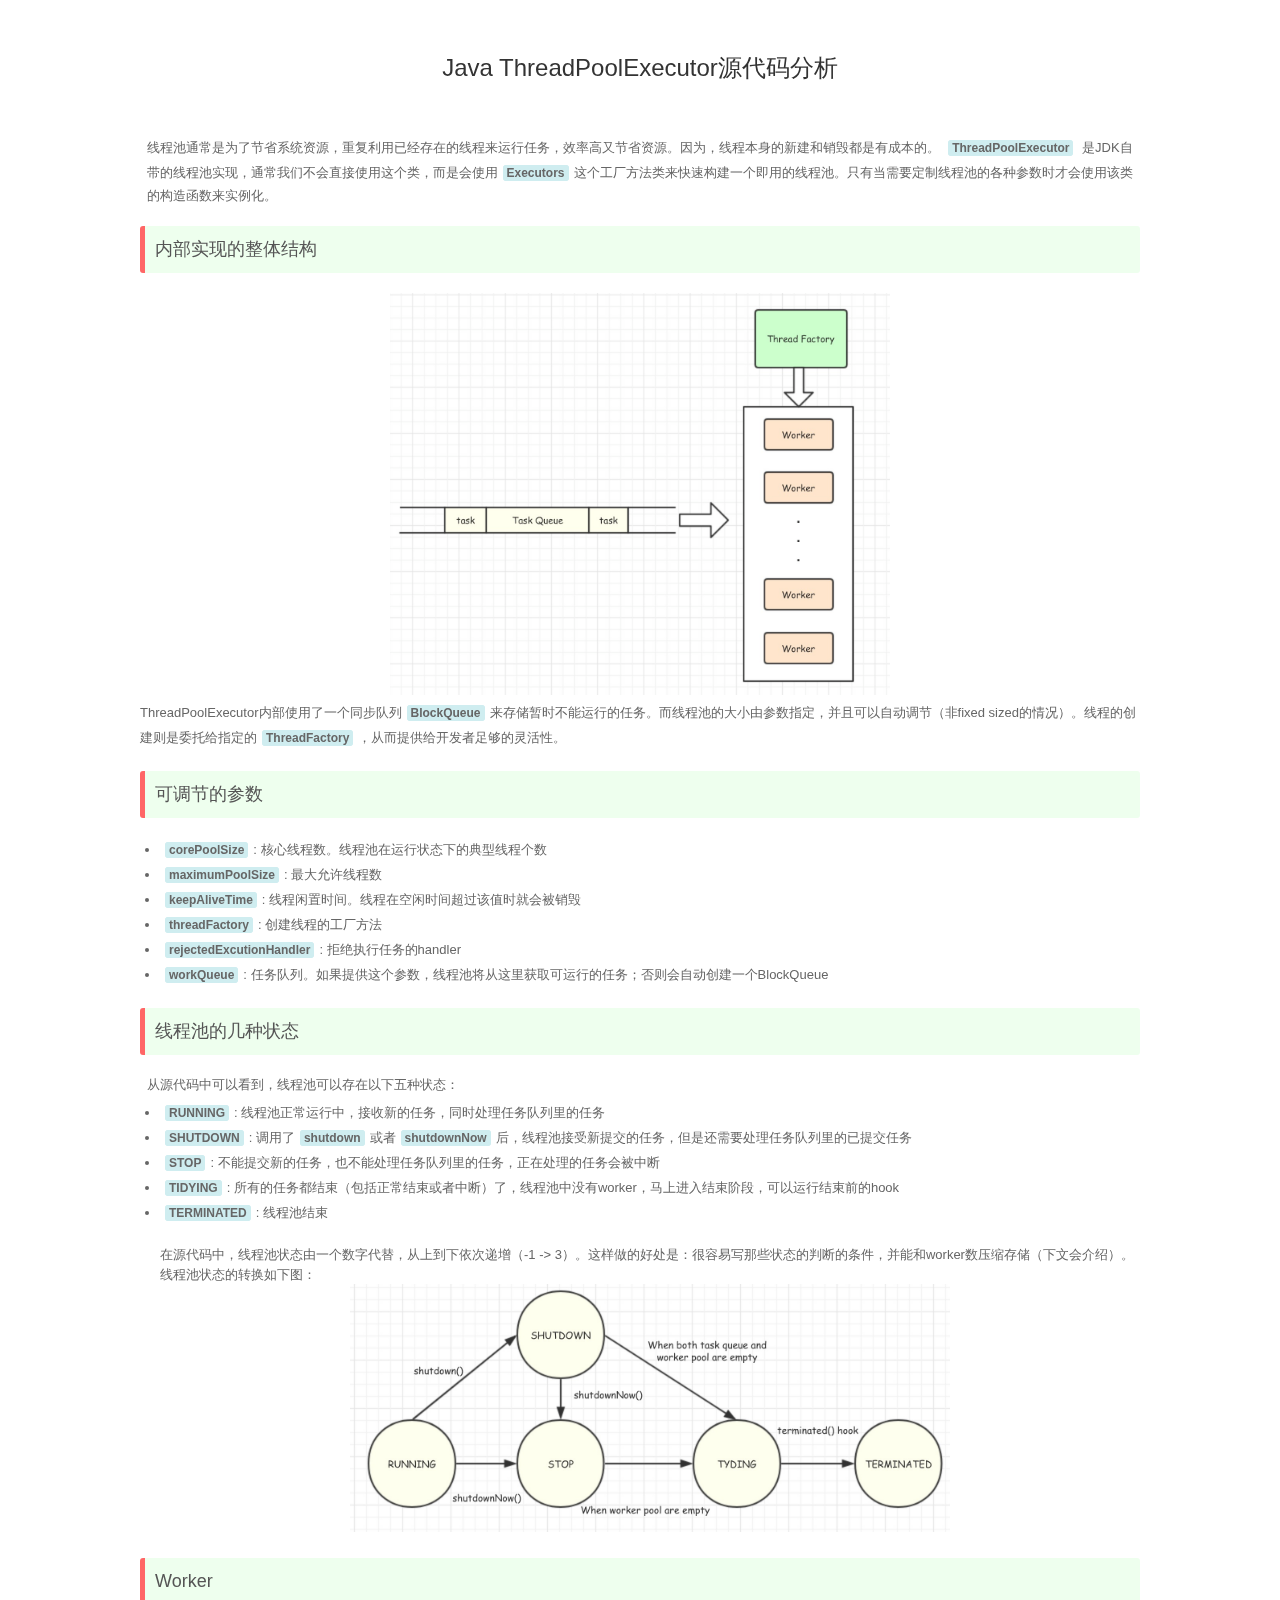
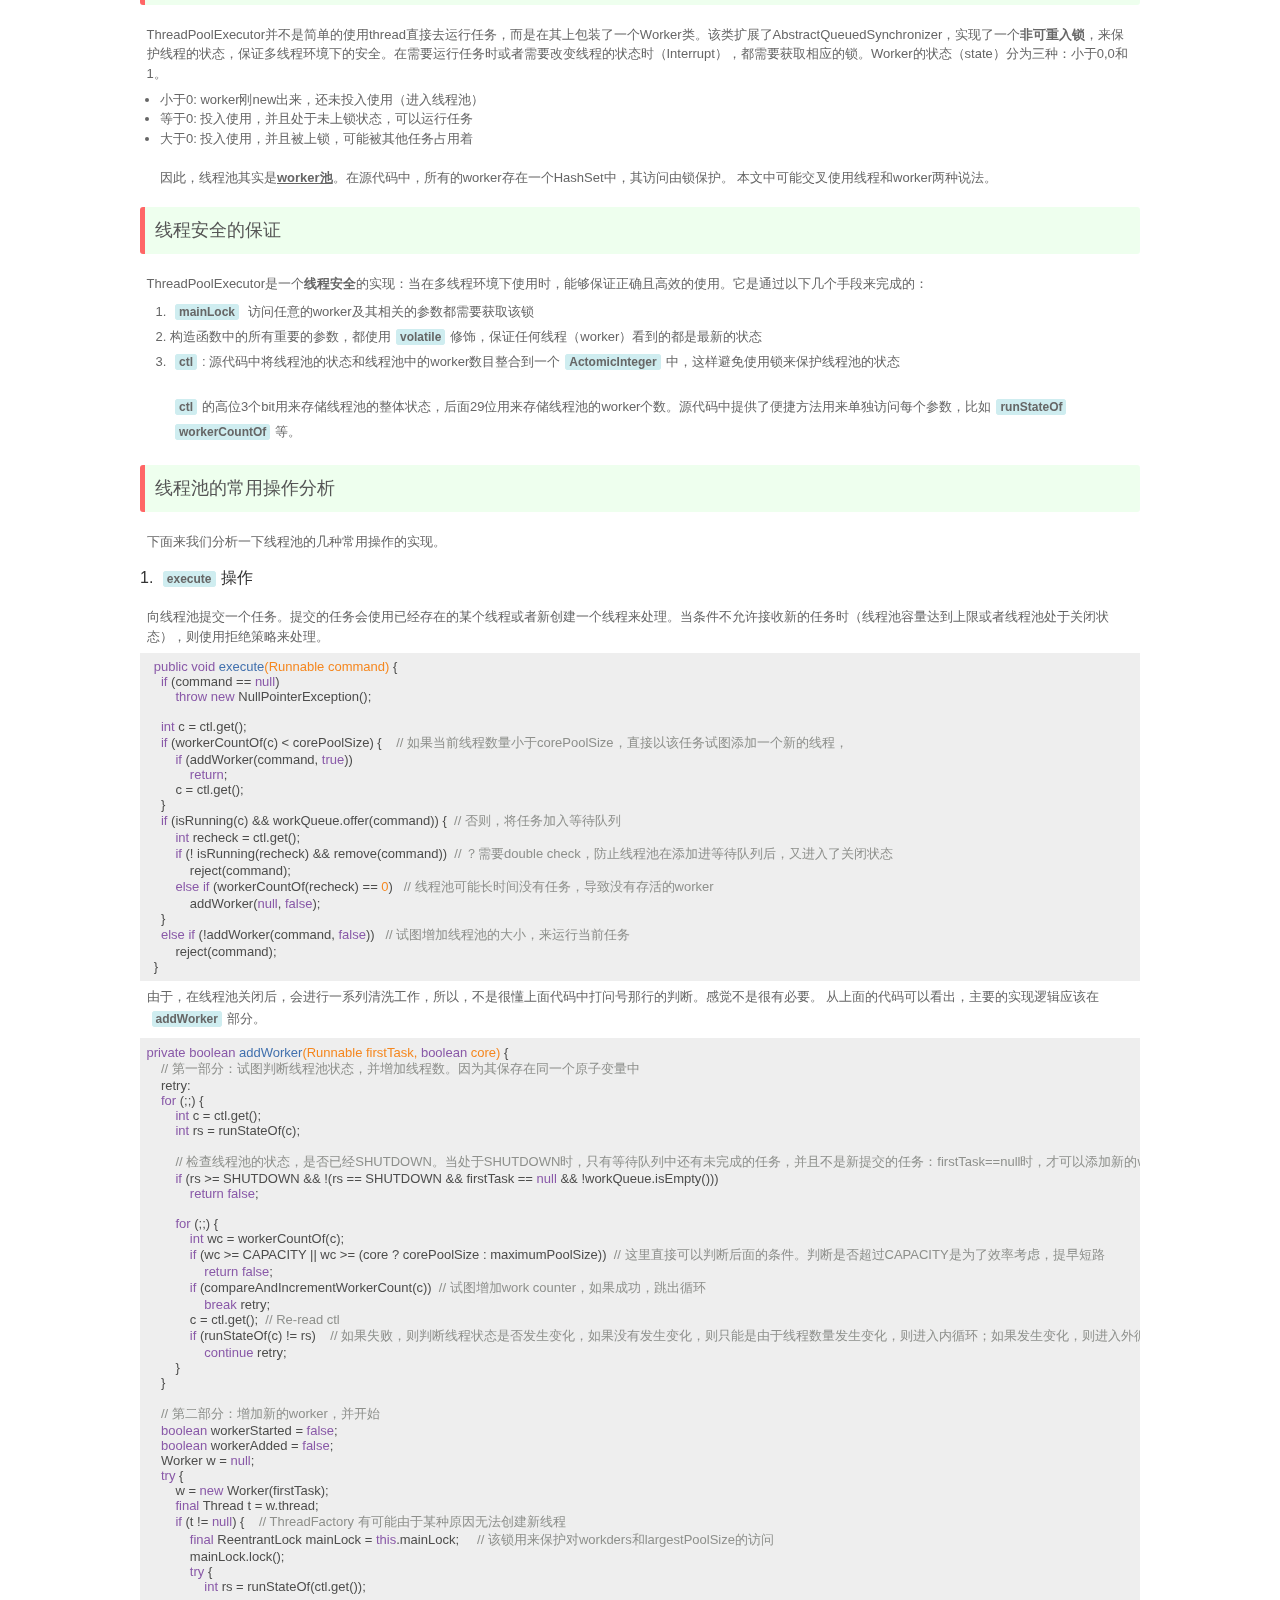
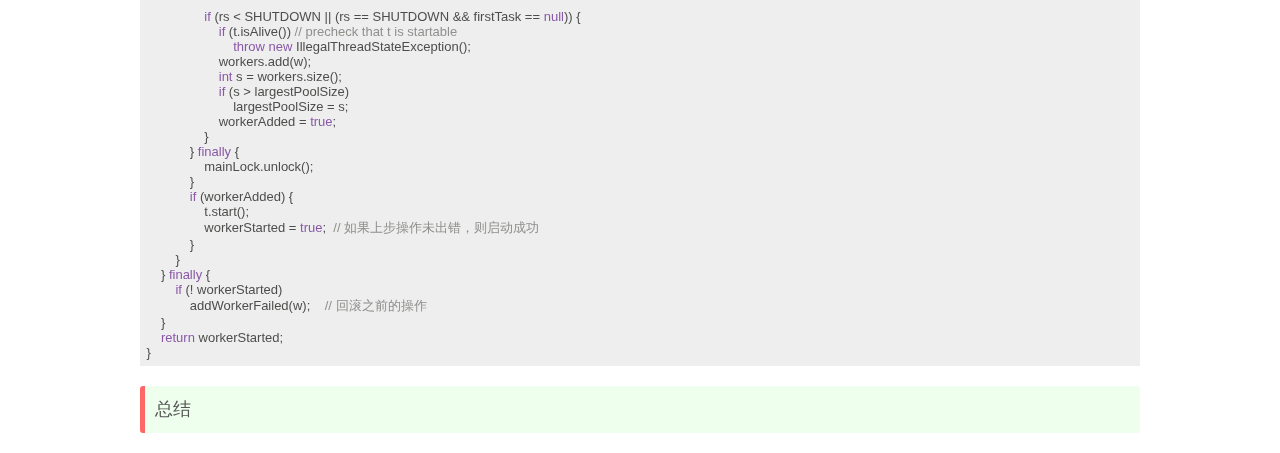
<file: html/java_thread_pool_executor.html>
<!DOCTYPE html>
<html>
	<head>
		<meta name="viewport" content="width=device-width, initial-scale=1.0, user-scalable=no">
		<title>java_thread_pool_executor - Henson's Memo</title>
		<link rel="stylesheet" href="../static/common.css">
		<link rel="stylesheet" href="../static/highlight/tomorrow.min.css">
		<script src="../static/highlight/highlight.min.js"></script>
		<script>hljs.initHighlightingOnLoad();</script>
		<style type="text/css">
		</style>
	</head>
	<body>
		<div class="main">
		<h1 id="javathreadpoolexecutor">Java ThreadPoolExecutor源代码分析</h1>
<p>线程池通常是为了节省系统资源，重复利用已经存在的线程来运行任务，效率高又节省资源。因为，线程本身的新建和销毁都是有成本的。
<code>ThreadPoolExecutor</code> 是JDK自带的线程池实现，通常我们不会直接使用这个类，而是会使用<code>Executors</code>这个工厂方法类来快速构建一个即用的线程池。只有当需要定制线程池的各种参数时才会使用该类的构造函数来实例化。</p>
<h3 id="">内部实现的整体结构</h3>
<p><center><img src="../imgs/thread_pool_arch.jpg" alt="aqs数据结构图" width="500" height="auto" /></center>
  ThreadPoolExecutor内部使用了一个同步队列<code>BlockQueue</code>来存储暂时不能运行的任务。而线程池的大小由参数指定，并且可以自动调节（非fixed sized的情况）。线程的创建则是委托给指定的<code>ThreadFactory</code>，从而提供给开发者足够的灵活性。</p>
<h3 id="-1">可调节的参数</h3>
<ul>
<li><code>corePoolSize</code>: 核心线程数。线程池在运行状态下的典型线程个数</li>
<li><code>maximumPoolSize</code>: 最大允许线程数</li>
<li><code>keepAliveTime</code>: 线程闲置时间。线程在空闲时间超过该值时就会被销毁</li>
<li><code>threadFactory</code>: 创建线程的工厂方法</li>
<li><code>rejectedExcutionHandler</code>: 拒绝执行任务的handler</li>
<li><code>workQueue</code>: 任务队列。如果提供这个参数，线程池将从这里获取可运行的任务；否则会自动创建一个BlockQueue</li>
</ul>
<h3 id="-2">线程池的几种状态</h3>
<p>从源代码中可以看到，线程池可以存在以下五种状态：</p>
<ul>
<li><code>RUNNING</code>: 线程池正常运行中，接收新的任务，同时处理任务队列里的任务</li>
<li><code>SHUTDOWN</code>: 调用了<code>shutdown</code>或者<code>shutdownNow</code>后，线程池接受新提交的任务，但是还需要处理任务队列里的已提交任务</li>
<li><code>STOP</code>: 不能提交新的任务，也不能处理任务队列里的任务，正在处理的任务会被中断</li>
<li><code>TIDYING</code>: 所有的任务都结束（包括正常结束或者中断）了，线程池中没有worker，马上进入结束阶段，可以运行结束前的hook</li>
<li><code>TERMINATED</code>: 线程池结束
<br/><br/>
在源代码中，线程池状态由一个数字代替，从上到下依次递增（-1 -&gt; 3）。这样做的好处是：很容易写那些状态的判断的条件，并能和worker数压缩存储（下文会介绍）。
线程池状态的转换如下图：
<center><img src="../imgs/thread_pool_state.jpg" alt="aqs数据结构图" width="600" height="auto" /></center></li>
</ul>
<h3 id="worker">Worker</h3>
<p>ThreadPoolExecutor并不是简单的使用thread直接去运行任务，而是在其上包装了一个Worker类。该类扩展了AbstractQueuedSynchronizer，实现了一个<strong>非可重入锁</strong>，来保护线程的状态，保证多线程环境下的安全。在需要运行任务时或者需要改变线程的状态时（Interrupt），都需要获取相应的锁。Worker的状态（state）分为三种：小于0,0和1。</p>
<ul>
<li>小于0: worker刚new出来，还未投入使用（进入线程池）</li>
<li>等于0: 投入使用，并且处于未上锁状态，可以运行任务</li>
<li>大于0: 投入使用，并且被上锁，可能被其他任务占用着
<br/><br/>
因此，线程池其实是<span style="text-decoration:underline;"><strong>worker池</strong></span>。在源代码中，所有的worker存在一个HashSet中，其访问由锁保护。
本文中可能交叉使用线程和worker两种说法。</li>
</ul>
<h3 id="-3">线程安全的保证</h3>
<p>ThreadPoolExecutor是一个<strong>线程安全</strong>的实现：当在多线程环境下使用时，能够保证正确且高效的使用。它是通过以下几个手段来完成的：</p>
<ol>
<li><code>mainLock</code> 访问任意的worker及其相关的参数都需要获取该锁</li>
<li>构造函数中的所有重要的参数，都使用<code>volatile</code>修饰，保证任何线程（worker）看到的都是最新的状态</li>
<li><code>ctl</code>: 源代码中将线程池的状态和线程池中的worker数目整合到一个<code>ActomicInteger</code>中，这样避免使用锁来保护线程池的状态
<br/><br/>
<code>ctl</code>的高位3个bit用来存储线程池的整体状态，后面29位用来存储线程池的worker个数。源代码中提供了便捷方法用来单独访问每个参数，比如<code>runStateOf</code> <code>workerCountOf</code>等。</li>
</ol>
<h3 id="-4">线程池的常用操作分析</h3>
<p>下面来我们分析一下线程池的几种常用操作的实现。</p>
<h4 id="1execute">1. <code>execute</code>操作</h4>
<p>向线程池提交一个任务。提交的任务会使用已经存在的某个线程或者新创建一个线程来处理。当条件不允许接收新的任务时（线程池容量达到上限或者线程池处于关闭状态），则使用拒绝策略来处理。</p>
<pre><code class="Java language-Java">  public void execute(Runnable command) {
    if (command == null)
        throw new NullPointerException();

    int c = ctl.get();
    if (workerCountOf(c) &lt; corePoolSize) {    // 如果当前线程数量小于corePoolSize，直接以该任务试图添加一个新的线程，
        if (addWorker(command, true))
            return;
        c = ctl.get();
    }
    if (isRunning(c) &amp;&amp; workQueue.offer(command)) {  // 否则，将任务加入等待队列
        int recheck = ctl.get();
        if (! isRunning(recheck) &amp;&amp; remove(command))  // ？需要double check，防止线程池在添加进等待队列后，又进入了关闭状态
            reject(command);
        else if (workerCountOf(recheck) == 0)   // 线程池可能长时间没有任务，导致没有存活的worker
            addWorker(null, false);
    }
    else if (!addWorker(command, false))   // 试图增加线程池的大小，来运行当前任务
        reject(command);    
  }
</code></pre>
<p>由于，在线程池关闭后，会进行一系列清洗工作，所以，不是很懂上面代码中打问号那行的判断。感觉不是很有必要。
从上面的代码可以看出，主要的实现逻辑应该在<code>addWorker</code>部分。</p>
<pre><code class="Java language-Java">private boolean addWorker(Runnable firstTask, boolean core) {
    // 第一部分：试图判断线程池状态，并增加线程数。因为其保存在同一个原子变量中
    retry:
    for (;;) {
        int c = ctl.get();
        int rs = runStateOf(c);

        // 检查线程池的状态，是否已经SHUTDOWN。当处于SHUTDOWN时，只有等待队列中还有未完成的任务，并且不是新提交的任务：firstTask==null时，才可以添加新的worker
        if (rs &gt;= SHUTDOWN &amp;&amp; !(rs == SHUTDOWN &amp;&amp; firstTask == null &amp;&amp; !workQueue.isEmpty()))
            return false;

        for (;;) {
            int wc = workerCountOf(c);
            if (wc &gt;= CAPACITY || wc &gt;= (core ? corePoolSize : maximumPoolSize))  // 这里直接可以判断后面的条件。判断是否超过CAPACITY是为了效率考虑，提早短路
                return false;
            if (compareAndIncrementWorkerCount(c))  // 试图增加work counter，如果成功，跳出循环
                break retry;
            c = ctl.get();  // Re-read ctl
            if (runStateOf(c) != rs)    // 如果失败，则判断线程状态是否发生变化，如果没有发生变化，则只能是由于线程数量发生变化，则进入内循环；如果发生变化，则进入外循环
                continue retry;
        }
    }

    // 第二部分：增加新的worker，并开始
    boolean workerStarted = false;
    boolean workerAdded = false;
    Worker w = null;
    try {
        w = new Worker(firstTask);
        final Thread t = w.thread;
        if (t != null) {    // ThreadFactory 有可能由于某种原因无法创建新线程
            final ReentrantLock mainLock = this.mainLock;     // 该锁用来保护对workders和largestPoolSize的访问
            mainLock.lock();
            try {
                int rs = runStateOf(ctl.get());

                if (rs &lt; SHUTDOWN || (rs == SHUTDOWN &amp;&amp; firstTask == null)) {
                    if (t.isAlive()) // precheck that t is startable
                        throw new IllegalThreadStateException();
                    workers.add(w);
                    int s = workers.size();
                    if (s &gt; largestPoolSize)
                        largestPoolSize = s;
                    workerAdded = true;
                }
            } finally {
                mainLock.unlock();
            }
            if (workerAdded) {
                t.start();
                workerStarted = true;  // 如果上步操作未出错，则启动成功
            }
        }
    } finally {
        if (! workerStarted)
            addWorkerFailed(w);    // 回滚之前的操作
    }
    return workerStarted;
}
</code></pre>
<h3 id="-5">总结</h3>
		</div>
	</body>
</html>
</file>
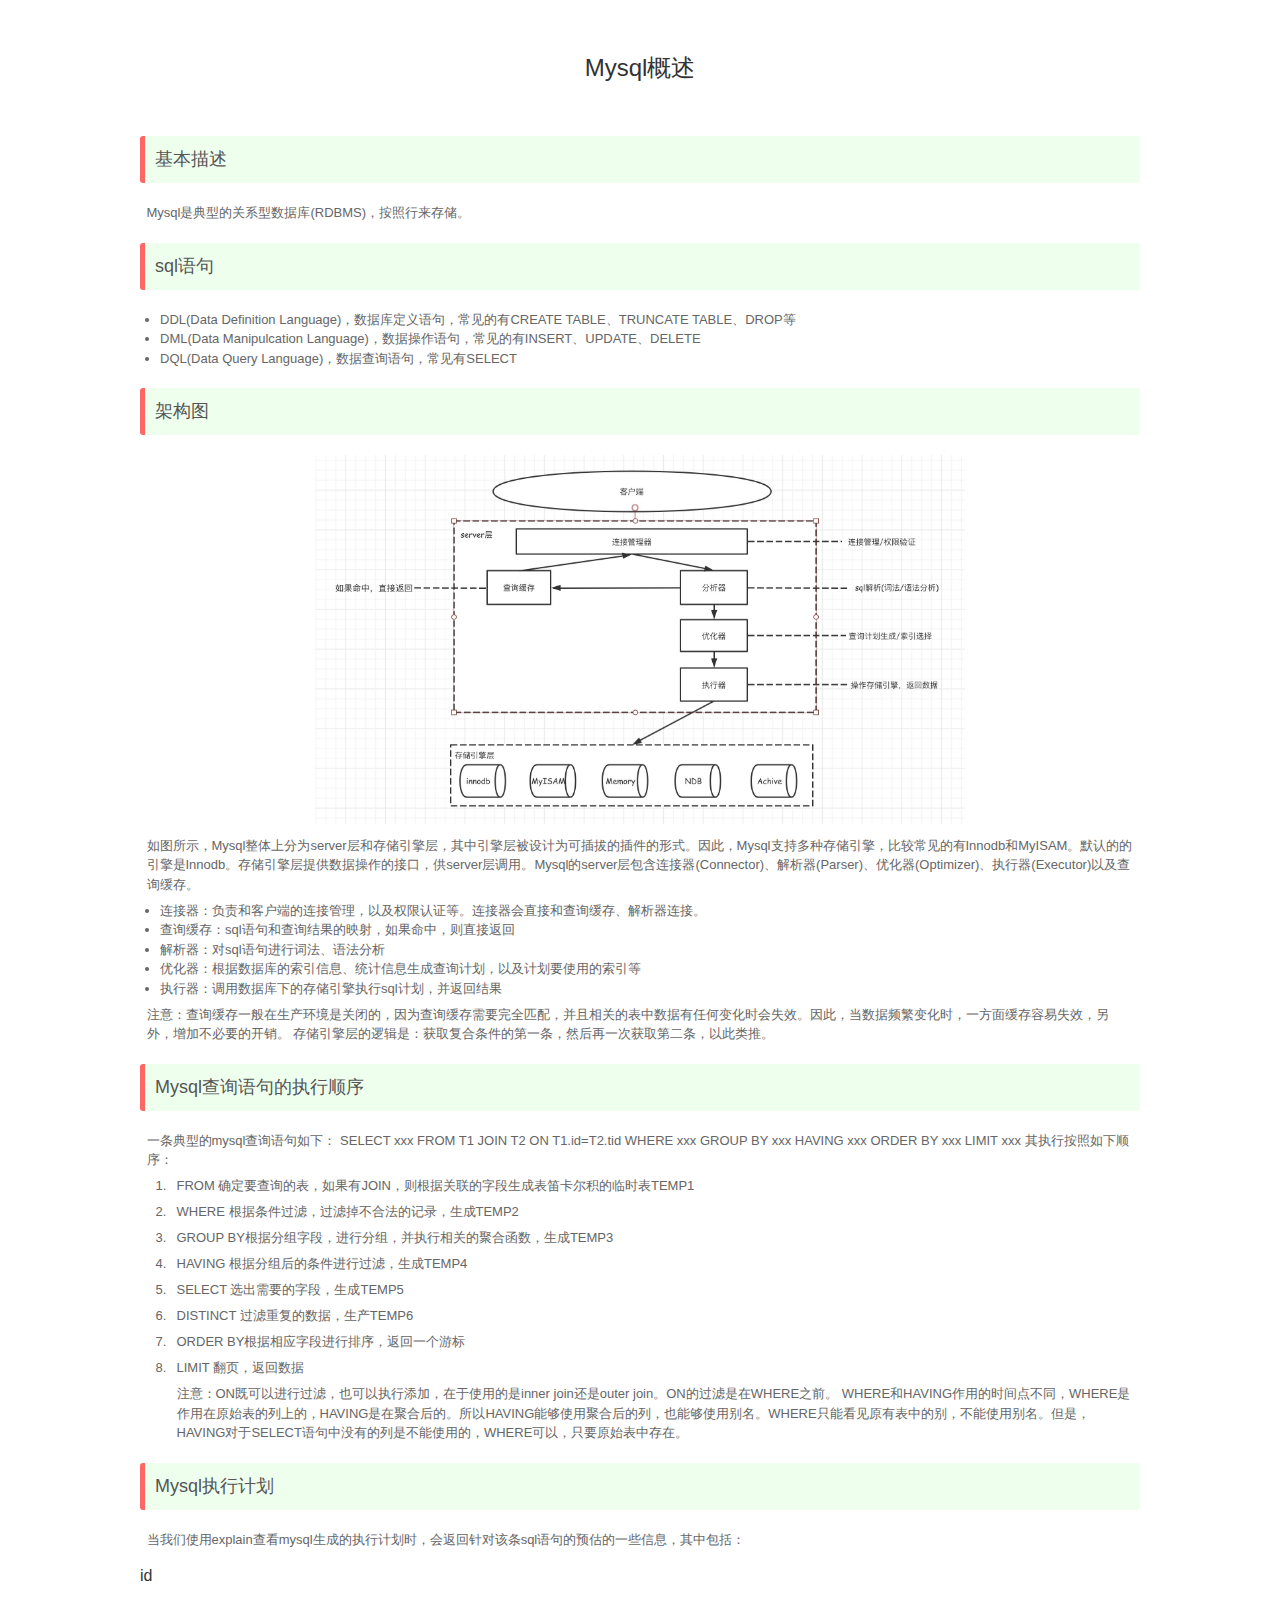
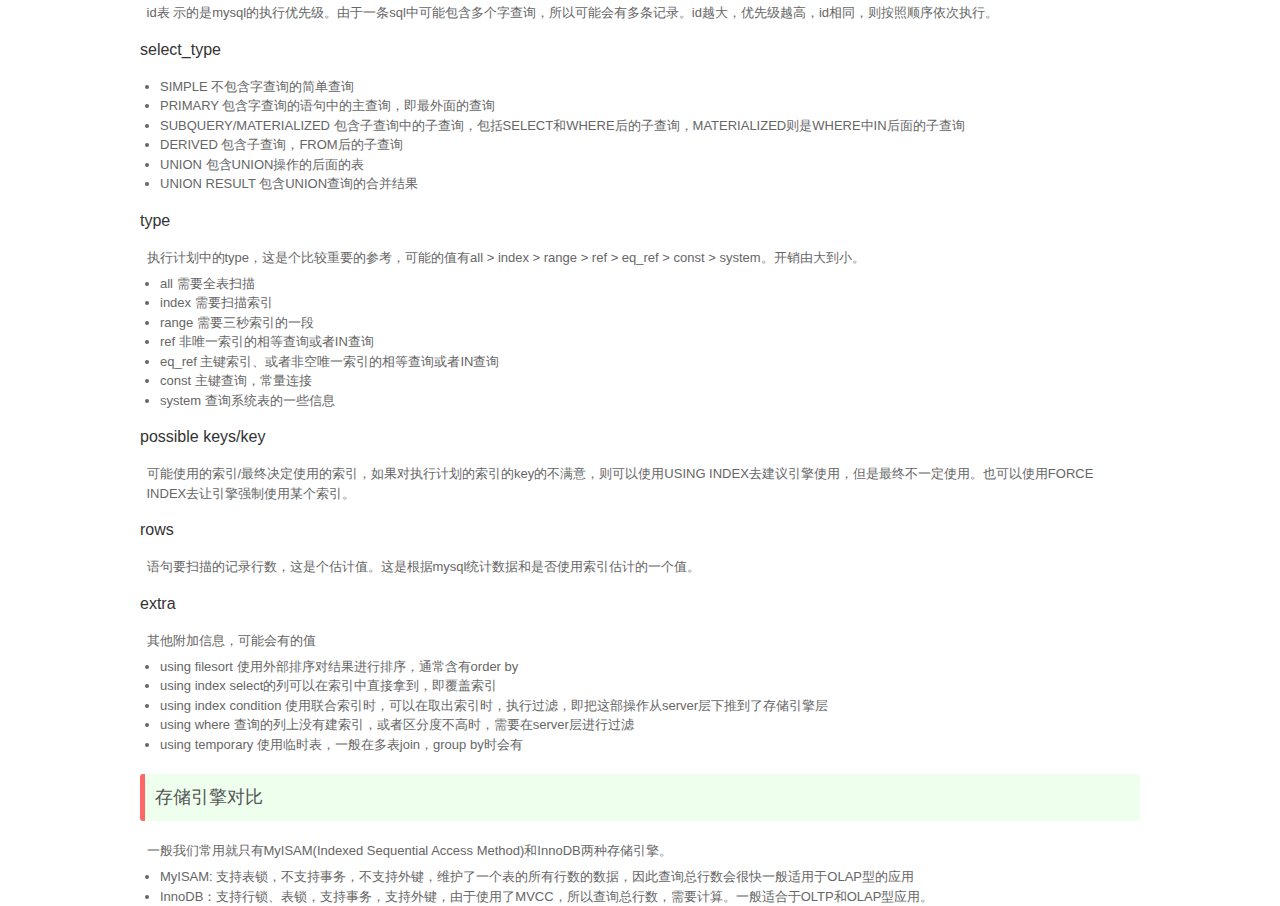
<file: html/mysql.html>
<!DOCTYPE html>
<html>
	<head>
		<meta name="viewport" content="width=device-width, initial-scale=1.0, user-scalable=no">
		<title>mysql - Henson's Memo</title>
		<link rel="stylesheet" href="../static/common.css">
		<link rel="stylesheet" href="../static/highlight/tomorrow.min.css">
		<script src="../static/highlight/highlight.min.js"></script>
		<script>hljs.initHighlightingOnLoad();</script>
		<style type="text/css">
		</style>
	</head>
	<body>
		<div class="main">
		<h1 id="mysql">Mysql概述</h1>
<h3 id="">基本描述</h3>
<p>Mysql是典型的关系型数据库(RDBMS)，按照行来存储。</p>
<h3 id="sql">sql语句</h3>
<ul>
<li>DDL(Data Definition Language)，数据库定义语句，常见的有CREATE TABLE、TRUNCATE TABLE、DROP等</li>
<li>DML(Data Manipulcation Language)，数据操作语句，常见的有INSERT、UPDATE、DELETE</li>
<li>DQL(Data Query Language)，数据查询语句，常见有SELECT</li>
</ul>
<h3 id="-1">架构图</h3>
<p><center><img src="../imgs/mysql_arch.jpg" alt="mysql架构图" width="650" height="auto" /></center></p>
<p>如图所示，Mysql整体上分为server层和存储引擎层，其中引擎层被设计为可插拔的插件的形式。因此，Mysql支持多种存储引擎，比较常见的有Innodb和MyISAM。默认的的引擎是Innodb。存储引擎层提供数据操作的接口，供server层调用。Mysql的server层包含连接器(Connector)、解析器(Parser)、优化器(Optimizer)、执行器(Executor)以及查询缓存。</p>
<ul>
<li>连接器：负责和客户端的连接管理，以及权限认证等。连接器会直接和查询缓存、解析器连接。</li>
<li>查询缓存：sql语句和查询结果的映射，如果命中，则直接返回</li>
<li>解析器：对sql语句进行词法、语法分析</li>
<li>优化器：根据数据库的索引信息、统计信息生成查询计划，以及计划要使用的索引等</li>
<li>执行器：调用数据库下的存储引擎执行sql计划，并返回结果</li>
</ul>
<p>注意：查询缓存一般在生产环境是关闭的，因为查询缓存需要完全匹配，并且相关的表中数据有任何变化时会失效。因此，当数据频繁变化时，一方面缓存容易失效，另外，增加不必要的开销。
  存储引擎层的逻辑是：获取复合条件的第一条，然后再一次获取第二条，以此类推。</p>
<h3 id="mysql-1">Mysql查询语句的执行顺序</h3>
<p>一条典型的mysql查询语句如下：
SELECT xxx FROM T1 JOIN T2 ON T1.id=T2.tid WHERE xxx GROUP BY xxx HAVING xxx ORDER BY xxx LIMIT xxx
其执行按照如下顺序：</p>
<ol>
<li><p>FROM 确定要查询的表，如果有JOIN，则根据关联的字段生成表笛卡尔积的临时表TEMP1</p></li>
<li><p>WHERE 根据条件过滤，过滤掉不合法的记录，生成TEMP2</p></li>
<li><p>GROUP BY根据分组字段，进行分组，并执行相关的聚合函数，生成TEMP3</p></li>
<li><p>HAVING 根据分组后的条件进行过滤，生成TEMP4</p></li>
<li><p>SELECT 选出需要的字段，生成TEMP5</p></li>
<li><p>DISTINCT 过滤重复的数据，生产TEMP6</p></li>
<li><p>ORDER BY根据相应字段进行排序，返回一个游标</p></li>
<li><p>LIMIT 翻页，返回数据</p>
<p>注意：ON既可以进行过滤，也可以执行添加，在于使用的是inner join还是outer join。ON的过滤是在WHERE之前。
WHERE和HAVING作用的时间点不同，WHERE是作用在原始表的列上的，HAVING是在聚合后的。所以HAVING能够使用聚合后的列，也能够使用别名。WHERE只能看见原有表中的别，不能使用别名。但是，HAVING对于SELECT语句中没有的列是不能使用的，WHERE可以，只要原始表中存在。</p></li>
</ol>
<h3 id="mysql-2">Mysql执行计划</h3>
<p>当我们使用explain查看mysql生成的执行计划时，会返回针对该条sql语句的预估的一些信息，其中包括：</p>
<h4 id="id">id</h4>
<p>id表 示的是mysql的执行优先级。由于一条sql中可能包含多个字查询，所以可能会有多条记录。id越大，优先级越高，id相同，则按照顺序依次执行。</p>
<h4 id="select_type">select_type</h4>
<ul>
<li>SIMPLE 不包含字查询的简单查询</li>
<li>PRIMARY 包含字查询的语句中的主查询，即最外面的查询</li>
<li>SUBQUERY/MATERIALIZED 包含子查询中的子查询，包括SELECT和WHERE后的子查询，MATERIALIZED则是WHERE中IN后面的子查询</li>
<li>DERIVED 包含子查询，FROM后的子查询</li>
<li>UNION 包含UNION操作的后面的表</li>
<li>UNION RESULT 包含UNION查询的合并结果</li>
</ul>
<h4 id="type">type</h4>
<p>执行计划中的type，这是个比较重要的参考，可能的值有all &gt; index &gt; range &gt; ref &gt; eq_ref &gt; const &gt; system。开销由大到小。</p>
<ul>
<li>all 需要全表扫描</li>
<li>index 需要扫描索引</li>
<li>range 需要三秒索引的一段</li>
<li>ref 非唯一索引的相等查询或者IN查询</li>
<li>eq_ref 主键索引、或者非空唯一索引的相等查询或者IN查询</li>
<li>const 主键查询，常量连接</li>
<li>system 查询系统表的一些信息</li>
</ul>
<h4 id="possiblekeyskey">possible keys/key</h4>
<p>可能使用的索引/最终决定使用的索引，如果对执行计划的索引的key的不满意，则可以使用USING INDEX去建议引擎使用，但是最终不一定使用。也可以使用FORCE INDEX去让引擎强制使用某个索引。</p>
<h4 id="rows">rows</h4>
<p>语句要扫描的记录行数，这是个估计值。这是根据mysql统计数据和是否使用索引估计的一个值。</p>
<h4 id="extra">extra</h4>
<p>其他附加信息，可能会有的值</p>
<ul>
<li>using filesort 使用外部排序对结果进行排序，通常含有order by</li>
<li>using index select的列可以在索引中直接拿到，即覆盖索引</li>
<li>using index condition 使用联合索引时，可以在取出索引时，执行过滤，即把这部操作从server层下推到了存储引擎层</li>
<li>using where 查询的列上没有建索引，或者区分度不高时，需要在server层进行过滤</li>
<li>using temporary 使用临时表，一般在多表join，group by时会有</li>
</ul>
<h3 id="-2">存储引擎对比</h3>
<p>一般我们常用就只有MyISAM(Indexed Sequential Access Method)和InnoDB两种存储引擎。</p>
<ul>
<li>MyISAM: 支持表锁，不支持事务，不支持外键，维护了一个表的所有行数的数据，因此查询总行数会很快一般适用于OLAP型的应用</li>
<li>InnoDB：支持行锁、表锁，支持事务，支持外键，由于使用了MVCC，所以查询总行数，需要计算。一般适合于OLTP和OLAP型应用。</li>
</ul>
		</div>
	</body>
</html>
</file>
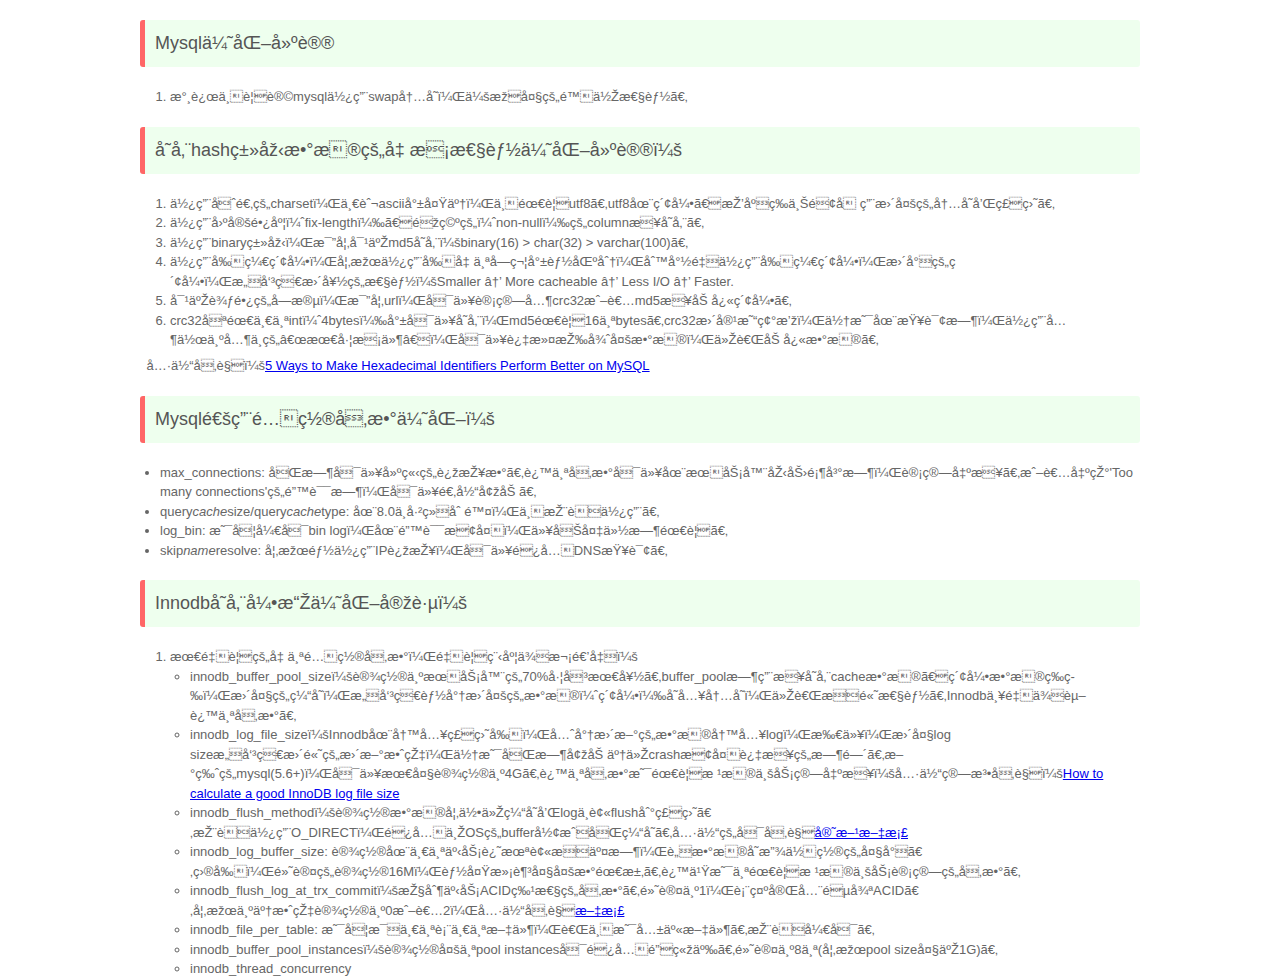
<file: html/mysql_performance_optimization.html>
<!DOCTYPE html>
<html>
	<head>
		<meta name="viewport" content="width=device-width, initial-scale=1.0, user-scalable=no">
		<title>mysql_performance_optimization - Henson's Memo</title>
		<link rel="stylesheet" href="../static/common.css">
		<link rel="stylesheet" href="../static/highlight/tomorrow.min.css">
		<script src="../static/highlight/highlight.min.js"></script>
		<script>hljs.initHighlightingOnLoad();</script>
		<style type="text/css">
		</style>
	</head>
	<body>
		<div class="main">
		<h3 id="mysql">Mysql优化建议</h3>
<ol>
<li>永远不要让mysql使用swap内存，会极大的降低性能。</li>
</ol>
<h3 id="hash">存储hash类型数据的几条性能优化建议：</h3>
<ol>
<li>使用合适的charset，一般ascii就够了，不需要utf8。utf8在索引、排序等上面占用更多的内存和磁盘。</li>
<li>使用固定长度（fix-length）、非空的（non-null）的column来存储。</li>
<li>使用binary类型，比如对于md5存储：binary(16) &gt; char(32) &gt; varchar(100)。</li>
<li>使用前缀索引，如果使用前几个字符就能区分，则尽量使用前缀索引，更小的索引，意味着更好的性能：Smaller → More cacheable → Less I/O → Faster. </li>
<li>对于较长的字段，比如url，可以计算其crc32或者md5来加快索引。</li>
<li>crc32只需一个int（4bytes）就可以存储，md5需要16个bytes。crc32更容易碰撞，但是在查询时，使用其作为其中的“最左条件”，可以过滤掉很多数据，从而加快数据。</li>
</ol>
<p>具体参见：<a href="https://www.xaprb.com/blog/2009/02/12/5-ways-to-make-hexadecimal-identifiers-perform-better-on-mysql/">5 Ways to Make Hexadecimal Identifiers Perform Better on MySQL</a></p>
<h3 id="mysql-1">Mysql通用配置参数优化：</h3>
<ul>
<li>max_connections: 同时可以建立的连接数。这个参数可以在服务器压力顶峰时，计算出来。或者出现'Too many connections'的错误时，可以适当增加。</li>
<li>query<em>cache</em>size/query<em>cache</em>type: 在8.0中已经删除，不推荐使用。</li>
<li>log_bin: 是否开启bin log，在错误恢复，以及备份时需要。</li>
<li>skip<em>name</em>resolve: 如果都使用IP连接，可以避免DNS查询。</li>
</ul>
<h3 id="innodb">Innodb存储引擎优化实践：</h3>
<ol>
<li>最重要的几个配置参数，重要程度依次递减：<ul>
<li>innodb_buffer_pool_size：设置为服务器的70%左右最好。buffer_pool时用来存储cache数据、索引数据等等，更大的缓存，意味着能将更多的数据（索引）存入内存，从而提高性能。Innodb严重依赖这个参数。</li>
<li>innodb_log_file_size：Innodb在写入磁盘前，先将更新的数据写入log，所以，更大log size意味着更高的更新效率，但是同时增加了从crash恢复过来的时间。新版的mysql(5.6+)，可以最大设置为4G。这个参数是需要根据业务算出来：具体算法参见：<a href="https://www.percona.com/blog/2008/11/21/how-to-calculate-a-good-innodb-log-file-size/">How to calculate a good InnoDB log file size</a></li>
<li>innodb_flush_method：设置数据如何从缓存和log中被flush到磁盘。推荐使用O_DIRECT，避免与OS的buffer形成双缓存。具体的可参见<a href="https://dev.mysql.com/doc/refman/8.0/en/innodb-parameters.html#sysvar_innodb_flush_method">官方文档</a></li>
<li>innodb_log_buffer_size: 设置在一个事务还未被提交时，脏数据存放位置的大小。目前，默认的设置16M，能够满足大多数需求。这也是个需要根据业务计算的参数。</li>
<li>innodb_flush_log_at_trx_commit：控制事务ACID特性的参数。默认为1，表示完全遵循ACID。如果为了效率设置为0或者2，具体参见<a href="https://dev.mysql.com/doc/refman/8.0/en/innodb-parameters.html#sysvar_innodb_flush_log_at_trx_commit">文档</a></li>
<li>innodb_file_per_table: 是否每一个表一个文件，而不是共享文件。推荐开启。</li>
<li>innodb_buffer_pool_instances：设置多个pool instances可避免锁竞争。默认为8个(如果pool size大于1G)。</li>
<li>innodb_thread_concurrency</li></ul></li>
</ol>
		</div>
	</body>
</html>
</file>
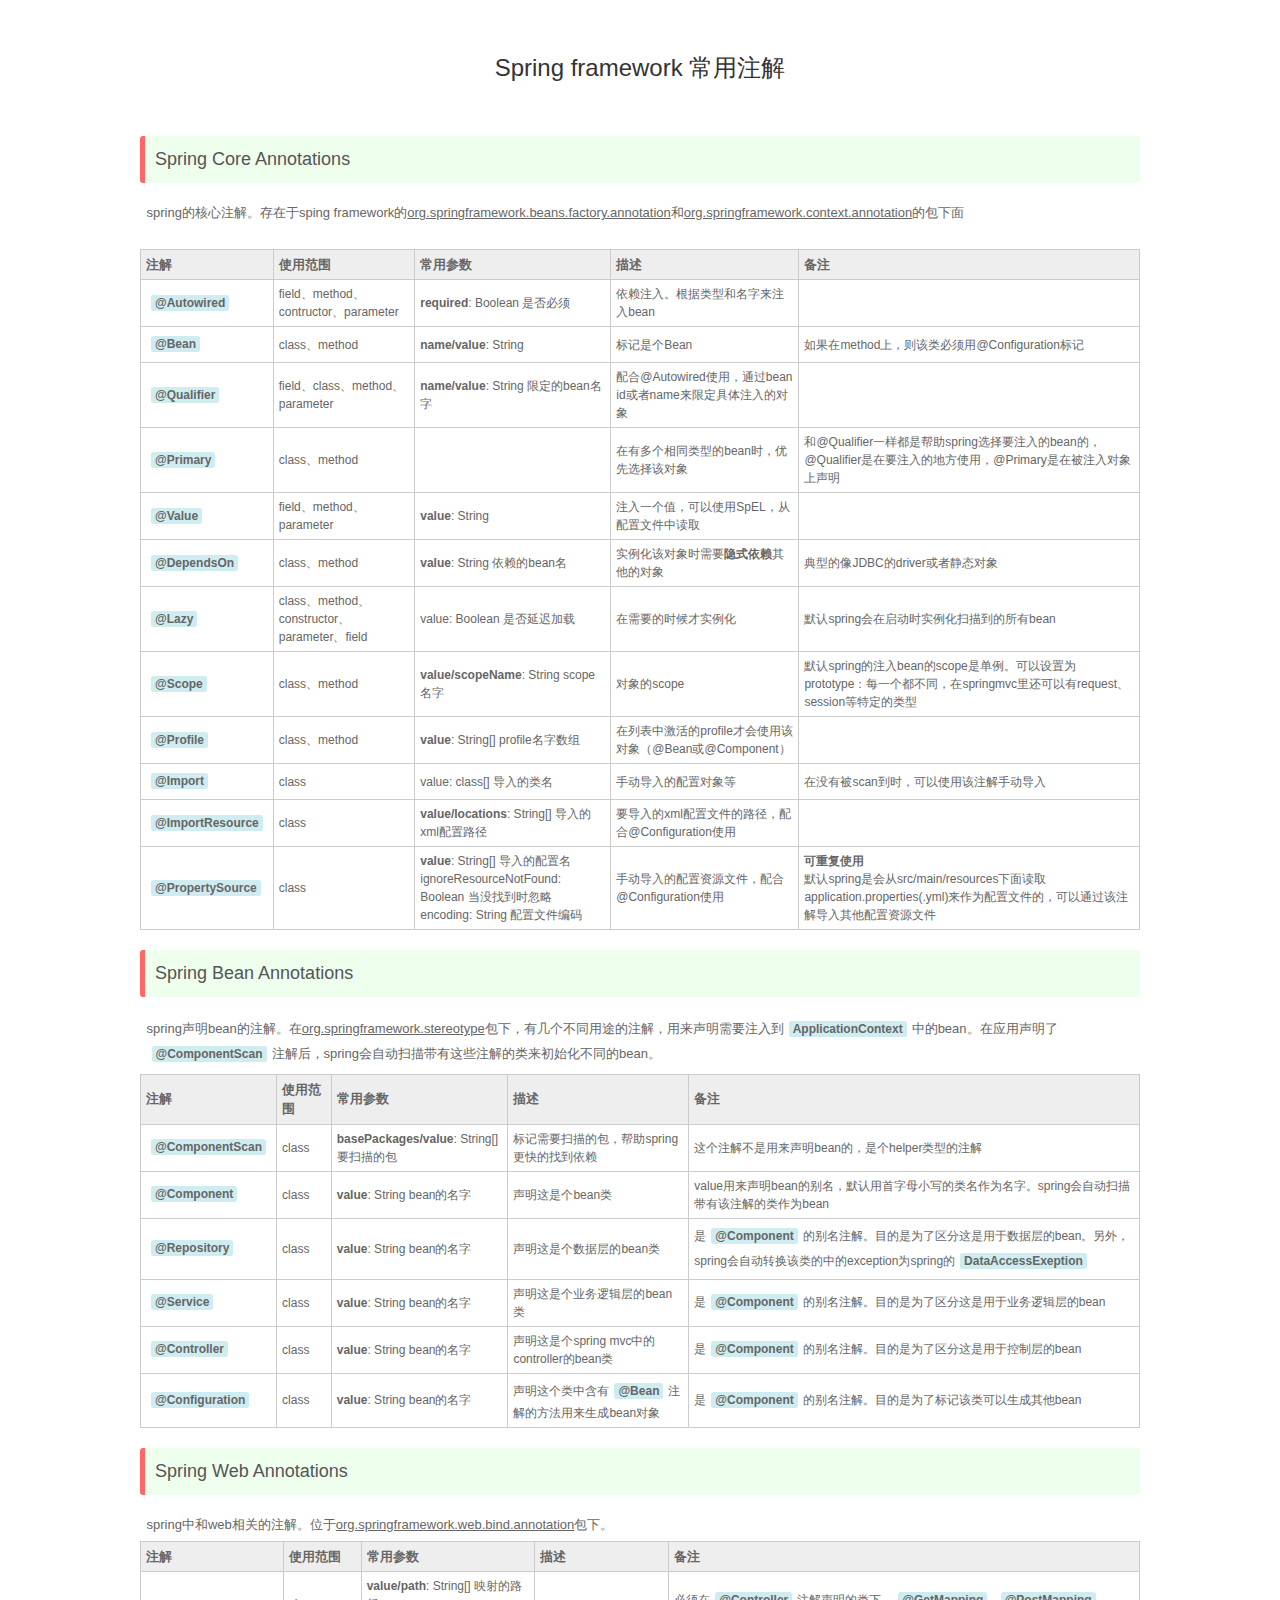
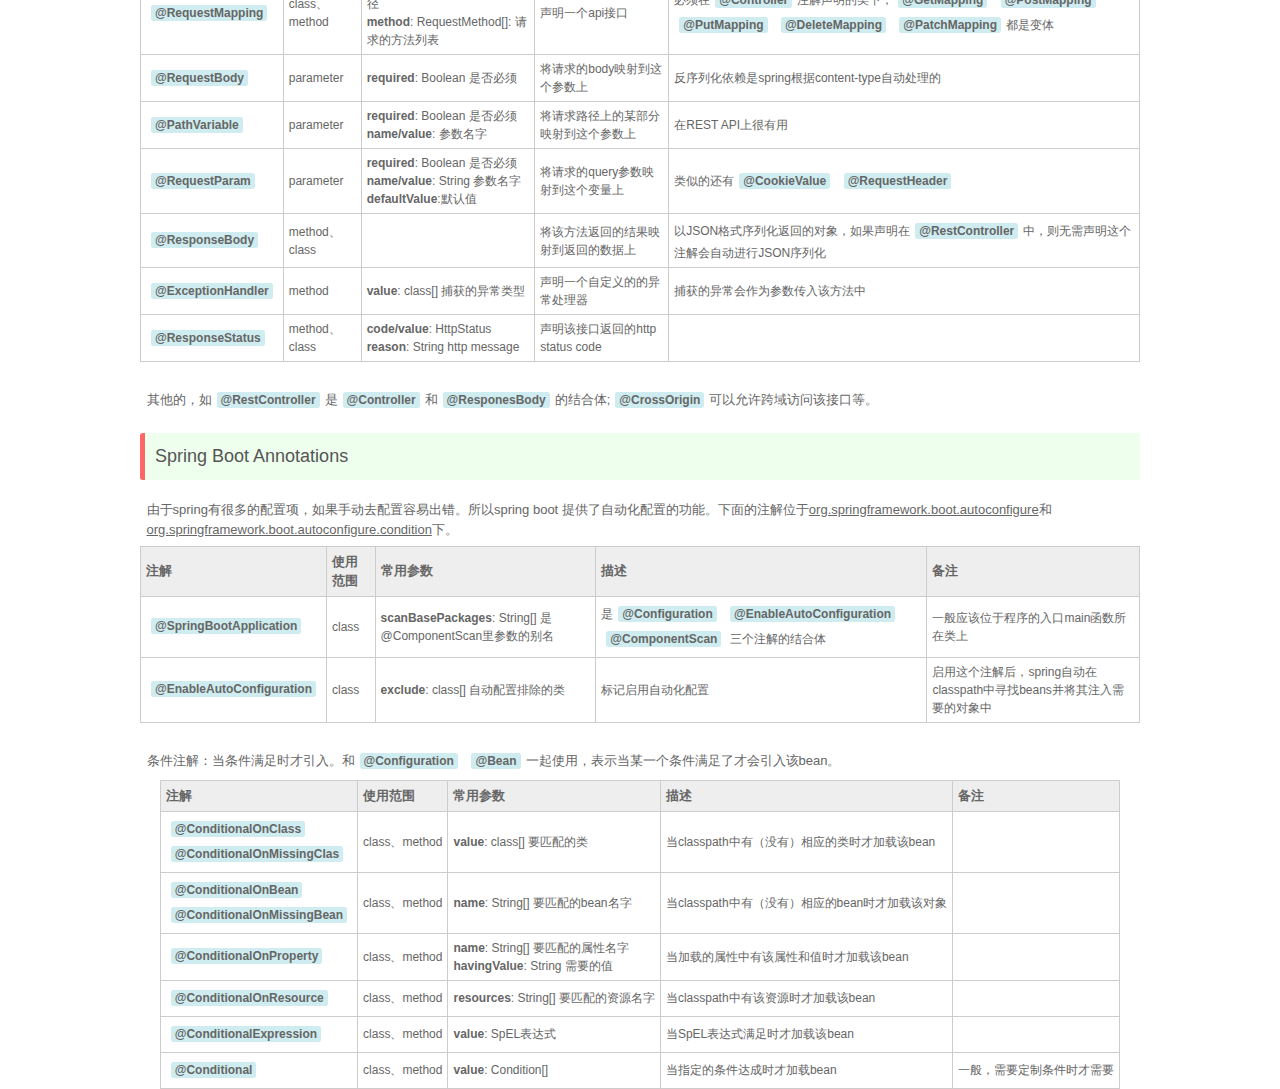
<file: html/spring_core_annotation.html>
<!DOCTYPE html>
<html>
	<head>
		<meta name="viewport" content="width=device-width, initial-scale=1.0, user-scalable=no">
		<title>spring_core_annotation - Henson's Memo</title>
		<link rel="stylesheet" href="../static/common.css">
		<link rel="stylesheet" href="../static/highlight/tomorrow.min.css">
		<script src="../static/highlight/highlight.min.js"></script>
		<script>hljs.initHighlightingOnLoad();</script>
		<style type="text/css">
		</style>
	</head>
	<body>
		<div class="main">
		<h1 id="springframework">Spring framework 常用注解</h1>
<h3 id="springcoreannotations">Spring Core Annotations</h3>
<p>spring的核心注解。存在于sping framework的<span style="text-decoration:underline;">org.springframework.beans.factory.annotation</span>和<span style="text-decoration:underline;">org.springframework.context.annotation</span>的包下面<br />
  <br/></p>
<table>
<thead>
<tr>
<th style="text-align:left;">注解</th>
<th style="text-align:left;">使用范围</th>
<th style="text-align:left;">常用参数</th>
<th style="text-align:left;">描述</th>
<th style="text-align:left;">备注</th>
</tr>
</thead>
<tbody>
<tr>
<td style="text-align:left;"><code>@Autowired</code></td>
<td style="text-align:left;">field、method、contructor、parameter</td>
<td style="text-align:left;"><strong>required</strong>: Boolean 是否必须</td>
<td style="text-align:left;">依赖注入。根据类型和名字来注入bean</td>
<td style="text-align:left;"></td>
</tr>
<tr>
<td style="text-align:left;"><code>@Bean</code></td>
<td style="text-align:left;">class、method</td>
<td style="text-align:left;"><strong>name/value</strong>: String</td>
<td style="text-align:left;">标记是个Bean</td>
<td style="text-align:left;">如果在method上，则该类必须用@Configuration标记</td>
</tr>
<tr>
<td style="text-align:left;"><code>@Qualifier</code></td>
<td style="text-align:left;">field、class、method、parameter</td>
<td style="text-align:left;"><strong>name/value</strong>: String 限定的bean名字</td>
<td style="text-align:left;">配合@Autowired使用，通过bean id或者name来限定具体注入的对象</td>
<td style="text-align:left;"></td>
</tr>
<tr>
<td style="text-align:left;"><code>@Primary</code></td>
<td style="text-align:left;">class、method</td>
<td style="text-align:left;"></td>
<td style="text-align:left;">在有多个相同类型的bean时，优先选择该对象</td>
<td style="text-align:left;">和@Qualifier一样都是帮助spring选择要注入的bean的，@Qualifier是在要注入的地方使用，@Primary是在被注入对象上声明</td>
</tr>
<tr>
<td style="text-align:left;"><code>@Value</code></td>
<td style="text-align:left;">field、method、parameter</td>
<td style="text-align:left;"><strong>value</strong>: String</td>
<td style="text-align:left;">注入一个值，可以使用SpEL，从配置文件中读取</td>
<td style="text-align:left;"></td>
</tr>
<tr>
<td style="text-align:left;"><code>@DependsOn</code></td>
<td style="text-align:left;">class、method</td>
<td style="text-align:left;"><strong>value</strong>: String 依赖的bean名</td>
<td style="text-align:left;">实例化该对象时需要<strong>隐式依赖</strong>其他的对象</td>
<td style="text-align:left;">典型的像JDBC的driver或者静态对象</td>
</tr>
<tr>
<td style="text-align:left;"><code>@Lazy</code></td>
<td style="text-align:left;">class、method、constructor、parameter、field</td>
<td style="text-align:left;">value: Boolean 是否延迟加载</td>
<td style="text-align:left;">在需要的时候才实例化</td>
<td style="text-align:left;">默认spring会在启动时实例化扫描到的所有bean</td>
</tr>
<tr>
<td style="text-align:left;"><code>@Scope</code></td>
<td style="text-align:left;">class、method</td>
<td style="text-align:left;"><strong>value/scopeName</strong>: String scope名字</td>
<td style="text-align:left;">对象的scope</td>
<td style="text-align:left;">默认spring的注入bean的scope是单例。可以设置为prototype：每一个都不同，在springmvc里还可以有request、session等特定的类型</td>
</tr>
<tr>
<td style="text-align:left;"><code>@Profile</code></td>
<td style="text-align:left;">class、method</td>
<td style="text-align:left;"><strong>value</strong>: String[] profile名字数组</td>
<td style="text-align:left;">在列表中激活的profile才会使用该对象（@Bean或@Component）</td>
<td style="text-align:left;"></td>
</tr>
<tr>
<td style="text-align:left;"><code>@Import</code></td>
<td style="text-align:left;">class</td>
<td style="text-align:left;">value: class[] 导入的类名</td>
<td style="text-align:left;">手动导入的配置对象等</td>
<td style="text-align:left;">在没有被scan到时，可以使用该注解手动导入</td>
</tr>
<tr>
<td style="text-align:left;"><code>@ImportResource</code></td>
<td style="text-align:left;">class</td>
<td style="text-align:left;"><strong>value/locations</strong>: String[] 导入的xml配置路径</td>
<td style="text-align:left;">要导入的xml配置文件的路径，配合@Configuration使用</td>
<td style="text-align:left;"></td>
</tr>
<tr>
<td style="text-align:left;"><code>@PropertySource</code></td>
<td style="text-align:left;">class</td>
<td style="text-align:left;"><strong>value</strong>: String[] 导入的配置名<br/>ignoreResourceNotFound: Boolean 当没找到时忽略<br/>encoding: String 配置文件编码</td>
<td style="text-align:left;">手动导入的配置资源文件，配合@Configuration使用</td>
<td style="text-align:left;"><strong>可重复使用</strong><br/>默认spring是会从src/main/resources下面读取application.properties(.yml)来作为配置文件的，可以通过该注解导入其他配置资源文件</td>
</tr>
</tbody>
</table>
<h3 id="springbeanannotations">Spring Bean Annotations</h3>
<p>spring声明bean的注解。在<span style="text-decoration:underline;">org.springframework.stereotype</span>包下，有几个不同用途的注解，用来声明需要注入到<code>ApplicationContext</code>中的bean。在应用声明了<code>@ComponentScan</code>注解后，spring会自动扫描带有这些注解的类来初始化不同的bean。
  <br/></p>
<table>
<thead>
<tr>
<th style="text-align:left;">注解</th>
<th style="text-align:left;">使用范围</th>
<th style="text-align:left;">常用参数</th>
<th style="text-align:left;">描述</th>
<th style="text-align:left;">备注</th>
</tr>
</thead>
<tbody>
<tr>
<td style="text-align:left;"><code>@ComponentScan</code></td>
<td style="text-align:left;">class&nbsp;&nbsp;&nbsp;</td>
<td style="text-align:left;"><strong>basePackages/value</strong>: String[] 要扫描的包</td>
<td style="text-align:left;">标记需要扫描的包，帮助spring更快的找到依赖</td>
<td style="text-align:left;">这个注解不是用来声明bean的，是个helper类型的注解</td>
</tr>
<tr>
<td style="text-align:left;"><code>@Component</code></td>
<td style="text-align:left;">class</td>
<td style="text-align:left;"><strong>value</strong>: String bean的名字</td>
<td style="text-align:left;">声明这是个bean类</td>
<td style="text-align:left;">value用来声明bean的别名，默认用首字母小写的类名作为名字。spring会自动扫描带有该注解的类作为bean</td>
</tr>
<tr>
<td style="text-align:left;"><code>@Repository</code></td>
<td style="text-align:left;">class</td>
<td style="text-align:left;"><strong>value</strong>: String bean的名字</td>
<td style="text-align:left;">声明这是个数据层的bean类</td>
<td style="text-align:left;">是<code>@Component</code>的别名注解。目的是为了区分这是用于数据层的bean。另外，spring会自动转换该类的中的exception为spring的<code>DataAccessExeption</code></td>
</tr>
<tr>
<td style="text-align:left;"><code>@Service</code></td>
<td style="text-align:left;">class</td>
<td style="text-align:left;"><strong>value</strong>: String bean的名字</td>
<td style="text-align:left;">声明这是个业务逻辑层的bean类</td>
<td style="text-align:left;">是<code>@Component</code>的别名注解。目的是为了区分这是用于业务逻辑层的bean</td>
</tr>
<tr>
<td style="text-align:left;"><code>@Controller</code></td>
<td style="text-align:left;">class</td>
<td style="text-align:left;"><strong>value</strong>: String bean的名字</td>
<td style="text-align:left;">声明这是个spring mvc中的controller的bean类</td>
<td style="text-align:left;">是<code>@Component</code>的别名注解。目的是为了区分这是用于控制层的bean</td>
</tr>
<tr>
<td style="text-align:left;"><code>@Configuration</code></td>
<td style="text-align:left;">class</td>
<td style="text-align:left;"><strong>value</strong>: String bean的名字</td>
<td style="text-align:left;">声明这个类中含有<code>@Bean</code>注解的方法用来生成bean对象</td>
<td style="text-align:left;">是<code>@Component</code>的别名注解。目的是为了标记该类可以生成其他bean</td>
</tr>
</tbody>
</table>
<h3 id="springwebannotations">Spring Web Annotations</h3>
<p>spring中和web相关的注解。位于<span style="text-decoration:underline;">org.springframework.web.bind.annotation</span>包下。
  <br/></p>
<table>
<thead>
<tr>
<th style="text-align:left;">注解</th>
<th style="text-align:left;">使用范围</th>
<th style="text-align:left;">常用参数</th>
<th style="text-align:left;">描述</th>
<th style="text-align:left;">备注</th>
</tr>
</thead>
<tbody>
<tr>
<td style="text-align:left;"><code>@RequestMapping</code></td>
<td style="text-align:left;">class、method</td>
<td style="text-align:left;"><strong>value/path</strong>: String[] 映射的路径<br/><strong>method</strong>: RequestMethod[]: 请求的方法列表</td>
<td style="text-align:left;">声明一个api接口</td>
<td style="text-align:left;">必须在<code>@Controller</code>注解声明的类下，<code>@GetMapping</code> <code>@PostMapping</code> <code>@PutMapping</code> <code>@DeleteMapping</code> <code>@PatchMapping</code>都是变体</td>
</tr>
<tr>
<td style="text-align:left;"><code>@RequestBody</code></td>
<td style="text-align:left;">parameter</td>
<td style="text-align:left;"><strong>required</strong>: Boolean 是否必须</td>
<td style="text-align:left;">将请求的body映射到这个参数上</td>
<td style="text-align:left;">反序列化依赖是spring根据content-type自动处理的</td>
</tr>
<tr>
<td style="text-align:left;"><code>@PathVariable</code></td>
<td style="text-align:left;">parameter</td>
<td style="text-align:left;"><strong>required</strong>: Boolean 是否必须<br/><strong>name/value</strong>: 参数名字</td>
<td style="text-align:left;">将请求路径上的某部分映射到这个参数上</td>
<td style="text-align:left;">在REST API上很有用</td>
</tr>
<tr>
<td style="text-align:left;"><code>@RequestParam</code></td>
<td style="text-align:left;">parameter</td>
<td style="text-align:left;"><strong>required</strong>: Boolean 是否必须<br/><strong>name/value</strong>: String 参数名字<br/><strong>defaultValue</strong>:默认值</td>
<td style="text-align:left;">将请求的query参数映射到这个变量上</td>
<td style="text-align:left;">类似的还有<code>@CookieValue</code> <code>@RequestHeader</code></td>
</tr>
<tr>
<td style="text-align:left;"><code>@ResponseBody</code></td>
<td style="text-align:left;">method、class</td>
<td style="text-align:left;"></td>
<td style="text-align:left;">将该方法返回的结果映射到返回的数据上</td>
<td style="text-align:left;">以JSON格式序列化返回的对象，如果声明在<code>@RestController</code>中，则无需声明这个注解会自动进行JSON序列化</td>
</tr>
<tr>
<td style="text-align:left;"><code>@ExceptionHandler</code></td>
<td style="text-align:left;">method</td>
<td style="text-align:left;"><strong>value</strong>: class[] 捕获的异常类型</td>
<td style="text-align:left;">声明一个自定义的的异常处理器</td>
<td style="text-align:left;">捕获的异常会作为参数传入该方法中</td>
</tr>
<tr>
<td style="text-align:left;"><code>@ResponseStatus</code></td>
<td style="text-align:left;">method、class</td>
<td style="text-align:left;"><strong>code/value</strong>: HttpStatus<br/><strong>reason</strong>: String http message</td>
<td style="text-align:left;">声明该接口返回的http status code</td>
<td style="text-align:left;"></td>
</tr>
</tbody>
</table>
<p><br/>
  其他的，如<code>@RestController</code>是<code>@Controller</code>和<code>@ResponesBody</code>的结合体;<code>@CrossOrigin</code>可以允许跨域访问该接口等。</p>
<h3 id="springbootannotations">Spring Boot Annotations</h3>
<p>由于spring有很多的配置项，如果手动去配置容易出错。所以spring boot 提供了自动化配置的功能。下面的注解位于<span style="text-decoration:underline;">org.springframework.boot.autoconfigure</span>和<span style="text-decoration:underline;">org.springframework.boot.autoconfigure.condition</span>下。
  <br/></p>
<table>
<thead>
<tr>
<th style="text-align:left;">注解</th>
<th style="text-align:left;">使用范围</th>
<th style="text-align:left;">常用参数</th>
<th style="text-align:left;">描述</th>
<th style="text-align:left;">备注</th>
</tr>
</thead>
<tbody>
<tr>
<td style="text-align:left;"><code>@SpringBootApplication</code></td>
<td style="text-align:left;">class</td>
<td style="text-align:left;"><strong>scanBasePackages</strong>: String[] 是@ComponentScan里参数的别名</td>
<td style="text-align:left;">是<code>@Configuration</code> <code>@EnableAutoConfiguration</code> <code>@ComponentScan</code> 三个注解的结合体</td>
<td style="text-align:left;">一般应该位于程序的入口main函数所在类上</td>
</tr>
<tr>
<td style="text-align:left;"><code>@EnableAutoConfiguration</code></td>
<td style="text-align:left;">class</td>
<td style="text-align:left;"><strong>exclude</strong>: class[] 自动配置排除的类</td>
<td style="text-align:left;">标记启用自动化配置</td>
<td style="text-align:left;">启用这个注解后，spring自动在classpath中寻找beans并将其注入需要的对象中</td>
</tr>
</tbody>
</table>
<p><br/>
  条件注解：当条件满足时才引入。和<code>@Configuration</code> <code>@Bean</code>一起使用，表示当某一个条件满足了才会引入该bean。
  <br/></p>
<table>
<thead>
<tr>
<th style="text-align:left;">注解</th>
<th style="text-align:left;">使用范围</th>
<th style="text-align:left;">常用参数</th>
<th style="text-align:left;">描述</th>
<th style="text-align:left;">备注</th>
</tr>
</thead>
<tbody>
<tr>
<td style="text-align:left;"><code>@ConditionalOnClass</code> <br/> <code>@ConditionalOnMissingClas</code></td>
<td style="text-align:left;">class、method</td>
<td style="text-align:left;"><strong>value</strong>: class[] 要匹配的类</td>
<td style="text-align:left;">当classpath中有（没有）相应的类时才加载该bean</td>
<td style="text-align:left;"></td>
</tr>
<tr>
<td style="text-align:left;"><code>@ConditionalOnBean</code> <br/> <code>@ConditionalOnMissingBean</code></td>
<td style="text-align:left;">class、method</td>
<td style="text-align:left;"><strong>name</strong>: String[] 要匹配的bean名字</td>
<td style="text-align:left;">当classpath中有（没有）相应的bean时才加载该对象</td>
<td style="text-align:left;"></td>
</tr>
<tr>
<td style="text-align:left;"><code>@ConditionalOnProperty</code></td>
<td style="text-align:left;">class、method</td>
<td style="text-align:left;"><strong>name</strong>: String[] 要匹配的属性名字<br/><strong>havingValue</strong>: String 需要的值</td>
<td style="text-align:left;">当加载的属性中有该属性和值时才加载该bean</td>
<td style="text-align:left;"></td>
</tr>
<tr>
<td style="text-align:left;"><code>@ConditionalOnResource</code></td>
<td style="text-align:left;">class、method</td>
<td style="text-align:left;"><strong>resources</strong>: String[] 要匹配的资源名字</td>
<td style="text-align:left;">当classpath中有该资源时才加载该bean</td>
<td style="text-align:left;"></td>
</tr>
<tr>
<td style="text-align:left;"><code>@ConditionalExpression</code></td>
<td style="text-align:left;">class、method</td>
<td style="text-align:left;"><strong>value</strong>: SpEL表达式</td>
<td style="text-align:left;">当SpEL表达式满足时才加载该bean</td>
<td style="text-align:left;"></td>
</tr>
<tr>
<td style="text-align:left;"><code>@Conditional</code></td>
<td style="text-align:left;">class、method</td>
<td style="text-align:left;"><strong>value</strong>: Condition[]</td>
<td style="text-align:left;">当指定的条件达成时才加载bean</td>
<td style="text-align:left;">一般，需要定制条件时才需要</td>
</tr>
</tbody>
</table>
		</div>
	</body>
</html>
</file>
<file: static/common.css>
* {
	box-sizing: border-box;
	margin: 0;
	padding: 0;
}
body {
	font-family: Consolas, Monaco, Helvetica, Arial, "Microsoft YaHei", sans-serif;
	color: #666;
	line-height: 1.5;
	font-size: 13px;
}
h1,h2,h3,h4,h5,h6 {
	font-weight: 400;
	color: #333;
}

h1 {
	margin: 50px 0;
	text-align: center;
	font-size: 24px;
}
h2 {
	margin: 30px 0;
	font-size: 20px;
}
h3 {
    font-size: 18px;
    border-left: 5px solid #ff6666;
    border-radius: 3px;
    padding: 10px;
    background: #eeffee;
    color: #555;
	margin: 20px 0;
}
h4, h5 {
	margin: 15px 0;
	font-size: 16px; 
}
@media screen and (max-width: 800px) {
	.main {
		width: 100%;
		padding: 20px;
	}
	.main ul {
		padding-left: 10px;
	}
	.main ol {
		padding-left: 20px;
	}
}
@media screen and (min-width: 800px) {
	.main {
		width: 1000px;
		margin: 0 auto;
	}
	.main ul {
		padding-left: 20px;
	}
	.main ol {
		padding-left: 30px;
	}
}
.main p {
	margin: 0.5em;
}
.main code:not(.hljs) {
	font-family: Monaco, Consolas, sans-serif;
    font-size: 12px;
    font-weight: 600;
	background: #cfedf0;
	border: 1px solid #cfedf0;
	line-height: 25px;
	color: #666;
    border-radius: 3px;
    padding: 0 3px;
    margin: 1px 5px;
}
.main code.hljs {
	background: #eee;
	font: normal 13px Monaco, Consolas, sans-serif;
	-webkit-font-smoothing: auto;
}

/* table */
table {
	margin: 0 auto;
}
table th, table td {
	padding: 5px;
}
table, th, td {
	border: 1px solid #ccc;
	border-collapse: collapse;
}

table th {
	font-weight: bold;
	background: #eee;
}

table td {
	font-size: 12px;
}
</file>
<file: static/highlight/tomorrow.min.css>
.hljs-comment,.hljs-quote{color:#8e908c}.hljs-variable,.hljs-template-variable,.hljs-tag,.hljs-name,.hljs-selector-id,.hljs-selector-class,.hljs-regexp,.hljs-deletion{color:#c82829}.hljs-number,.hljs-built_in,.hljs-builtin-name,.hljs-literal,.hljs-type,.hljs-params,.hljs-meta,.hljs-link{color:#f5871f}.hljs-attribute{color:#eab700}.hljs-string,.hljs-symbol,.hljs-bullet,.hljs-addition{color:#718c00}.hljs-title,.hljs-section{color:#4271ae}.hljs-keyword,.hljs-selector-tag{color:#8959a8}.hljs{display:block;overflow-x:auto;background:white;color:#4d4d4c;padding:0.5em}.hljs-emphasis{font-style:italic}.hljs-strong{font-weight:bold}
</file>
